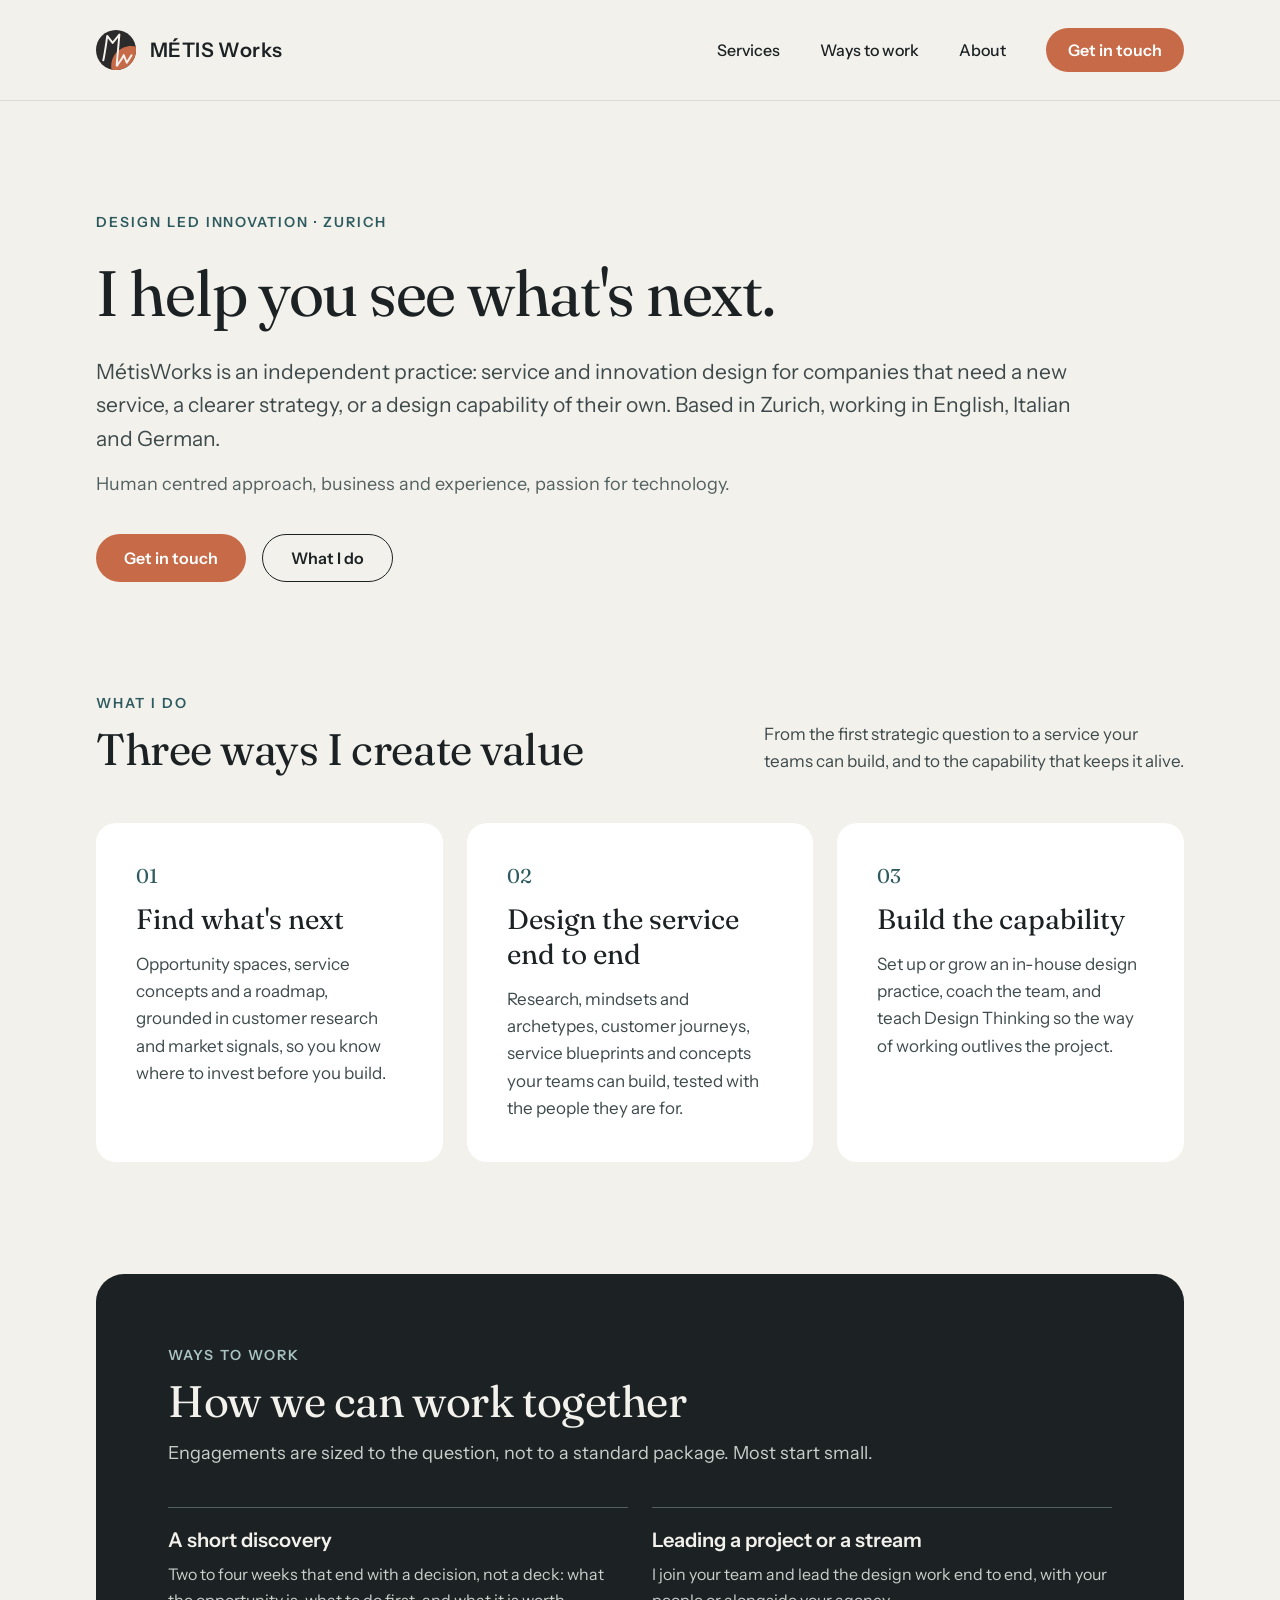
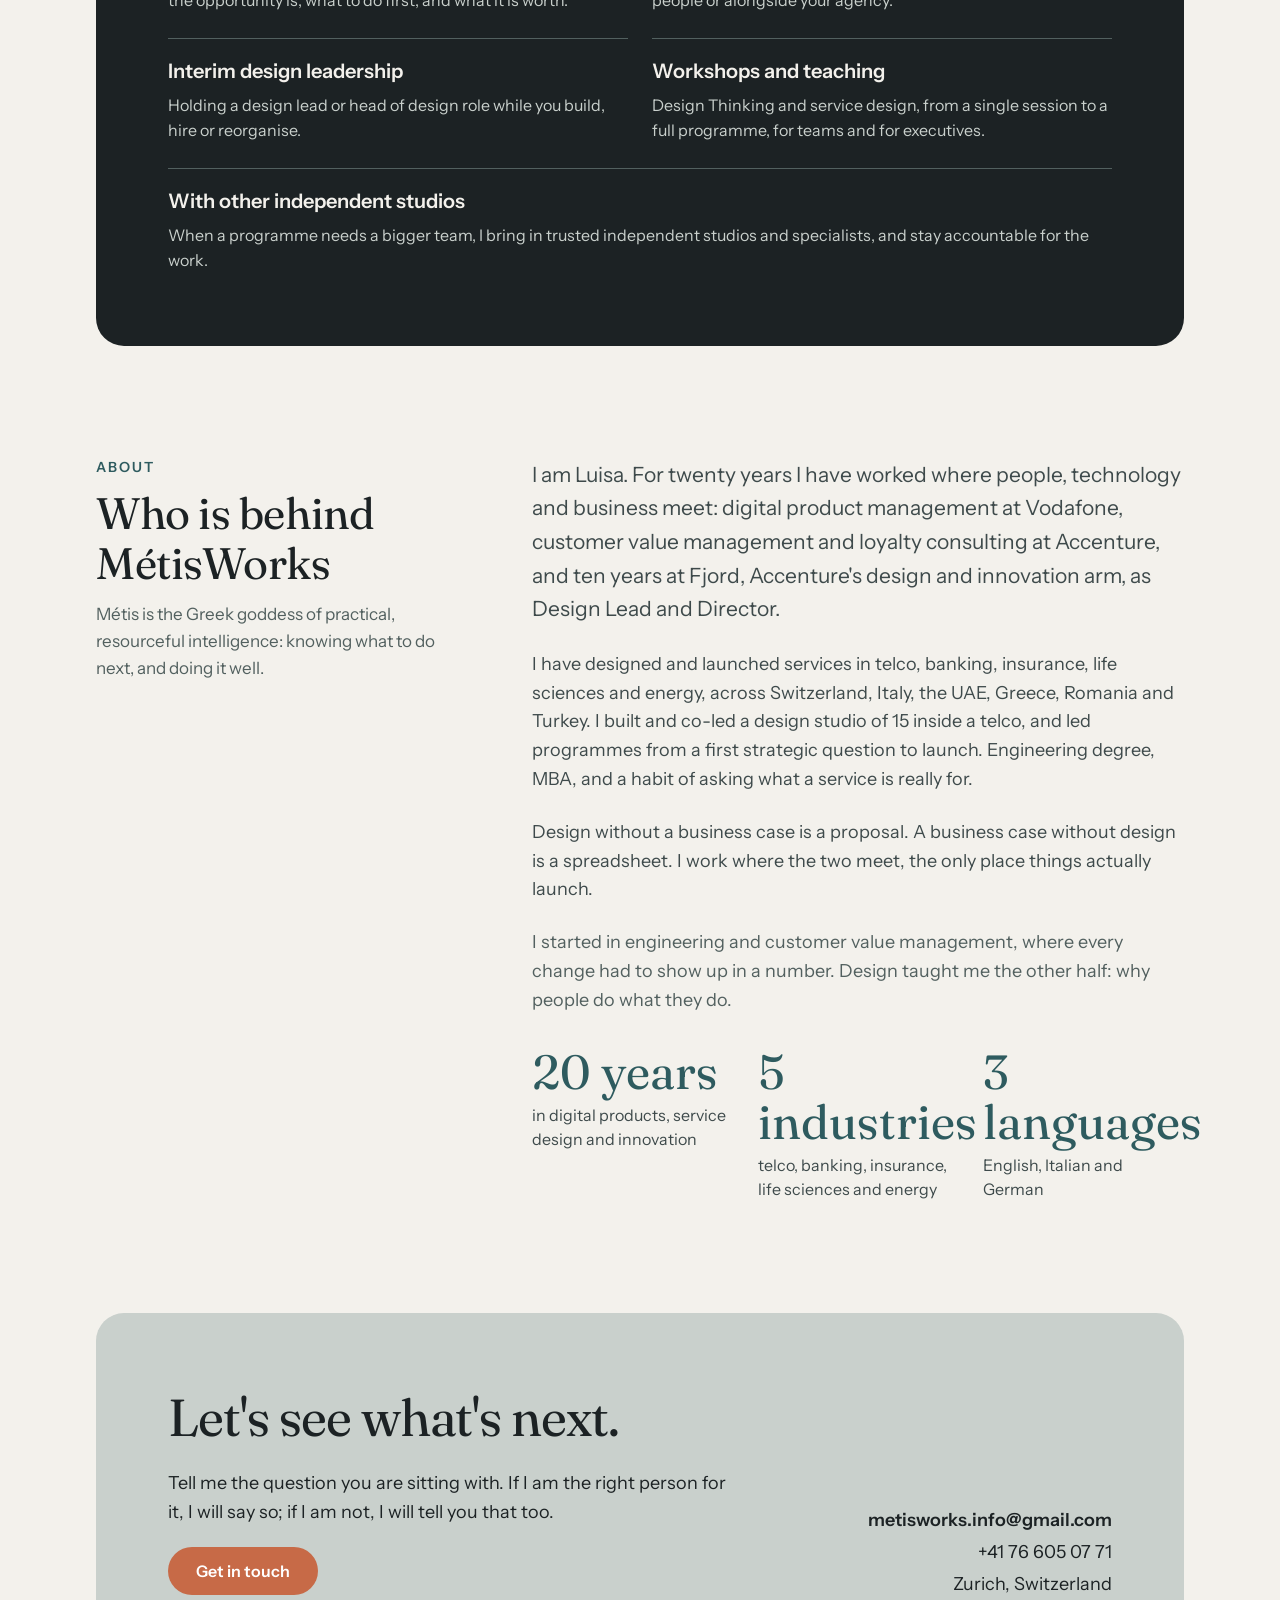
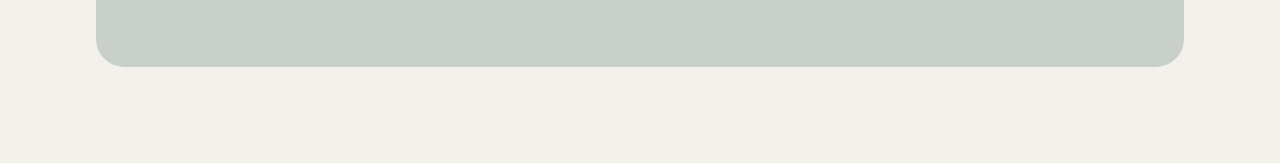
<file: index.html>
<!doctype html>
<html lang="en">
<head>
<meta charset="utf-8">
<meta name="viewport" content="width=device-width, initial-scale=1">
<title>MÉTIS Works — Design Led Innovation</title>
<meta name="description" content="MétisWorks is an independent practice in Zurich: service and innovation design for companies that need a new service, a clearer strategy, or a design capability of their own.">
<meta property="og:title" content="MÉTIS Works — Design Led Innovation">
<meta property="og:description" content="Service and innovation design from Zurich. I help you see what's next.">
<meta property="og:type" content="website">
<meta property="og:url" content="https://metisworks.net/">
<link rel="icon" href="[data-uri]">
<link rel="preconnect" href="https://fonts.googleapis.com">
<link rel="preconnect" href="https://fonts.gstatic.com" crossorigin>
<link href="https://fonts.googleapis.com/css2?family=Fraunces:opsz,wght@9..144,400;9..144,500;9..144,600&amp;family=Instrument+Sans:wght@400;500;600&amp;display=swap" rel="stylesheet">
<style>*{box-sizing:border-box}
html{scroll-behavior:smooth}
html,body{margin:0;background:#F3F1EC;font-family:'Instrument Sans','Helvetica Neue',Helvetica,Arial,sans-serif;color:#1C2224}
a{color:#C76A47;text-decoration:none}a:hover{color:#A9552F;text-decoration:underline}
.frame>header{position:sticky;top:0;z-index:20;background:#F3F1EC}
section[id]{scroll-margin-top:100px}


@media (max-width: 1000px){
  .page [style*="flex-direction: row"], .frame [style*="flex-direction: row"]{flex-wrap:wrap !important}
  .page [style*="flex-direction: row"]>*, .frame [style*="flex-direction: row"]>*{flex-basis:280px !important}
  [style*="padding: 112px 96px"],[style*="padding: 96px 96px"],[style*="padding: 0px 96px"],[style*="padding: 28px 96px"],[style*="padding: 32px 96px"],[style*="padding: 16px 96px"],[style*="padding: 64px 96px"],[style*="padding: 72px 96px"]{padding-left:24px !important;padding-right:24px !important}
  [style*="margin: 96px 96px"]{margin-left:24px !important;margin-right:24px !important}
  [style*="padding: 72px"]{padding:32px !important}
  h1{font-size:40px !important}
  h2{font-size:32px !important}
  nav[aria-label="Main"]{gap:16px !important;flex-wrap:wrap}
  header>*, nav[aria-label="Main"]>*, a[style*="border-radius: 999px"], span[style*="border-radius: 999px"]{flex-basis:auto !important}
  header{gap:16px !important}
}
@media (max-width: 760px){
  .frame header[style*="flex-direction: row"]>*, .page header[style*="flex-direction: row"]>*{flex-basis:auto !important}
  .frame header, .page header{flex-direction:row !important;flex-wrap:wrap !important;align-items:center !important;justify-content:flex-start !important;gap:10px !important;padding:10px 24px !important}
  .frame header>a:first-child, .page header>a:first-child{flex:0 0 auto !important;gap:10px !important;flex-wrap:nowrap !important}
  .frame header>a:first-child>*, .page header>a:first-child>*{flex:0 0 auto !important;flex-basis:auto !important}
  .frame header>a:first-child svg{width:30px !important;height:30px !important}
  .frame header>a:first-child span{font-size:17px !important}
  .frame header nav[aria-label="Main"], .page header nav[aria-label="Main"]{flex:1 1 100% !important;flex-basis:100% !important;flex-wrap:nowrap !important;justify-content:space-between !important;gap:10px !important;font-size:15px !important}
  .frame header nav[aria-label="Main"] a, .page header nav[aria-label="Main"] a{flex:0 0 auto !important;flex-basis:auto !important;min-height:0 !important;padding:0 !important}
  .frame header nav[aria-label="Main"] a[href="#contact"]{min-height:34px !important;padding:0 14px !important}
  .frame header>div:last-child, .page header>div:last-child{flex:0 0 auto !important;flex-basis:auto !important}
}

@media (max-width: 760px){
  .frame header .menu-toggle, .page header .menu-toggle{display:inline-flex !important;flex:0 0 auto !important;flex-basis:auto !important;width:auto !important;margin-left:auto !important;justify-content:center}
  .frame header nav[aria-label="Main"], .page header nav[aria-label="Main"]{display:none !important}
  .frame header.menu-open nav[aria-label="Main"], .page header.menu-open nav[aria-label="Main"]{display:flex !important;flex-direction:column !important;align-items:flex-start !important;flex-basis:100% !important;gap:14px !important;padding:12px 0 6px !important;font-size:17px !important;text-align:left !important}
  .frame header.menu-open nav[aria-label="Main"] a, .page header.menu-open nav[aria-label="Main"] a{padding:0 !important;margin:0 !important;min-height:0 !important;align-self:flex-start !important}
  .frame header.menu-open nav[aria-label="Main"] a[href="#contact"][style*="border-radius: 999px"]{padding:0 18px !important;min-height:40px !important}
}
</style>
</head>
<body>
<div class="frame" style="max-width: 1440px; margin: 0px auto; min-height: 100vh; box-sizing: border-box; background: #F3F1EC; display: flex; flex-direction: column; align-items: stretch;">

<header style="display: flex; flex-direction: row; justify-content: space-between; align-items: center; gap: 48px; padding: 28px 96px; border-bottom: 1px solid #D9DCD7;">
<a href="#top" style="display: flex; flex-direction: row; gap: 14px; align-items: center; color: #1C2224; text-decoration: none;">
<svg width="40" height="40" viewBox="0 0 50 50" fill="none" xmlns="http://www.w3.org/2000/svg" role="img" aria-label="MétisWorks">
<circle cx="25" cy="25" r="25" fill="#2B2B2B"/>
<path d="M44 20C45.9321 20 47.8129 20.2199 49.6191 20.6348C49.8688 22.0523 50 23.5109 50 25C50 38.8071 38.8071 50 25 50C23.0675 50 21.1865 49.7793 19.3799 49.3643C19.1304 47.9471 19 46.4887 19 45C19 31.1929 30.1929 20 44 20Z" fill="#C76A47"/>
<path d="M9.04 37.6C9.04 40.12 12.82 17.86 14.027 7.36L20.8 16.18L29.2 5.68L25.84 44.32" fill="none" stroke="#F6F3EF" stroke-width="2.44" stroke-linecap="round" stroke-linejoin="round"/>
<path d="M26.68 44.32C26.68 43.648 32.7 35.92 34.66 31.3L38.44 40.96L44.32 31.72" fill="none" stroke="#F6F3EF" stroke-width="2.44" stroke-linecap="round" stroke-linejoin="round"/>
</svg>
<span style="font-size: 20px; font-weight: 600; letter-spacing: 0.02em;">MÉTIS Works</span>
</a>
<button type="button" class="menu-toggle" aria-expanded="false" aria-label="Menu" style="display:none;align-items:center;gap:8px;min-height:36px;padding:0 14px;border-radius:999px;border:1px solid #1C2224;background:transparent;color:#1C2224;font:600 15px inherit;cursor:pointer;">Menu</button><nav aria-label="Main" style="display: flex; flex-direction: row; gap: 40px; align-items: center; font-size: 16px; font-weight: 500;">
<a href="#services" style="color: #1C2224;">Services</a>
<a href="#ways" style="color: #1C2224;">Ways to work</a>
<a href="#about" style="color: #1C2224;">About</a>
<a href="#contact" style="display: inline-flex; align-items: center; min-height: 44px; padding: 0px 22px; border-radius: 999px; background: #C76A47; color: #FFFFFF; font-weight: 600;">Get in touch</a>
</nav>
</header>

<section id="top" style="display: flex; flex-direction: column; gap: 64px; align-items: stretch; padding: 112px 96px 96px;">
<div style="display: flex; flex-direction: column; gap: 28px; max-width: 980px;">
<div style="font-size: 14px; font-weight: 600; letter-spacing: 0.14em; color: #2E5B5F;">DESIGN LED INNOVATION · ZURICH</div>
<h1 style="margin: 0px; font-family: 'Fraunces', Georgia, serif; font-weight: 400; font-size: 64px; line-height: 1.06; letter-spacing: -0.02em;">I help you see what's next.</h1>
<div style="display: flex; flex-direction: column; gap: 14px;">
<p style="margin: 0px; font-size: 21px; line-height: 1.6; color: #3E4A4B;">MétisWorks is an independent practice: service and innovation design for companies that need a new service, a clearer strategy, or a design capability of their own. Based in Zurich, working in English, Italian and German.</p>
<p style="margin: 0px; font-size: 18px; line-height: 1.6; color: #52605F;">Human centred approach, business and experience, passion for technology.</p>
</div>
<div style="display: flex; flex-direction: row; gap: 16px; align-items: center; padding-top: 8px;">
<a href="#contact" style="display: inline-flex; align-items: center; min-height: 48px; padding: 0px 28px; border-radius: 999px; background: #C76A47; color: #FFFFFF; font-size: 16px; font-weight: 600;">Get in touch</a>
<a href="#services" style="display: inline-flex; align-items: center; min-height: 48px; padding: 0px 28px; border-radius: 999px; border: 1px solid #1C2224; color: #1C2224; font-size: 16px; font-weight: 600;">What I do</a>
</div>
</div>
</section>

<section id="services" style="display: flex; flex-direction: column; gap: 48px; padding: 16px 96px 0px;">
<div style="display: flex; flex-direction: row; gap: 32px; align-items: flex-end;">
<div style="display: flex; flex-direction: column; gap: 12px; flex: 1 1 0px; min-width: 0px;">
<div style="font-size: 14px; font-weight: 600; letter-spacing: 0.14em; color: #2E5B5F;">WHAT I DO</div>
<h2 style="margin: 0px; font-family: 'Fraunces', Georgia, serif; font-weight: 400; font-size: 44px; line-height: 1.15; letter-spacing: -0.01em;">Three ways I create value</h2>
</div>
<p style="margin: 0px; font-size: 17px; line-height: 1.6; color: #3E4A4B; flex: 0 1 420px;">From the first strategic question to a service your teams can build, and to the capability that keeps it alive.</p>
</div>
<div style="display: flex; flex-direction: row; gap: 24px; align-items: stretch;">
<div style="display: flex; flex-direction: column; gap: 14px; flex: 1 1 0px; min-width: 0px; padding: 40px; background: #FFFFFF; border-radius: 20px;">
<div style="font-family: 'Fraunces', Georgia, serif; font-size: 20px; color: #2E5B5F;">01</div>
<h3 style="margin: 0px; font-family: 'Fraunces', Georgia, serif; font-weight: 400; font-size: 28px; line-height: 1.25;">Find what's next</h3>
<p style="margin: 0px; font-size: 17px; line-height: 1.6; color: #3E4A4B;">Opportunity spaces, service concepts and a roadmap, grounded in customer research and market signals, so you know where to invest before you build.</p>
</div>
<div style="display: flex; flex-direction: column; gap: 14px; flex: 1 1 0px; min-width: 0px; padding: 40px; background: #FFFFFF; border-radius: 20px;">
<div style="font-family: 'Fraunces', Georgia, serif; font-size: 20px; color: #2E5B5F;">02</div>
<h3 style="margin: 0px; font-family: 'Fraunces', Georgia, serif; font-weight: 400; font-size: 28px; line-height: 1.25;">Design the service end to end</h3>
<p style="margin: 0px; font-size: 17px; line-height: 1.6; color: #3E4A4B;">Research, mindsets and archetypes, customer journeys, service blueprints and concepts your teams can build, tested with the people they are for.</p>
</div>
<div style="display: flex; flex-direction: column; gap: 14px; flex: 1 1 0px; min-width: 0px; padding: 40px; background: #FFFFFF; border-radius: 20px;">
<div style="font-family: 'Fraunces', Georgia, serif; font-size: 20px; color: #2E5B5F;">03</div>
<h3 style="margin: 0px; font-family: 'Fraunces', Georgia, serif; font-weight: 400; font-size: 28px; line-height: 1.25;">Build the capability</h3>
<p style="margin: 0px; font-size: 17px; line-height: 1.6; color: #3E4A4B;">Set up or grow an in-house design practice, coach the team, and teach Design Thinking so the way of working outlives the project.</p>
</div>
</div>
</section>

<section id="ways" style="display: flex; flex-direction: column; padding: 112px 96px 0px;">
<div style="display: flex; flex-direction: column; gap: 40px; padding: 72px; background: #1C2224; border-radius: 28px;">
<div style="display: flex; flex-direction: column; gap: 12px;">
<div style="font-size: 14px; font-weight: 600; letter-spacing: 0.14em; color: #A9C4C2;">WAYS TO WORK</div>
<h2 style="margin: 0px; font-family: 'Fraunces', Georgia, serif; font-weight: 400; font-size: 44px; line-height: 1.15; letter-spacing: -0.01em; color: #F3F1EC;">How we can work together</h2>
<p style="margin: 0px; font-size: 18px; line-height: 1.6; color: #C9D0CC; max-width: 820px;">Engagements are sized to the question, not to a standard package. Most start small.</p>
</div>
<div style="display: flex; flex-direction: row; gap: 24px; align-items: stretch; flex-wrap: wrap;">
<div style="display: flex; flex-direction: column; gap: 10px; flex: 1 1 300px; min-width: 0px; padding-top: 20px; border-top: 1px solid #52605F;">
<h3 style="margin: 0px; font-size: 20px; font-weight: 600; color: #F3F1EC;">A short discovery</h3>
<p style="margin: 0px; font-size: 16px; line-height: 1.6; color: #C9D0CC;">Two to four weeks that end with a decision, not a deck: what the opportunity is, what to do first, and what it is worth.</p>
</div>
<div style="display: flex; flex-direction: column; gap: 10px; flex: 1 1 300px; min-width: 0px; padding-top: 20px; border-top: 1px solid #52605F;">
<h3 style="margin: 0px; font-size: 20px; font-weight: 600; color: #F3F1EC;">Leading a project or a stream</h3>
<p style="margin: 0px; font-size: 16px; line-height: 1.6; color: #C9D0CC;">I join your team and lead the design work end to end, with your people or alongside your agency.</p>
</div>
<div style="display: flex; flex-direction: column; gap: 10px; flex: 1 1 300px; min-width: 0px; padding-top: 20px; border-top: 1px solid #52605F;">
<h3 style="margin: 0px; font-size: 20px; font-weight: 600; color: #F3F1EC;">Interim design leadership</h3>
<p style="margin: 0px; font-size: 16px; line-height: 1.6; color: #C9D0CC;">Holding a design lead or head of design role while you build, hire or reorganise.</p>
</div>
<div style="display: flex; flex-direction: column; gap: 10px; flex: 1 1 300px; min-width: 0px; padding-top: 20px; border-top: 1px solid #52605F;">
<h3 style="margin: 0px; font-size: 20px; font-weight: 600; color: #F3F1EC;">Workshops and teaching</h3>
<p style="margin: 0px; font-size: 16px; line-height: 1.6; color: #C9D0CC;">Design Thinking and service design, from a single session to a full programme, for teams and for executives.</p>
</div>
<div style="display: flex; flex-direction: column; gap: 10px; flex: 1 1 300px; min-width: 0px; padding-top: 20px; border-top: 1px solid #52605F;">
<h3 style="margin: 0px; font-size: 20px; font-weight: 600; color: #F3F1EC;">With other independent studios</h3>
<p style="margin: 0px; font-size: 16px; line-height: 1.6; color: #C9D0CC;">When a programme needs a bigger team, I bring in trusted independent studios and specialists, and stay accountable for the work.</p>
</div>
</div>
</div>
</section>

<section id="about" style="display: flex; flex-direction: row; gap: 64px; align-items: flex-start; padding: 112px 96px 0px;">
<div style="display: flex; flex-direction: column; gap: 12px; flex: 4 1 0px; min-width: 0px;">
<div style="font-size: 14px; font-weight: 600; letter-spacing: 0.14em; color: #2E5B5F;">ABOUT</div>
<h2 style="margin: 0px; font-family: 'Fraunces', Georgia, serif; font-weight: 400; font-size: 44px; line-height: 1.15; letter-spacing: -0.01em;">Who is behind MétisWorks</h2>
<p style="margin: 0px; font-size: 17px; line-height: 1.6; color: #52605F;">Métis is the Greek goddess of practical, resourceful intelligence: knowing what to do next, and doing it well.</p>
</div>
<div style="display: flex; flex-direction: column; gap: 24px; flex: 7 1 0px; min-width: 0px;">
<p style="margin: 0px; font-size: 21px; line-height: 1.6; color: #3E4A4B;">I am Luisa. For twenty years I have worked where people, technology and business meet: digital product management at Vodafone, customer value management and loyalty consulting at Accenture, and ten years at Fjord, Accenture's design and innovation arm, as Design Lead and Director.</p>
<p style="margin: 0px; font-size: 18px; line-height: 1.6; color: #3E4A4B;">I have designed and launched services in telco, banking, insurance, life sciences and energy, across Switzerland, Italy, the UAE, Greece, Romania and Turkey. I built and co-led a design studio of 15 inside a telco, and led programmes from a first strategic question to launch. Engineering degree, MBA, and a habit of asking what a service is really for.</p>
<p style="margin: 0px; font-size: 18px; line-height: 1.6; color: #3E4A4B;">Design without a business case is a proposal. A business case without design is a spreadsheet. I work where the two meet, the only place things actually launch.</p>
<p style="margin: 0px; font-size: 18px; line-height: 1.6; color: #52605F;">I started in engineering and customer value management, where every change had to show up in a number. Design taught me the other half: why people do what they do.</p>
<div style="display: flex; flex-direction: row; gap: 24px; align-items: stretch; padding-top: 8px;">
<div style="display: flex; flex-direction: column; gap: 6px; flex: 1 1 0px; min-width: 0px;">
<div style="font-family: 'Fraunces', Georgia, serif; font-size: 48px; line-height: 1.05; color: #2E5B5F;">20 years</div>
<div style="font-size: 16px; line-height: 1.5; color: #3E4A4B;">in digital products, service design and innovation</div>
</div>
<div style="display: flex; flex-direction: column; gap: 6px; flex: 1 1 0px; min-width: 0px;">
<div style="font-family: 'Fraunces', Georgia, serif; font-size: 48px; line-height: 1.05; color: #2E5B5F;">5 industries</div>
<div style="font-size: 16px; line-height: 1.5; color: #3E4A4B;">telco, banking, insurance, life sciences and energy</div>
</div>
<div style="display: flex; flex-direction: column; gap: 6px; flex: 1 1 0px; min-width: 0px;">
<div style="font-family: 'Fraunces', Georgia, serif; font-size: 48px; line-height: 1.05; color: #2E5B5F;">3 languages</div>
<div style="font-size: 16px; line-height: 1.5; color: #3E4A4B;">English, Italian and German</div>
</div>
</div>
</div>
</section>

<section id="contact" style="display: flex; flex-direction: column; padding: 112px 96px 96px;">
<div style="display: flex; flex-direction: row; gap: 48px; justify-content: space-between; align-items: flex-end; padding: 72px; background: #C9D0CC; border-radius: 28px;">
<div style="display: flex; flex-direction: column; gap: 20px; flex: 1 1 0px; min-width: 0px;">
<h2 style="margin: 0px; font-family: 'Fraunces', Georgia, serif; font-weight: 400; font-size: 52px; letter-spacing: -0.02em;">Let's see what's next.</h2>
<p style="margin: 0px; font-size: 18px; line-height: 1.6; color: #1C2224; max-width: 560px;">Tell me the question you are sitting with. If I am the right person for it, I will say so; if I am not, I will tell you that too.</p>
<a href="mailto:metisworks.info@gmail.com" style="display: inline-flex; align-self: flex-start; align-items: center; min-height: 48px; padding: 0px 28px; border-radius: 999px; background: #C76A47; color: #FFFFFF; font-size: 16px; font-weight: 600;">Get in touch</a>
</div>
<div style="display: flex; flex-direction: column; gap: 10px; align-items: flex-end; font-size: 18px;">
<a href="mailto:metisworks.info@gmail.com" style="color: #1C2224; font-weight: 600;">metisworks.info@gmail.com</a>
<a href="tel:+41766050771" style="color: #1C2224;">+41 76 605 07 71</a>
<span style="color: #1C2224;">Zurich, Switzerland</span>
</div>
</div>
</section>

</div>

<script>
(function(){
  document.querySelectorAll('header').forEach(function(h){
    var btn = h.querySelector('.menu-toggle'), nav = h.querySelector('nav[aria-label="Main"]');
    if (!btn || !nav) return;
    btn.addEventListener('click', function(){
      var open = h.classList.toggle('menu-open');
      btn.setAttribute('aria-expanded', open ? 'true' : 'false');
    });
    nav.addEventListener('click', function(e){
      if (e.target.tagName === 'A') { h.classList.remove('menu-open'); btn.setAttribute('aria-expanded','false'); }
    });
  });
})();
</script>

</body>
</html>
</file>
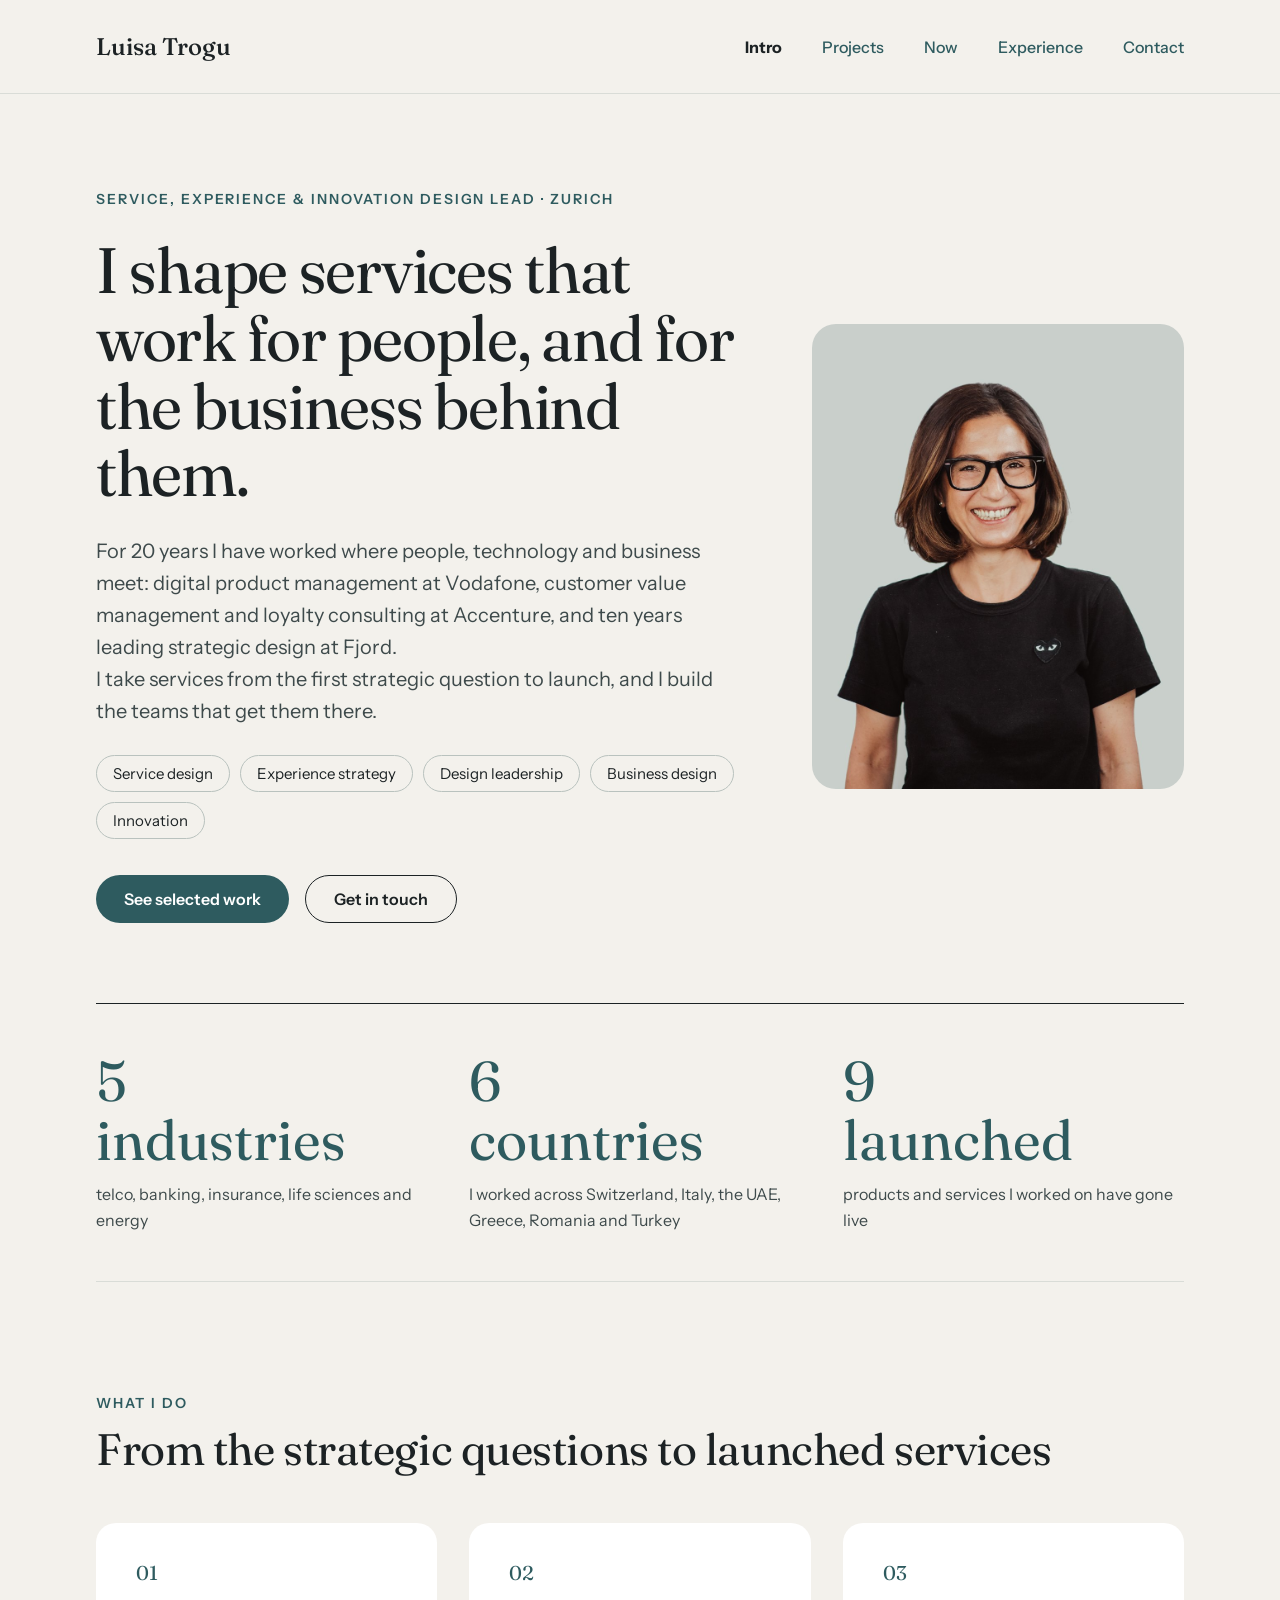
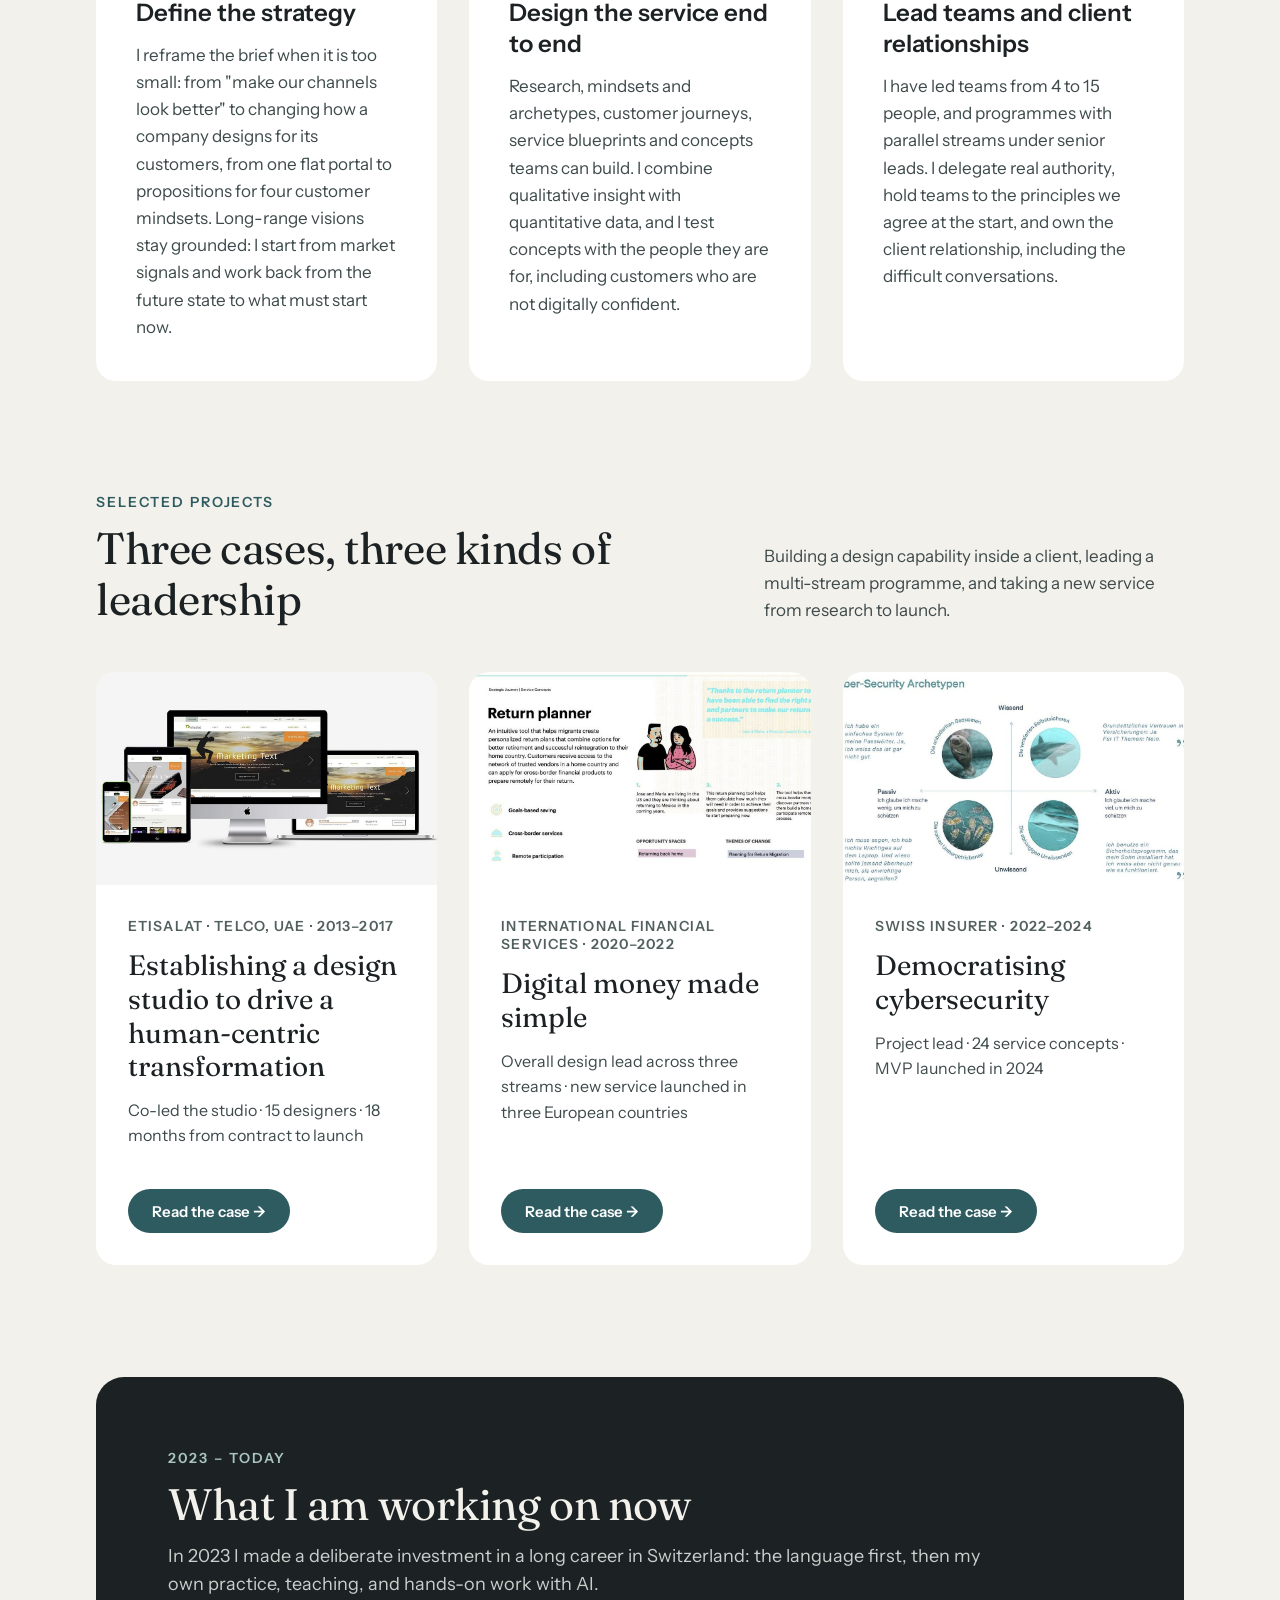
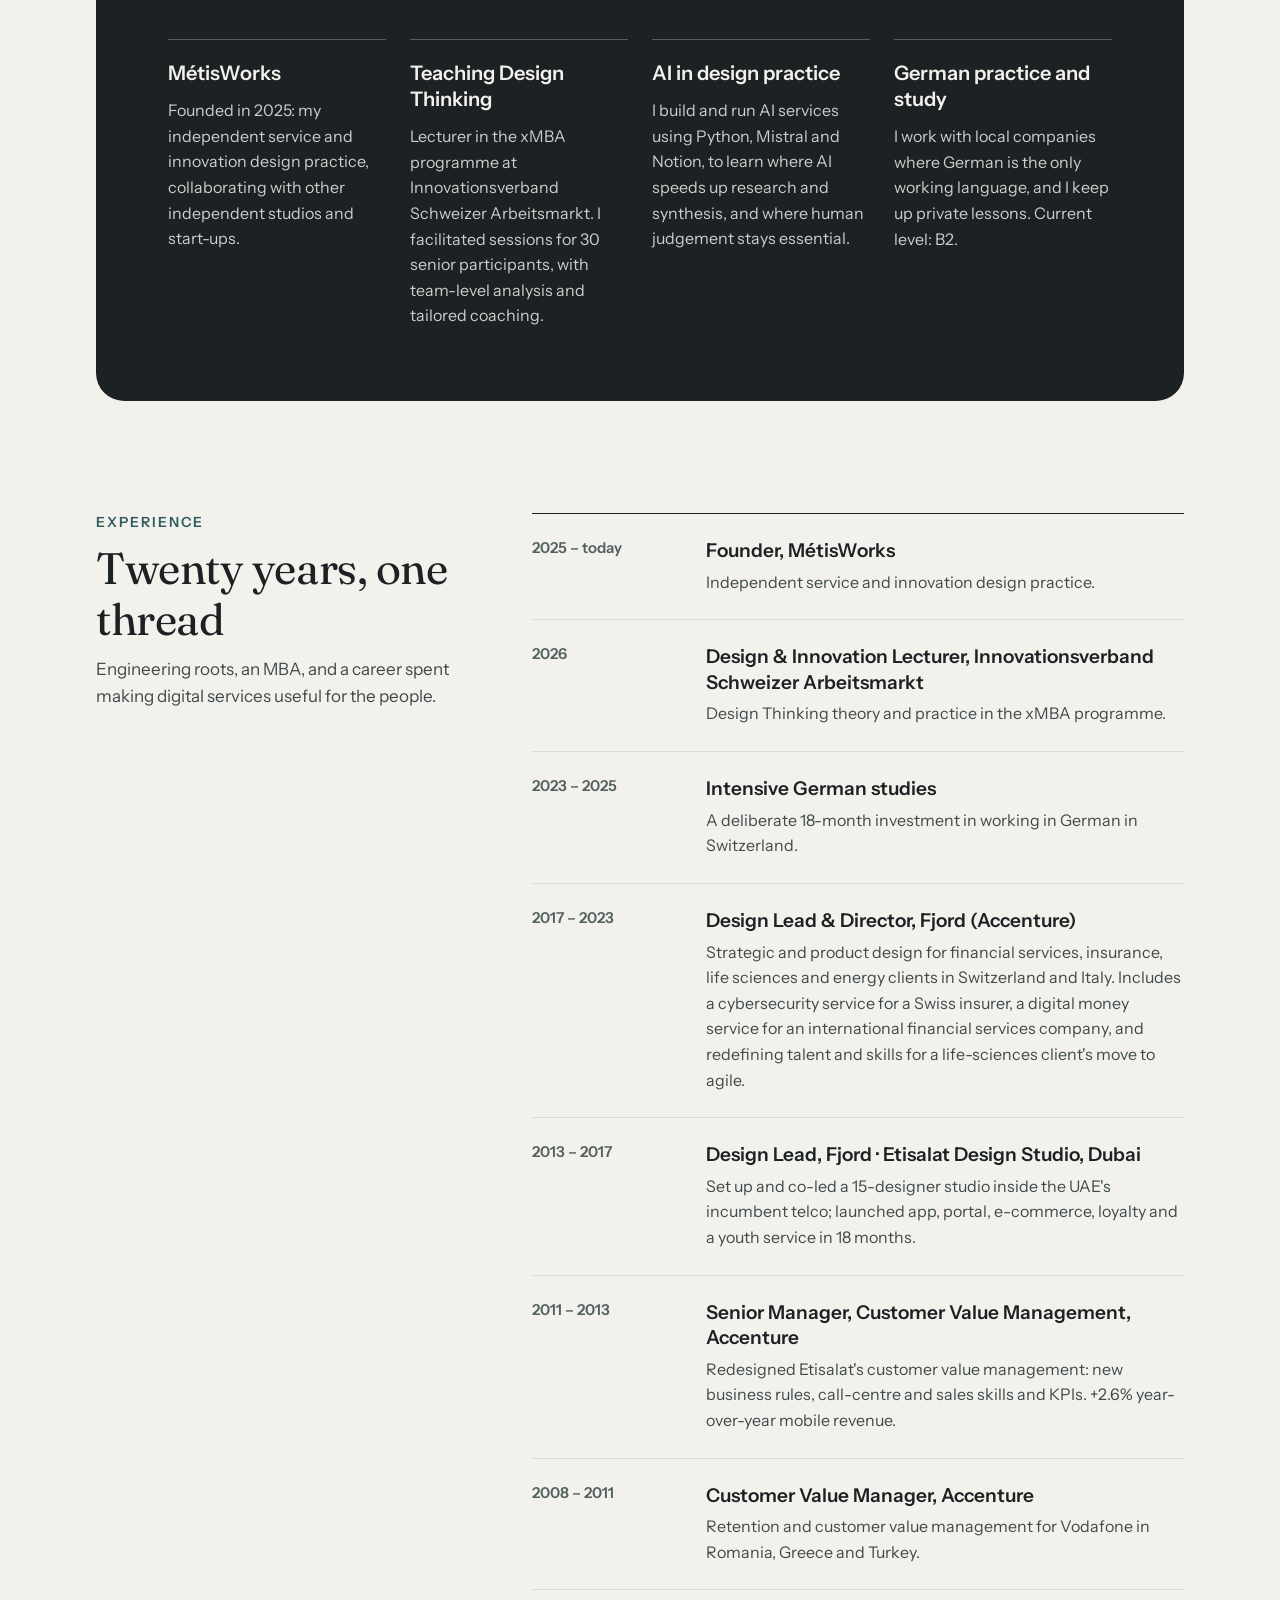
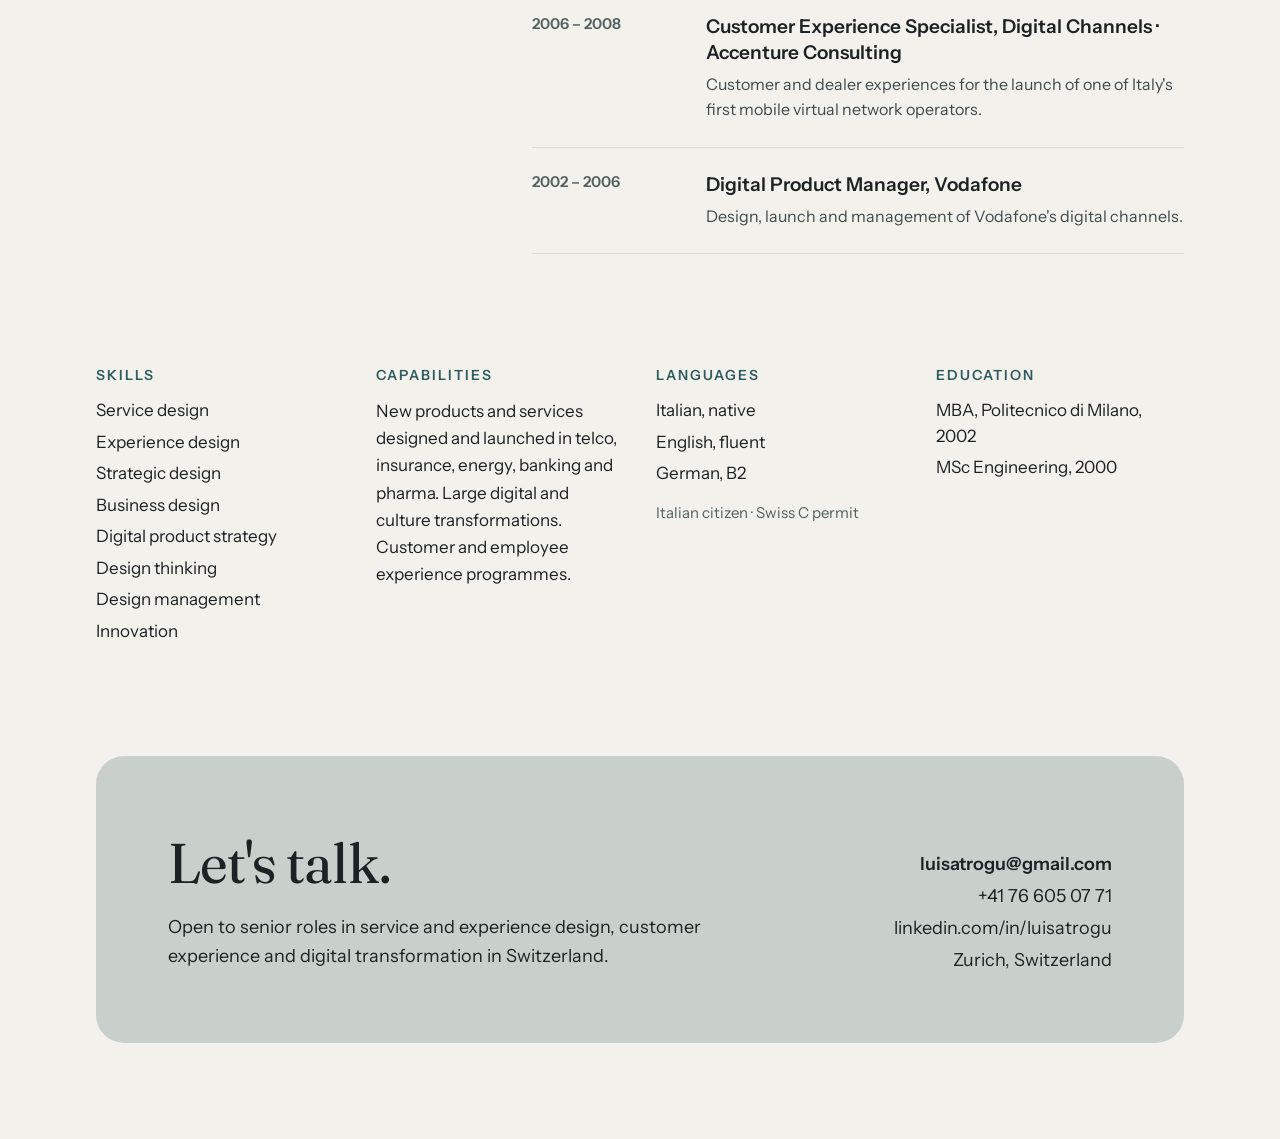
<file: lut-portfolio/index.html>
<!doctype html>
<html lang="en">
<head>
<meta charset="utf-8">
<meta name="robots" content="noindex">
<meta http-equiv="refresh" content="0; url=/LuT-Portfolio/">
<link rel="canonical" href="https://metisworks.net/LuT-Portfolio/">
<title>Luisa Trogu — Selected work</title>
<script>location.replace("/LuT-Portfolio/" + location.hash);</script>
</head>
<body style="margin:0;background:#F3F1EC;font-family:Helvetica,Arial,sans-serif;padding:48px">
<p><a href="/LuT-Portfolio/">Continue to Luisa Trogu — Selected work</a></p>
</body>
</html>
</file>
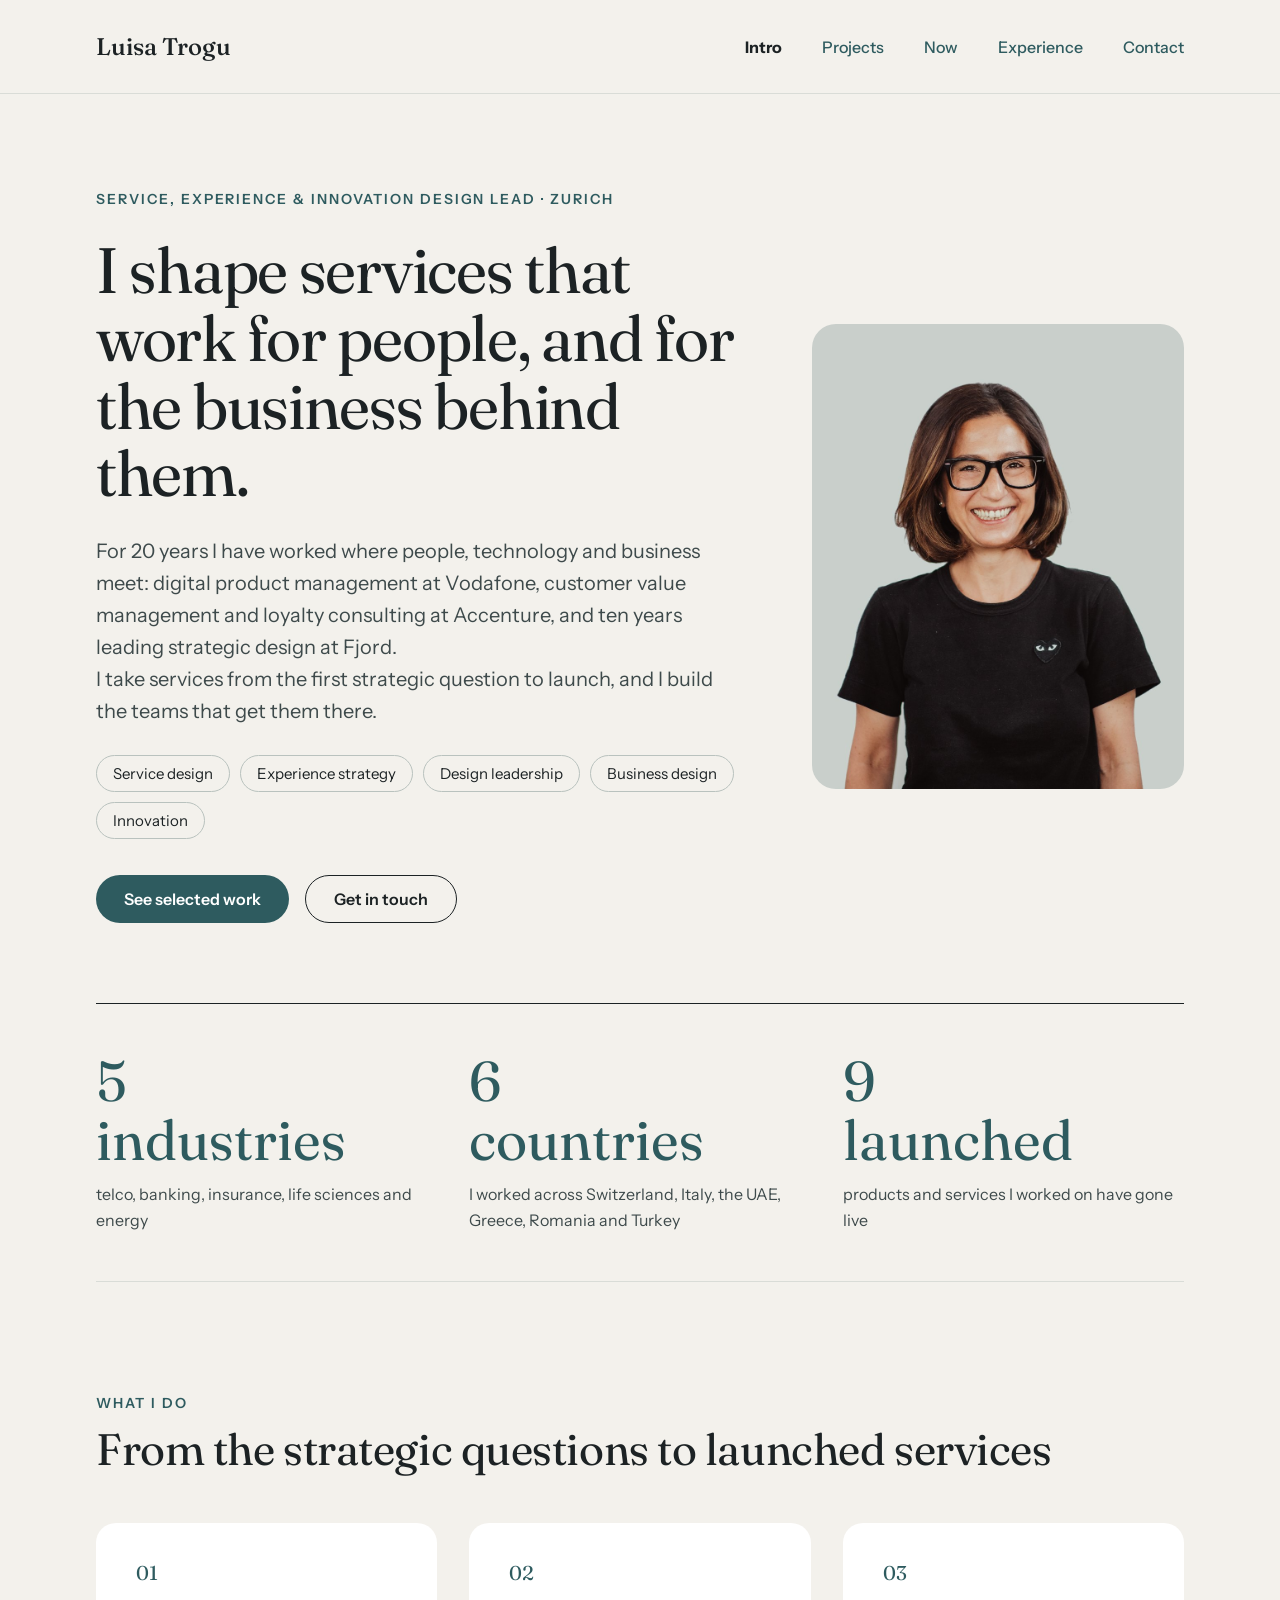
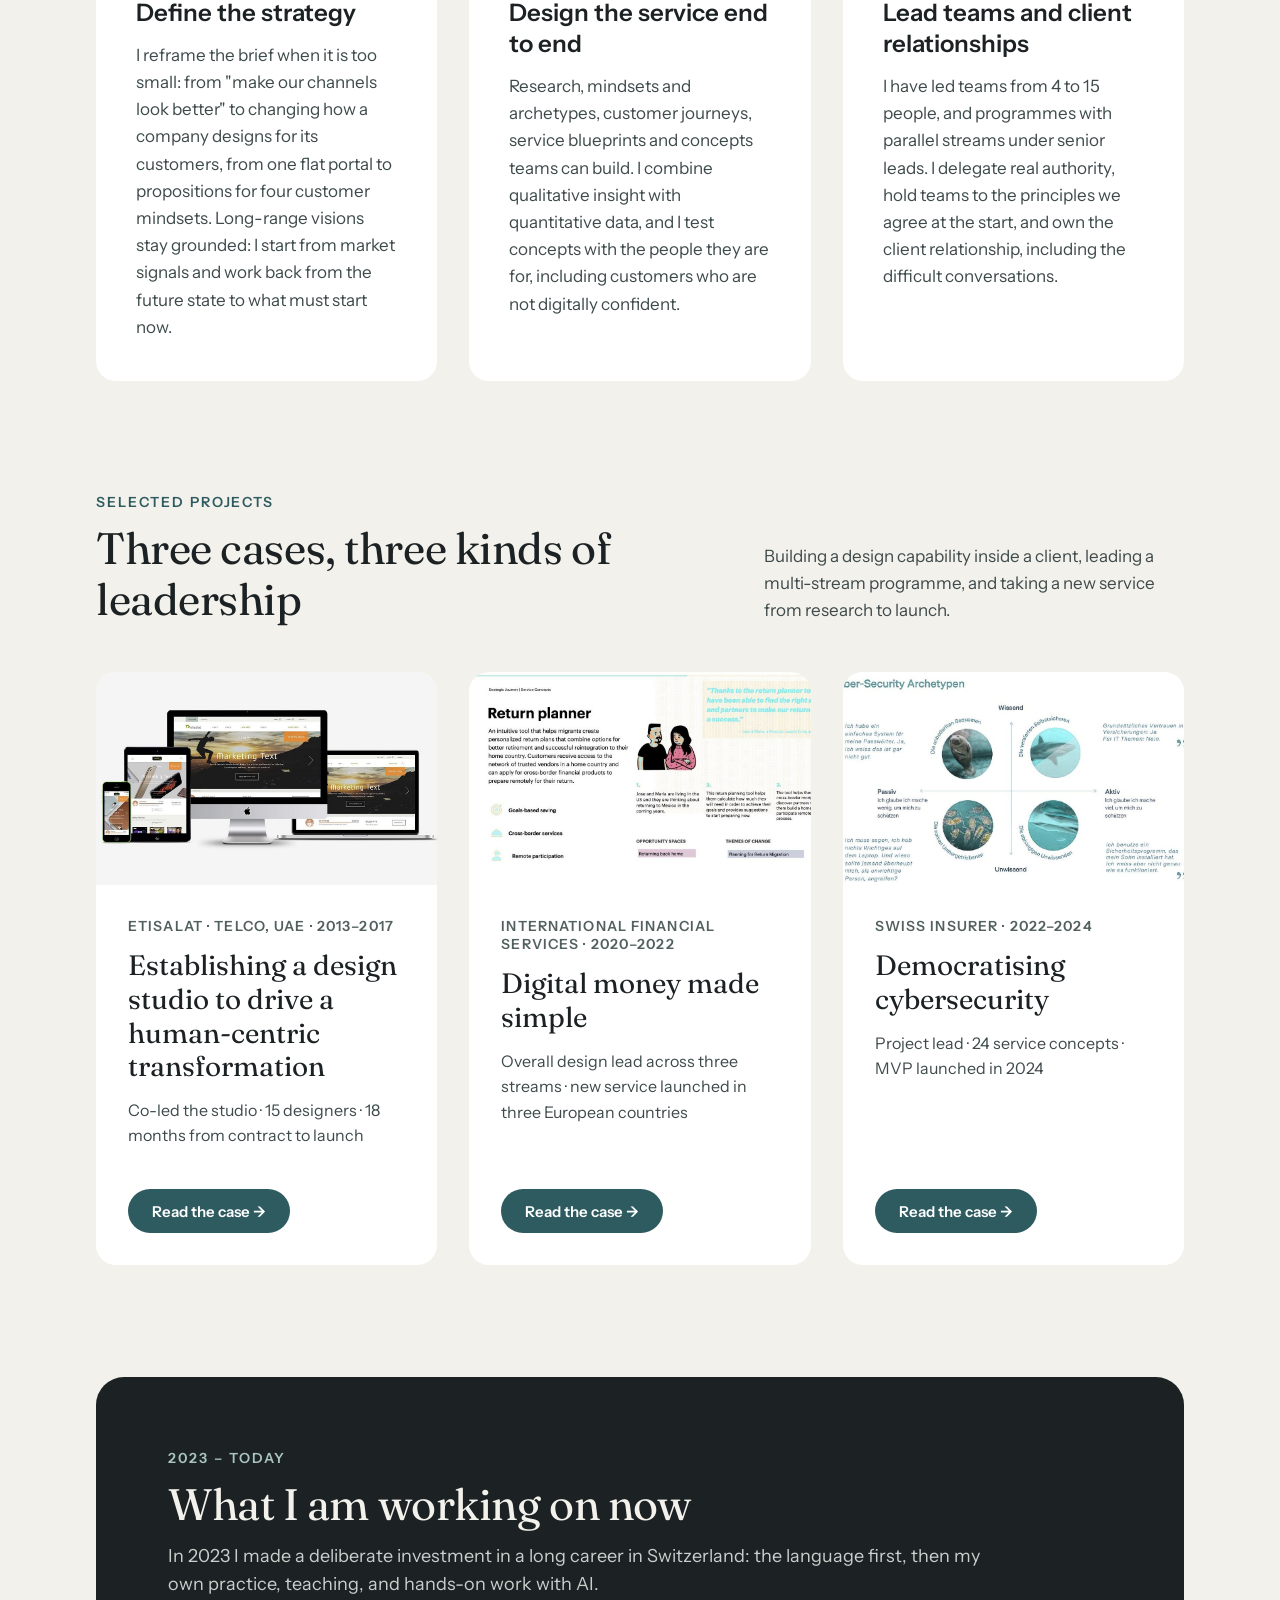
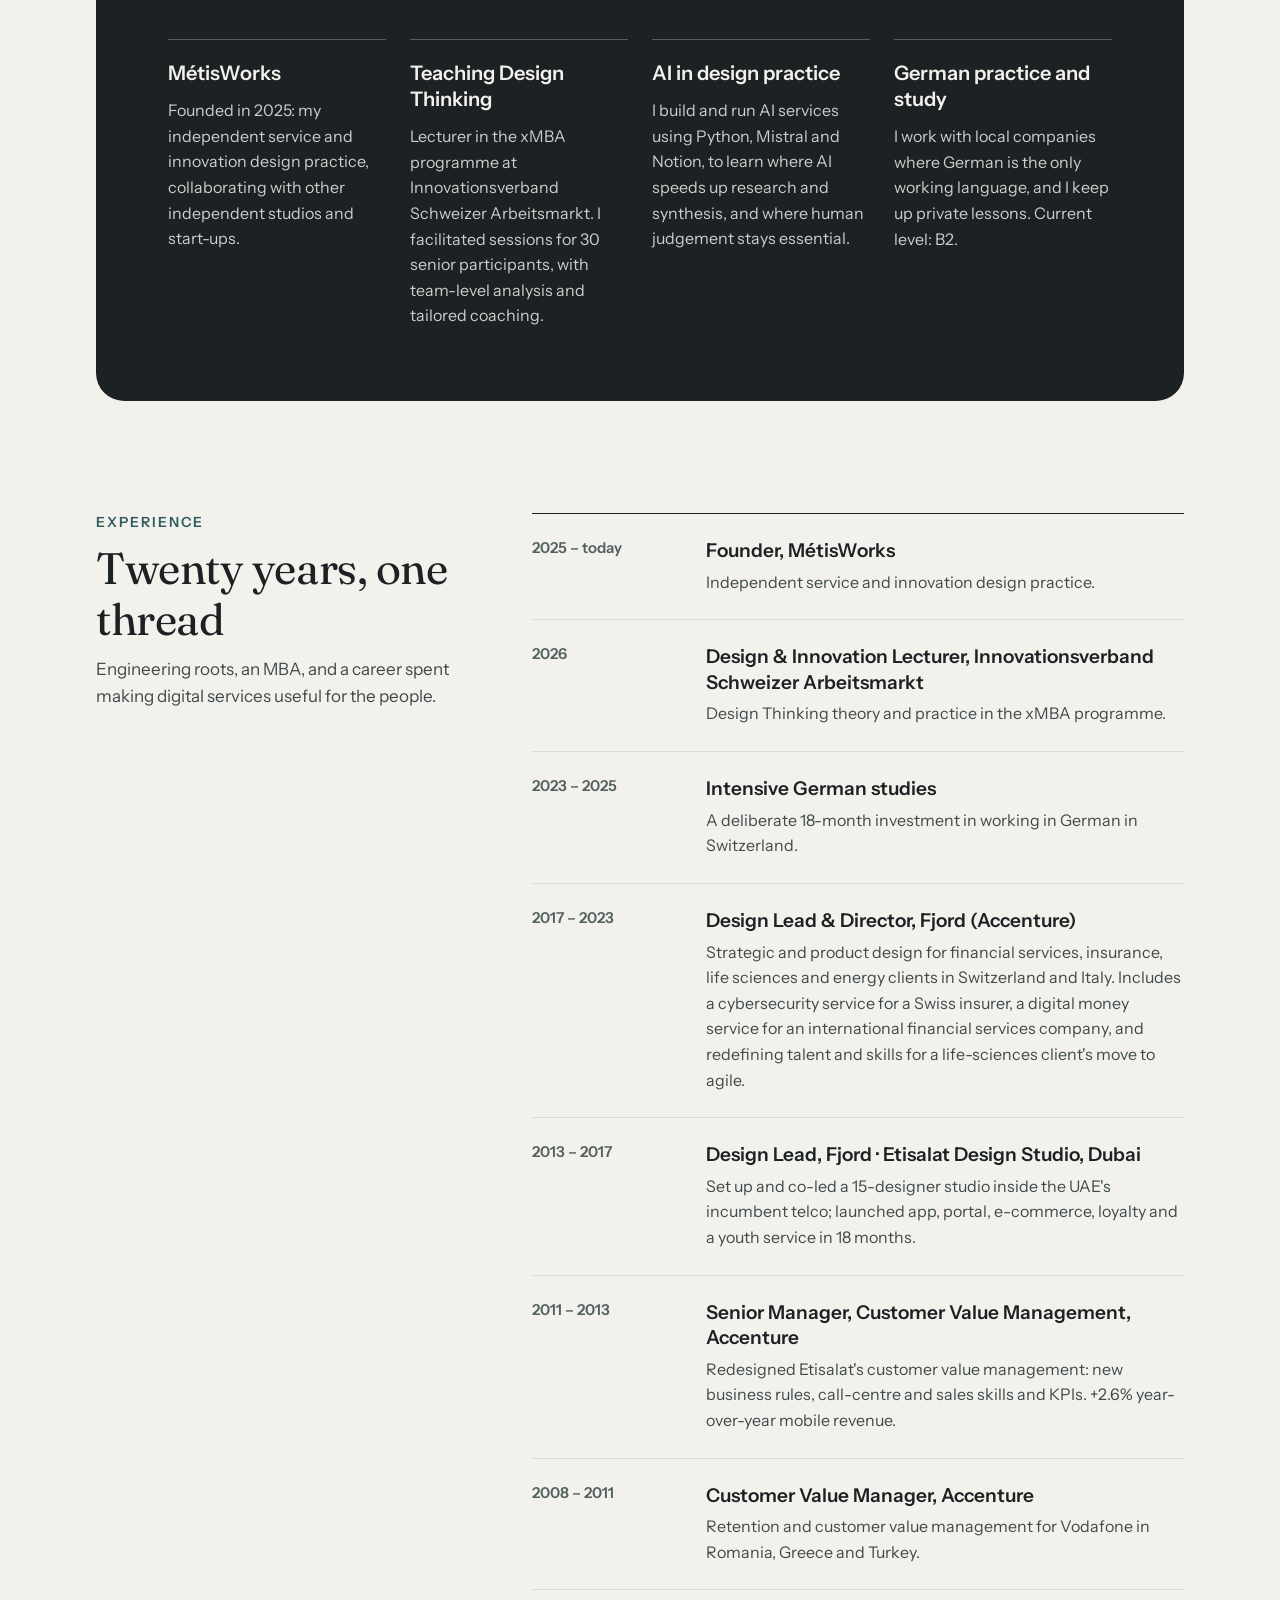
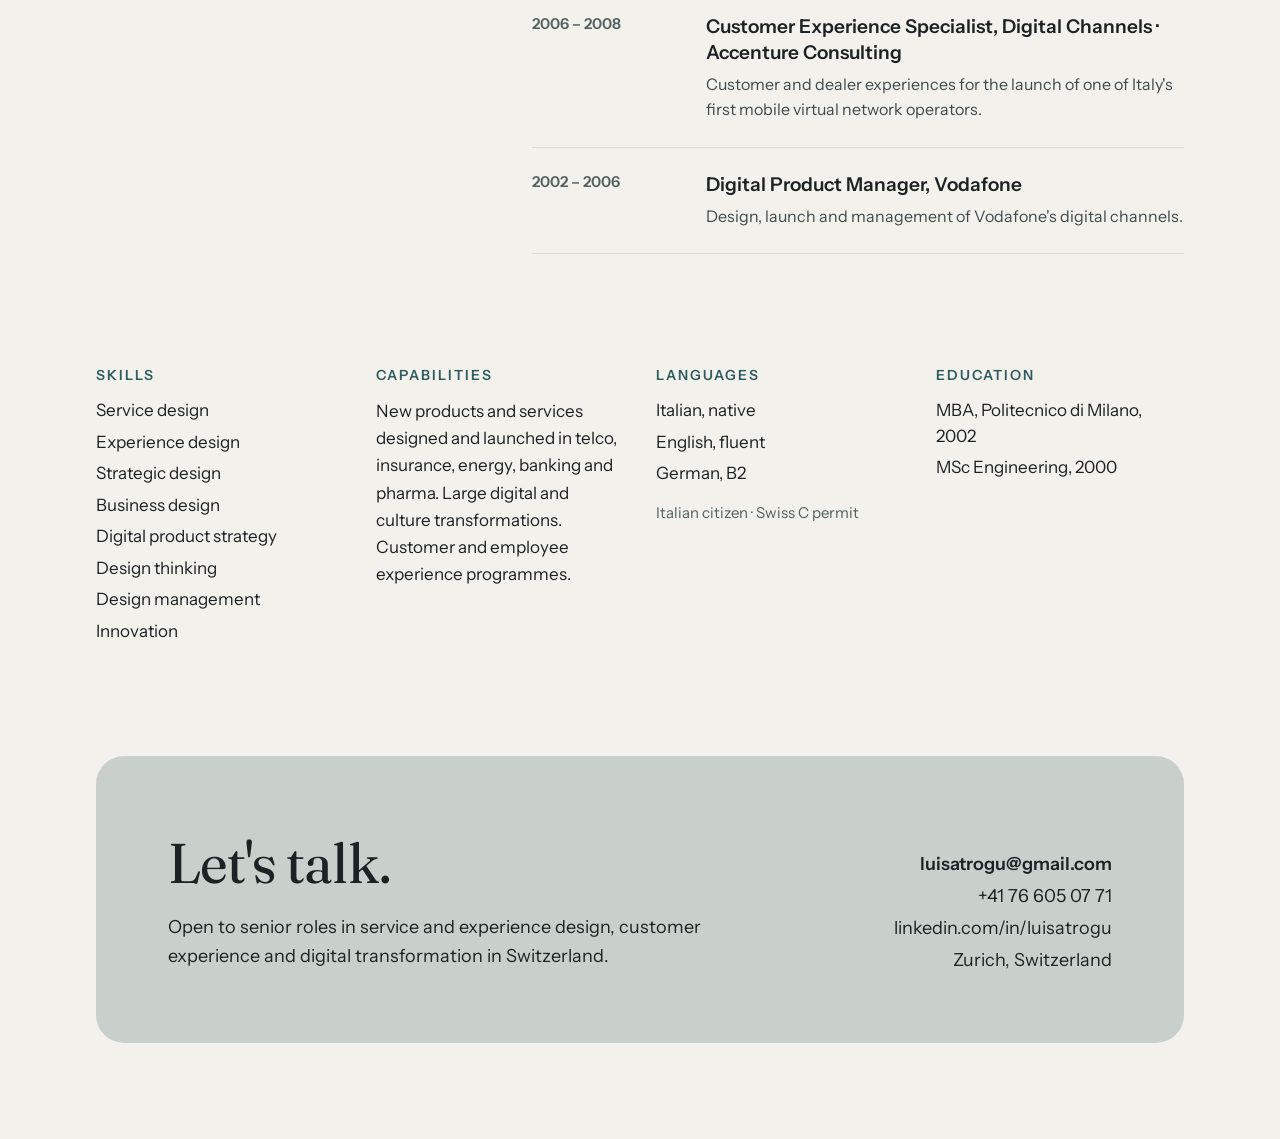
<file: LuT-Portfolio/index.html>
<!doctype html>
<html lang="en">
<head>
<meta charset="utf-8">
<meta name="viewport" content="width=device-width, initial-scale=1">
<title>Luisa Trogu — Selected work</title>
<meta name="description" content="Selected service and experience design work: a design studio built inside a telco, a digital money programme, and a cybersecurity service from research to launch.">
<meta name="robots" content="noindex">
<meta property="og:title" content="Luisa Trogu — Selected work">
<meta property="og:description" content="Service and experience design: three cases, three kinds of leadership.">
<meta property="og:type" content="website">
<meta property="og:url" content="https://metisworks.net/LuT-Portfolio/">
<link rel="icon" href="[data-uri]">
<link rel="preconnect" href="https://fonts.googleapis.com">
<link rel="preconnect" href="https://fonts.gstatic.com" crossorigin>
<link href="https://fonts.googleapis.com/css2?family=Fraunces:opsz,wght@9..144,400;9..144,500;9..144,600&amp;family=Instrument+Sans:wght@400;500;600&amp;display=swap" rel="stylesheet">
<style>*{box-sizing:border-box}
html,body{margin:0;background:#F3F1EC;font-family:'Instrument Sans','Helvetica Neue',Helvetica,Arial,sans-serif;color:#1C2224}
a{color:#2E5B5F;text-decoration:none}a:hover{color:#1C3A3D;text-decoration:underline}
.page{display:none}.page.active{display:block}
.frame>div:last-child{display:none}
.page > div > header{position:sticky;top:0;z-index:20;background:#F3F1EC}
.page section[id],.page footer[id]{scroll-margin-top:112px}
.page nav[aria-label="Main"] a.current{font-weight:700;color:#1C2224}
img{max-width:100%}


@media (max-width: 1000px){
  .page [style*="flex-direction: row"], .frame [style*="flex-direction: row"]{flex-wrap:wrap !important}
  .page [style*="flex-direction: row"]>*, .frame [style*="flex-direction: row"]>*{flex-basis:280px !important}
  [style*="padding: 112px 96px"],[style*="padding: 96px 96px"],[style*="padding: 0px 96px"],[style*="padding: 28px 96px"],[style*="padding: 32px 96px"],[style*="padding: 16px 96px"],[style*="padding: 64px 96px"],[style*="padding: 72px 96px"]{padding-left:24px !important;padding-right:24px !important}
  [style*="margin: 96px 96px"]{margin-left:24px !important;margin-right:24px !important}
  [style*="padding: 72px"]{padding:32px !important}
  h1{font-size:40px !important}
  h2{font-size:32px !important}
  nav[aria-label="Main"]{gap:16px !important;flex-wrap:wrap}
  header>*, nav[aria-label="Main"]>*, a[style*="border-radius: 999px"], span[style*="border-radius: 999px"]{flex-basis:auto !important}
  header{gap:16px !important}
}
@media (max-width: 760px){
  .frame header[style*="flex-direction: row"]>*, .page header[style*="flex-direction: row"]>*{flex-basis:auto !important}
  .frame header, .page header{flex-direction:row !important;flex-wrap:wrap !important;align-items:center !important;justify-content:flex-start !important;gap:10px !important;padding:10px 24px !important}
  .frame header>a:first-child, .page header>a:first-child{flex:0 0 auto !important;gap:10px !important;flex-wrap:nowrap !important}
  .frame header>a:first-child>*, .page header>a:first-child>*{flex:0 0 auto !important;flex-basis:auto !important}
  .frame header>a:first-child svg{width:30px !important;height:30px !important}
  .frame header>a:first-child span{font-size:17px !important}
  .frame header nav[aria-label="Main"], .page header nav[aria-label="Main"]{flex:1 1 100% !important;flex-basis:100% !important;flex-wrap:nowrap !important;justify-content:space-between !important;gap:10px !important;font-size:15px !important}
  .frame header nav[aria-label="Main"] a, .page header nav[aria-label="Main"] a{flex:0 0 auto !important;flex-basis:auto !important;min-height:0 !important;padding:0 !important}
  .frame header nav[aria-label="Main"] a[href="#contact"]{min-height:34px !important;padding:0 14px !important}
  .frame header>div:last-child, .page header>div:last-child{flex:0 0 auto !important;flex-basis:auto !important}
}

@media (max-width: 760px){
  .frame header .menu-toggle, .page header .menu-toggle{display:inline-flex !important;flex:0 0 auto !important;flex-basis:auto !important;width:auto !important;margin-left:auto !important;justify-content:center}
  .frame header nav[aria-label="Main"], .page header nav[aria-label="Main"]{display:none !important}
  .frame header.menu-open nav[aria-label="Main"], .page header.menu-open nav[aria-label="Main"]{display:flex !important;flex-direction:column !important;align-items:flex-start !important;flex-basis:100% !important;gap:14px !important;padding:12px 0 6px !important;font-size:17px !important;text-align:left !important}
  .frame header.menu-open nav[aria-label="Main"] a, .page header.menu-open nav[aria-label="Main"] a{padding:0 !important;margin:0 !important;min-height:0 !important;align-self:flex-start !important}
  .frame header.menu-open nav[aria-label="Main"] a[href="#contact"][style*="border-radius: 999px"]{padding:0 18px !important;min-height:40px !important}
}
</style>
</head>
<body>
<div class="page" id="home"><div class="frame" style="max-width: 1440px; margin: 0px auto; min-height: 100vh; box-sizing: border-box; background: #F3F1EC; display: flex; flex-direction: column; align-items: stretch;">
<header style="display: flex; flex-direction: row; justify-content: space-between; align-items: center; padding: 32px 96px; border-bottom: 1px solid #D9DCD7;"><div style="font-family: 'Fraunces', Georgia, serif; font-size: 24px; font-weight: 500;">Luisa Trogu</div><button type="button" class="menu-toggle" aria-expanded="false" aria-label="Menu" style="display:none;align-items:center;gap:8px;min-height:36px;padding:0 14px;border-radius:999px;border:1px solid #1C2224;background:transparent;color:#1C2224;font:600 15px inherit;cursor:pointer;">Menu</button><nav aria-label="Main" style="display: flex; flex-direction: row; gap: 40px; font-size: 16px; font-weight: 500;"><a href="#intro">Intro</a><a href="#projects">Projects</a><a href="#now">Now</a><a href="#experience">Experience</a><a href="#contact">Contact</a></nav></header><section id="intro" style="display: flex; flex-direction: column; gap: 0px; padding: 96px 96px 80px; "><div style="display: flex; flex-direction: row; gap: 64px; align-items: center; "><div style="display: flex; flex-direction: column; gap: 28px; flex: 7 1 0px; min-width: 0px; justify-content: center;"><div style="font-size: 14px; font-weight: 600; letter-spacing: 0.14em; color: #2E5B5F;">SERVICE, EXPERIENCE &amp; INNOVATION DESIGN LEAD · ZURICH</div><h1 style="margin: 0px; font-family: 'Fraunces', Georgia, serif; font-weight: 400; font-size: 64px; line-height: 1.06; letter-spacing: -0.02em;">I shape services that work for people, and for the business behind them.</h1><div style="display: flex; flex-direction: column; gap: 0px; "><p style="margin: 0px; font-size: 20px; line-height: 1.6; color: #3E4A4B; ">For 20 years I have worked where people, technology and business meet: digital product management at Vodafone, customer value management and loyalty consulting at Accenture, and ten years leading strategic design at Fjord.</p><p style="margin: 0px; font-size: 20px; line-height: 1.6; color: #3E4A4B; ">I take services from the first strategic question to launch, and I build the teams that get them there.</p></div><div style="display: flex; flex-direction: row; gap: 10px; align-items: stretch; flex-wrap: wrap;"><span style="display: inline-flex; padding: 8px 16px; border: 1px solid #B9C2BE; border-radius: 999px; font-size: 15px;">Service design</span><span style="display: inline-flex; padding: 8px 16px; border: 1px solid #B9C2BE; border-radius: 999px; font-size: 15px;">Experience strategy</span><span style="display: inline-flex; padding: 8px 16px; border: 1px solid #B9C2BE; border-radius: 999px; font-size: 15px;">Design leadership</span><span style="display: inline-flex; padding: 8px 16px; border: 1px solid #B9C2BE; border-radius: 999px; font-size: 15px;">Business design</span><span style="display: inline-flex; padding: 8px 16px; border: 1px solid #B9C2BE; border-radius: 999px; font-size: 15px;">Innovation</span></div><div style="display: flex; flex-direction: row; gap: 16px; align-items: center; padding-top: 8px;"><a href="#projects" style="display: inline-flex; align-items: center; min-height: 48px; padding: 0px 28px; border-radius: 999px; font-size: 16px; font-weight: 600; background: #2E5B5F; color: #FFFFFF;">See selected work</a><a href="mailto:luisatrogu@gmail.com" style="display: inline-flex; align-items: center; min-height: 48px; padding: 0px 28px; border-radius: 999px; font-size: 16px; font-weight: 600; border: 1px solid #1C2224; color: #1C2224;">Get in touch</a></div></div><div style="display: flex; flex-direction: column; gap: 0px; flex: 4 1 0px; min-width: 0px; "><img src="assets/portrait.jpg" alt="Portrait of Luisa Trogu" style="display: block; width: 100%; height: auto; aspect-ratio: 4 / 5; object-fit: cover; object-position: center; background: #C9D0CC; border-radius: 24px;"></div></div></section><section style="display: flex; flex-direction: column; gap: 0px; padding: 0px 96px; "><div style="display: flex; flex-direction: row; gap: 32px; align-items: stretch; padding: 48px 0px; border-top: 1px solid #1C2224; border-bottom: 1px solid #D9DCD7;"><div style="display: flex; flex-direction: column; gap: 12px; flex: 1 1 0px; min-width: 0px; "><div style="display: flex; flex-direction: column; gap: 0px; "><div style="font-family: 'Fraunces', Georgia, serif; font-size: 56px; line-height: 1.05; color: #2E5B5F;">5</div><div style="font-family: 'Fraunces', Georgia, serif; font-size: 56px; line-height: 1.05; color: #2E5B5F;">industries</div></div><p style="margin: 0px; font-size: 16px; line-height: 1.6; color: #3E4A4B; ">telco, banking, insurance, life sciences and energy</p></div><div style="display: flex; flex-direction: column; gap: 12px; flex: 1 1 0px; min-width: 0px; "><div style="display: flex; flex-direction: column; gap: 0px; "><div style="font-family: 'Fraunces', Georgia, serif; font-size: 56px; line-height: 1.05; color: #2E5B5F;">6</div><div style="font-family: 'Fraunces', Georgia, serif; font-size: 56px; line-height: 1.05; color: #2E5B5F;">countries</div></div><p style="margin: 0px; font-size: 16px; line-height: 1.6; color: #3E4A4B; ">I worked across Switzerland, Italy, the UAE, Greece, Romania and Turkey</p></div><div style="display: flex; flex-direction: column; gap: 12px; flex: 1 1 0px; min-width: 0px; "><div style="display: flex; flex-direction: column; gap: 0px; "><div style="font-family: 'Fraunces', Georgia, serif; font-size: 56px; line-height: 1.05; color: #2E5B5F;">9</div><div style="font-family: 'Fraunces', Georgia, serif; font-size: 56px; line-height: 1.05; color: #2E5B5F;">launched</div></div><p style="margin: 0px; font-size: 16px; line-height: 1.6; color: #3E4A4B; ">products and services I worked on have gone live</p></div></div></section><section style="display: flex; flex-direction: column; gap: 48px; padding: 112px 96px 0px; "><div style="display: flex; flex-direction: column; gap: 12px; "><div style="font-size: 14px; font-weight: 600; letter-spacing: 0.14em; color: #2E5B5F;">WHAT I DO</div><h2 style="margin: 0px; font-family: 'Fraunces', Georgia, serif; font-weight: 400; font-size: 44px; line-height: 1.15; letter-spacing: -0.01em; color: #1C2224;">From the strategic questions to launched services</h2></div><div style="display: flex; flex-direction: row; gap: 32px; align-items: stretch; "><div style="display: flex; flex-direction: column; gap: 14px; flex: 1 1 0px; min-width: 0px; background: #FFFFFF; border-radius: 20px; padding: 40px; box-sizing: border-box;"><div style="font-family: 'Fraunces', Georgia, serif; font-size: 20px; line-height: 1; color: #2E5B5F;">01</div><h3 style="margin: 0px; font-size: 24px; font-weight: 600; line-height: 1.3; color: #1C2224;">Define the strategy</h3><p style="margin: 0px; font-size: 17px; line-height: 1.6; color: #3E4A4B; ">I reframe the brief when it is too small: from &quot;make our channels look better&quot; to changing how a company designs for its customers, from one flat portal to propositions for four customer mindsets. Long-range visions stay grounded: I start from market signals and work back from the future state to what must start now.</p></div><div style="display: flex; flex-direction: column; gap: 14px; flex: 1 1 0px; min-width: 0px; background: #FFFFFF; border-radius: 20px; padding: 40px; box-sizing: border-box;"><div style="font-family: 'Fraunces', Georgia, serif; font-size: 20px; line-height: 1; color: #2E5B5F;">02</div><h3 style="margin: 0px; font-size: 24px; font-weight: 600; line-height: 1.3; color: #1C2224;">Design the service end to end</h3><p style="margin: 0px; font-size: 17px; line-height: 1.6; color: #3E4A4B; ">Research, mindsets and archetypes, customer journeys, service blueprints and concepts teams can build. I combine qualitative insight with quantitative data, and I test concepts with the people they are for, including customers who are not digitally confident.</p></div><div style="display: flex; flex-direction: column; gap: 14px; flex: 1 1 0px; min-width: 0px; background: #FFFFFF; border-radius: 20px; padding: 40px; box-sizing: border-box;"><div style="font-family: 'Fraunces', Georgia, serif; font-size: 20px; line-height: 1; color: #2E5B5F;">03</div><h3 style="margin: 0px; font-size: 24px; font-weight: 600; line-height: 1.3; color: #1C2224;">Lead teams and client relationships</h3><p style="margin: 0px; font-size: 17px; line-height: 1.6; color: #3E4A4B; ">I have led teams from 4 to 15 people, and programmes with parallel streams under senior leads. I delegate real authority, hold teams to the principles we agree at the start, and own the client relationship, including the difficult conversations.</p></div></div></section><section id="projects" style="display: flex; flex-direction: column; gap: 48px; padding: 112px 96px 0px; "><div style="display: flex; flex-direction: row; gap: 32px; align-items: flex-end; "><div style="display: flex; flex-direction: column; gap: 12px; flex: 1 1 0px; min-width: 0px;"><div style="font-size: 14px; font-weight: 600; letter-spacing: 0.14em; color: #2E5B5F;">SELECTED PROJECTS</div><h2 style="margin: 0px; font-family: 'Fraunces', Georgia, serif; font-weight: 400; font-size: 44px; line-height: 1.15; letter-spacing: -0.01em; color: #1C2224;">Three cases, three kinds of leadership</h2></div><p style="margin: 0px; font-size: 17px; line-height: 1.6; color: #3E4A4B; flex: 0 1 420px;">Building a design capability inside a client, leading a multi-stream programme, and taking a new service from research to launch.</p></div><div style="display: flex; flex-direction: row; gap: 32px; align-items: stretch; "><a href="#etisalat" style="display: flex; flex-direction: column; flex: 1 1 0px; min-width: 0px; background: #FFFFFF; border-radius: 20px; overflow: hidden; color: #1C2224; text-decoration: none;"><img src="assets/eti-loyalty.jpg" alt="Loyalty programme concept across devices" style="display: block; width: 100%; height: auto; aspect-ratio: 16 / 10; object-fit: cover; object-position: center; background: #E9ECE9; border-radius: 0px;"><div style="display: flex; flex-direction: column; gap: 14px; padding: 32px; flex: 1 1 auto;"><div style="font-size: 14px; font-weight: 600; letter-spacing: 0.08em; color: #52605F;">ETISALAT · TELCO, UAE · 2013–2017</div><div style="font-family: 'Fraunces', Georgia, serif; font-size: 28px; line-height: 1.2;">Establishing a design studio to drive a human-centric transformation</div><p style="margin: 0px; font-size: 16px; line-height: 1.6; color: #3E4A4B; ">Co-led the studio · 15 designers · 18 months from contract to launch</p><div style="flex-grow: 1; min-height: 12px;"></div><span style="display: inline-flex; align-self: flex-start; align-items: center; min-height: 44px; padding: 0px 24px; border-radius: 999px; background: #2E5B5F; color: #FFFFFF; font-size: 15px; font-weight: 600;">Read the case →</span></div></a><a href="#digital-money" style="display: flex; flex-direction: column; flex: 1 1 0px; min-width: 0px; background: #FFFFFF; border-radius: 20px; overflow: hidden; color: #1C2224; text-decoration: none;"><img src="assets/dm-return.jpg" alt="Return planner opportunity concept" style="display: block; width: 100%; height: auto; aspect-ratio: 16 / 10; object-fit: cover; object-position: left top; background: #E9ECE9; border-radius: 0px;"><div style="display: flex; flex-direction: column; gap: 14px; padding: 32px; flex: 1 1 auto;"><div style="font-size: 14px; font-weight: 600; letter-spacing: 0.08em; color: #52605F;">INTERNATIONAL FINANCIAL SERVICES · 2020–2022</div><div style="font-family: 'Fraunces', Georgia, serif; font-size: 28px; line-height: 1.2;">Digital money made simple</div><p style="margin: 0px; font-size: 16px; line-height: 1.6; color: #3E4A4B; ">Overall design lead across three streams · new service launched in three European countries</p><div style="flex-grow: 1; min-height: 12px;"></div><span style="display: inline-flex; align-self: flex-start; align-items: center; min-height: 44px; padding: 0px 24px; border-radius: 999px; background: #2E5B5F; color: #FFFFFF; font-size: 15px; font-weight: 600;">Read the case →</span></div></a><a href="#cybersecurity" style="display: flex; flex-direction: column; flex: 1 1 0px; min-width: 0px; background: #FFFFFF; border-radius: 20px; overflow: hidden; color: #1C2224; text-decoration: none;"><img src="assets/cy-archetypes.jpg" alt="Cyber-security customer mindsets" style="display: block; width: 100%; height: auto; aspect-ratio: 16 / 10; object-fit: cover; object-position: center; background: #E9ECE9; border-radius: 0px;"><div style="display: flex; flex-direction: column; gap: 14px; padding: 32px; flex: 1 1 auto;"><div style="font-size: 14px; font-weight: 600; letter-spacing: 0.08em; color: #52605F;">SWISS INSURER · 2022–2024</div><div style="font-family: 'Fraunces', Georgia, serif; font-size: 28px; line-height: 1.2;">Democratising cybersecurity</div><p style="margin: 0px; font-size: 16px; line-height: 1.6; color: #3E4A4B; ">Project lead · 24 service concepts · MVP launched in 2024</p><div style="flex-grow: 1; min-height: 12px;"></div><span style="display: inline-flex; align-self: flex-start; align-items: center; min-height: 44px; padding: 0px 24px; border-radius: 999px; background: #2E5B5F; color: #FFFFFF; font-size: 15px; font-weight: 600;">Read the case →</span></div></a></div></section><div style="display: flex; flex-direction: column; padding: 112px 96px 0px;"><section id="now" style="display: flex; flex-direction: column; gap: 40px; padding: 72px; background: #1C2224; border-radius: 28px;"><div style="display: flex; flex-direction: column; gap: 12px; "><div style="font-size: 14px; font-weight: 600; letter-spacing: 0.14em; color: #A9C4C2;">2023 – TODAY</div><h2 style="margin: 0px; font-family: 'Fraunces', Georgia, serif; font-weight: 400; font-size: 44px; line-height: 1.15; letter-spacing: -0.01em; color: #F3F1EC;">What I am working on now</h2><p style="margin: 0px; font-size: 18px; line-height: 1.6; color: #C9D0CC; max-width: 820px;">In 2023 I made a deliberate investment in a long career in Switzerland: the language first, then my own practice, teaching, and hands-on work with AI.</p></div><div style="display: flex; flex-direction: row; gap: 24px; align-items: stretch; "><div style="display: flex; flex-direction: column; gap: 12px; flex: 1 1 0px; min-width: 0px; padding-top: 20px; border-top: 1px solid #52605F;"><h3 style="margin: 0px; font-size: 20px; font-weight: 600; line-height: 1.3; color: #F3F1EC;">MétisWorks</h3><p style="margin: 0px; font-size: 16px; line-height: 1.6; color: #C9D0CC; ">Founded in 2025: my independent service and innovation design practice, collaborating with other independent studios and start-ups.</p></div><div style="display: flex; flex-direction: column; gap: 12px; flex: 1 1 0px; min-width: 0px; padding-top: 20px; border-top: 1px solid #52605F;"><h3 style="margin: 0px; font-size: 20px; font-weight: 600; line-height: 1.3; color: #F3F1EC;">Teaching Design Thinking</h3><p style="margin: 0px; font-size: 16px; line-height: 1.6; color: #C9D0CC; ">Lecturer in the xMBA programme at Innovationsverband Schweizer Arbeitsmarkt. I facilitated sessions for 30 senior participants, with team-level analysis and tailored coaching.</p></div><div style="display: flex; flex-direction: column; gap: 12px; flex: 1 1 0px; min-width: 0px; padding-top: 20px; border-top: 1px solid #52605F;"><h3 style="margin: 0px; font-size: 20px; font-weight: 600; line-height: 1.3; color: #F3F1EC;">AI in design practice</h3><p style="margin: 0px; font-size: 16px; line-height: 1.6; color: #C9D0CC; ">I build and run AI services using Python, Mistral and Notion, to learn where AI speeds up research and synthesis, and where human judgement stays essential.</p></div><div style="display: flex; flex-direction: column; gap: 12px; flex: 1 1 0px; min-width: 0px; padding-top: 20px; border-top: 1px solid #52605F;"><h3 style="margin: 0px; font-size: 20px; font-weight: 600; line-height: 1.3; color: #F3F1EC;">German practice and study</h3><p style="margin: 0px; font-size: 16px; line-height: 1.6; color: #C9D0CC; ">I work with local companies where German is the only working language, and I keep up private lessons. Current level: B2.</p></div></div></section></div><section id="experience" style="display: flex; flex-direction: column; gap: 0px; padding: 112px 96px 0px; "><div style="display: flex; flex-direction: row; gap: 64px; align-items: flex-start; "><div style="display: flex; flex-direction: column; gap: 12px; flex: 4 1 0px; min-width: 0px; "><div style="font-size: 14px; font-weight: 600; letter-spacing: 0.14em; color: #2E5B5F;">EXPERIENCE</div><h2 style="margin: 0px; font-family: 'Fraunces', Georgia, serif; font-weight: 400; font-size: 44px; line-height: 1.15; letter-spacing: -0.01em; color: #1C2224;">Twenty years, one thread</h2><p style="margin: 0px; font-size: 17px; line-height: 1.6; color: #3E4A4B; ">Engineering roots, an MBA, and a career spent making digital services useful for the people.</p></div><div style="display: flex; flex-direction: column; gap: 0px; flex: 7 1 0px; min-width: 0px; "><div style="display: flex; flex-direction: column; gap: 0px; "><div style="display: flex; flex-direction: row; gap: 24px; align-items: flex-start; padding: 24px 0px; border-top: 1px solid #1C2224;"><div style="flex: 0 0 150px; font-size: 15px; font-weight: 600; color: #52605F;">2025 – today</div><div style="display: flex; flex-direction: column; gap: 6px; flex: 1 1 0px; min-width: 0px; "><div style="font-size: 19px; font-weight: 600; line-height: 1.35;">Founder, MétisWorks</div><p style="margin: 0px; font-size: 16px; line-height: 1.6; color: #3E4A4B; ">Independent service and innovation design practice.</p></div></div><div style="display: flex; flex-direction: row; gap: 24px; align-items: flex-start; padding: 24px 0px; border-top: 1px solid #D9DCD7;"><div style="flex: 0 0 150px; font-size: 15px; font-weight: 600; color: #52605F;">2026</div><div style="display: flex; flex-direction: column; gap: 6px; flex: 1 1 0px; min-width: 0px; "><div style="font-size: 19px; font-weight: 600; line-height: 1.35;">Design &amp; Innovation Lecturer, Innovationsverband Schweizer Arbeitsmarkt</div><p style="margin: 0px; font-size: 16px; line-height: 1.6; color: #3E4A4B; ">Design Thinking theory and practice in the xMBA programme.</p></div></div><div style="display: flex; flex-direction: row; gap: 24px; align-items: flex-start; padding: 24px 0px; border-top: 1px solid #D9DCD7;"><div style="flex: 0 0 150px; font-size: 15px; font-weight: 600; color: #52605F;">2023 – 2025</div><div style="display: flex; flex-direction: column; gap: 6px; flex: 1 1 0px; min-width: 0px; "><div style="font-size: 19px; font-weight: 600; line-height: 1.35;">Intensive German studies</div><p style="margin: 0px; font-size: 16px; line-height: 1.6; color: #3E4A4B; ">A deliberate 18-month investment in working in German in Switzerland.</p></div></div><div style="display: flex; flex-direction: row; gap: 24px; align-items: flex-start; padding: 24px 0px; border-top: 1px solid #D9DCD7;"><div style="flex: 0 0 150px; font-size: 15px; font-weight: 600; color: #52605F;">2017 – 2023</div><div style="display: flex; flex-direction: column; gap: 6px; flex: 1 1 0px; min-width: 0px; "><div style="font-size: 19px; font-weight: 600; line-height: 1.35;">Design Lead &amp; Director, Fjord (Accenture)</div><p style="margin: 0px; font-size: 16px; line-height: 1.6; color: #3E4A4B; ">Strategic and product design for financial services, insurance, life sciences and energy clients in Switzerland and Italy. Includes a cybersecurity service for a Swiss insurer, a digital money service for an international financial services company, and redefining talent and skills for a life-sciences client&#x27;s move to agile.</p></div></div><div style="display: flex; flex-direction: row; gap: 24px; align-items: flex-start; padding: 24px 0px; border-top: 1px solid #D9DCD7;"><div style="flex: 0 0 150px; font-size: 15px; font-weight: 600; color: #52605F;">2013 – 2017</div><div style="display: flex; flex-direction: column; gap: 6px; flex: 1 1 0px; min-width: 0px; "><div style="font-size: 19px; font-weight: 600; line-height: 1.35;">Design Lead, Fjord · Etisalat Design Studio, Dubai</div><p style="margin: 0px; font-size: 16px; line-height: 1.6; color: #3E4A4B; ">Set up and co-led a 15-designer studio inside the UAE&#x27;s incumbent telco; launched app, portal, e-commerce, loyalty and a youth service in 18 months.</p></div></div><div style="display: flex; flex-direction: row; gap: 24px; align-items: flex-start; padding: 24px 0px; border-top: 1px solid #D9DCD7;"><div style="flex: 0 0 150px; font-size: 15px; font-weight: 600; color: #52605F;">2011 – 2013</div><div style="display: flex; flex-direction: column; gap: 6px; flex: 1 1 0px; min-width: 0px; "><div style="font-size: 19px; font-weight: 600; line-height: 1.35;">Senior Manager, Customer Value Management, Accenture</div><p style="margin: 0px; font-size: 16px; line-height: 1.6; color: #3E4A4B; ">Redesigned Etisalat&#x27;s customer value management: new business rules, call-centre and sales skills and KPIs. +2.6% year-over-year mobile revenue.</p></div></div><div style="display: flex; flex-direction: row; gap: 24px; align-items: flex-start; padding: 24px 0px; border-top: 1px solid #D9DCD7;"><div style="flex: 0 0 150px; font-size: 15px; font-weight: 600; color: #52605F;">2008 – 2011</div><div style="display: flex; flex-direction: column; gap: 6px; flex: 1 1 0px; min-width: 0px; "><div style="font-size: 19px; font-weight: 600; line-height: 1.35;">Customer Value Manager, Accenture</div><p style="margin: 0px; font-size: 16px; line-height: 1.6; color: #3E4A4B; ">Retention and customer value management for Vodafone in Romania, Greece and Turkey.</p></div></div><div style="display: flex; flex-direction: row; gap: 24px; align-items: flex-start; padding: 24px 0px; border-top: 1px solid #D9DCD7;"><div style="flex: 0 0 150px; font-size: 15px; font-weight: 600; color: #52605F;">2006 – 2008</div><div style="display: flex; flex-direction: column; gap: 6px; flex: 1 1 0px; min-width: 0px; "><div style="font-size: 19px; font-weight: 600; line-height: 1.35;">Customer Experience Specialist, Digital Channels · Accenture Consulting</div><p style="margin: 0px; font-size: 16px; line-height: 1.6; color: #3E4A4B; ">Customer and dealer experiences for the launch of one of Italy&#x27;s first mobile virtual network operators.</p></div></div><div style="display: flex; flex-direction: row; gap: 24px; align-items: flex-start; padding: 24px 0px; border-top: 1px solid #D9DCD7; border-bottom: 1px solid #D9DCD7;"><div style="flex: 0 0 150px; font-size: 15px; font-weight: 600; color: #52605F;">2002 – 2006</div><div style="display: flex; flex-direction: column; gap: 6px; flex: 1 1 0px; min-width: 0px; "><div style="font-size: 19px; font-weight: 600; line-height: 1.35;">Digital Product Manager, Vodafone</div><p style="margin: 0px; font-size: 16px; line-height: 1.6; color: #3E4A4B; ">Design, launch and management of Vodafone&#x27;s digital channels.</p></div></div></div></div></div></section><section style="display: flex; flex-direction: column; gap: 0px; padding: 112px 96px 0px; "><div style="display: flex; flex-direction: row; gap: 32px; align-items: flex-start; "><div style="display: flex; flex-direction: column; gap: 14px; flex: 1 1 0px; min-width: 0px; "><h3 style="margin: 0px; font-size: 14px; font-weight: 600; letter-spacing: 0.14em; color: #2E5B5F;">SKILLS</h3><div style="display: flex; flex-direction: column; gap: 6px; "><div style="font-size: 17px; line-height: 1.5;">Service design</div><div style="font-size: 17px; line-height: 1.5;">Experience design</div><div style="font-size: 17px; line-height: 1.5;">Strategic design</div><div style="font-size: 17px; line-height: 1.5;">Business design</div><div style="font-size: 17px; line-height: 1.5;">Digital product strategy</div><div style="font-size: 17px; line-height: 1.5;">Design thinking</div><div style="font-size: 17px; line-height: 1.5;">Design management</div><div style="font-size: 17px; line-height: 1.5;">Innovation</div></div></div><div style="display: flex; flex-direction: column; gap: 14px; flex: 1 1 0px; min-width: 0px; "><h3 style="margin: 0px; font-size: 14px; font-weight: 600; letter-spacing: 0.14em; color: #2E5B5F;">CAPABILITIES</h3><p style="margin: 0px; font-size: 17px; line-height: 1.6; color: #1C2224; ">New products and services designed and launched in telco, insurance, energy, banking and pharma. Large digital and culture transformations. Customer and employee experience programmes.</p></div><div style="display: flex; flex-direction: column; gap: 14px; flex: 1 1 0px; min-width: 0px; "><h3 style="margin: 0px; font-size: 14px; font-weight: 600; letter-spacing: 0.14em; color: #2E5B5F;">LANGUAGES</h3><div style="display: flex; flex-direction: column; gap: 6px; "><div style="font-size: 17px; line-height: 1.5;">Italian, native</div><div style="font-size: 17px; line-height: 1.5;">English, fluent</div><div style="font-size: 17px; line-height: 1.5;">German, B2</div></div><p style="margin: 0px; font-size: 15px; line-height: 1.6; color: #52605F; ">Italian citizen · Swiss C permit</p></div><div style="display: flex; flex-direction: column; gap: 14px; flex: 1 1 0px; min-width: 0px; "><h3 style="margin: 0px; font-size: 14px; font-weight: 600; letter-spacing: 0.14em; color: #2E5B5F;">EDUCATION</h3><div style="display: flex; flex-direction: column; gap: 6px; "><div style="font-size: 17px; line-height: 1.5;">MBA, Politecnico di Milano, 2002</div><div style="font-size: 17px; line-height: 1.5;">MSc Engineering, 2000</div></div></div></div></section><div style="display: flex; flex-direction: column; padding: 112px 96px 96px;"><footer id="contact" style="display: flex; flex-direction: row; gap: 48px; justify-content: space-between; align-items: flex-end; padding: 72px; background: #C9D0CC; border-radius: 28px;"><div style="display: flex; flex-direction: column; gap: 16px; flex: 1 1 0px; min-width: 0px;"><h2 style="margin: 0px; font-family: 'Fraunces', Georgia, serif; font-weight: 400; font-size: 56px; letter-spacing: -0.02em;">Let's talk.</h2><p style="margin: 0px; font-size: 18px; line-height: 1.6; color: #1C2224; max-width: 560px;">Open to senior roles in service and experience design, customer experience and digital transformation in Switzerland.</p></div><div style="display: flex; flex-direction: column; gap: 10px; align-items: flex-end; font-size: 18px; text-align: right;"><a href="mailto:luisatrogu@gmail.com" style="color: #1C2224; font-weight: 600;">luisatrogu@gmail.com</a><a href="tel:+41766050771" style="color: #1C2224;">+41 76 605 07 71</a><a href="https://www.linkedin.com/in/luisatrogu/" style="color: #1C2224;">linkedin.com/in/luisatrogu</a><span style="color: #1C2224;">Zurich, Switzerland</span></div></footer></div><div style="flex-grow: 1;"></div>
</div></div>
<div class="page" id="etisalat"><div class="frame" style="max-width: 1440px; margin: 0px auto; min-height: 100vh; box-sizing: border-box; background: #F3F1EC; display: flex; flex-direction: column; align-items: stretch;">
<header style="display: flex; flex-direction: row; justify-content: space-between; align-items: center; padding: 32px 96px; border-bottom: 1px solid #D9DCD7;"><a href="#home" style="font-size: 16px; font-weight: 600;">← All work</a><div style="font-family: 'Fraunces', Georgia, serif; font-size: 24px; font-weight: 500;">Luisa Trogu</div></header><section style="display: flex; flex-direction: column; gap: 28px; padding: 96px 96px 64px; "><div style="font-size: 14px; font-weight: 600; letter-spacing: 0.14em; color: #2E5B5F;">CASE 01 · ETISALAT · INCUMBENT TELCO, UNITED ARAB EMIRATES</div><h1 style="margin: 0px; font-family: 'Fraunces', Georgia, serif; font-weight: 400; font-size: 64px; line-height: 1.06; letter-spacing: -0.02em; max-width: 1080px;">Establishing a design studio to drive a human-centric transformation</h1><p style="margin: 0px; font-size: 21px; line-height: 1.6; color: #3E4A4B; max-width: 900px;">The studio grew out of trust I had built with Etisalat. I used it to show the client what a design-led company could look like, and then to build one with them, co-leading the studio with my Etisalat counterpart.</p></section><section style="display: flex; flex-direction: column; gap: 0px; padding: 0px 96px; "><div style="display: flex; flex-direction: row; gap: 32px; align-items: stretch; padding: 32px 0px; border-top: 1px solid #1C2224; border-bottom: 1px solid #D9DCD7;"><div style="display: flex; flex-direction: column; gap: 8px; flex: 1 1 0px; min-width: 0px; "><div style="font-size: 13px; font-weight: 600; letter-spacing: 0.12em; color: #52605F;">TIMEFRAME</div><p style="margin: 0px; font-size: 18px; line-height: 1.6; color: #1C2224; ">2013 – 2017</p></div><div style="display: flex; flex-direction: column; gap: 8px; flex: 1 1 0px; min-width: 0px; "><div style="font-size: 13px; font-weight: 600; letter-spacing: 0.12em; color: #52605F;">MY ROLE</div><p style="margin: 0px; font-size: 18px; line-height: 1.6; color: #1C2224; ">Design Lead · studio co-lead · client relationship owner</p></div><div style="display: flex; flex-direction: column; gap: 8px; flex: 1 1 0px; min-width: 0px; "><div style="font-size: 13px; font-weight: 600; letter-spacing: 0.12em; color: #52605F;">KEY STAKEHOLDERS</div><p style="margin: 0px; font-size: 18px; line-height: 1.6; color: #1C2224; ">CMO and CIO</p></div><div style="display: flex; flex-direction: column; gap: 8px; flex: 1 1 0px; min-width: 0px; "><div style="font-size: 13px; font-weight: 600; letter-spacing: 0.12em; color: #52605F;">TEAM</div><p style="margin: 0px; font-size: 18px; line-height: 1.6; color: #1C2224; ">15 designers, mostly from Fjord, embedded in the client&#x27;s teams</p></div><div style="display: flex; flex-direction: column; gap: 8px; flex: 1 1 0px; min-width: 0px; "><div style="font-size: 13px; font-weight: 600; letter-spacing: 0.12em; color: #52605F;">OUTCOME</div><p style="margin: 0px; font-size: 18px; line-height: 1.6; color: #1C2224; ">App, portal, e-commerce, loyalty and a youth service launched in 18 months</p></div></div></section><section style="display: flex; flex-direction: column; gap: 40px; padding: 96px 96px 0px; "><div style="display: flex; flex-direction: column; gap: 12px; "><div style="font-size: 14px; font-weight: 600; letter-spacing: 0.14em; color: #2E5B5F;">HOW IT STARTED</div><h2 style="margin: 0px; font-family: 'Fraunces', Georgia, serif; font-weight: 400; font-size: 44px; line-height: 1.15; letter-spacing: -0.01em; color: #1C2224;">The studio didn&#x27;t start with a pitch. It started with trust.</h2></div><div style="display: flex; flex-direction: row; gap: 24px; align-items: flex-start; "><div style="display: flex; flex-direction: column; gap: 14px; flex: 1 1 0px; min-width: 0px; "><div style="display: flex; flex-direction: row; gap: 12px; align-items: center; "><div style="display: flex; align-items: center; justify-content: center; flex: 0 0 40px; height: 40px; border-radius: 999px; background: #2E5B5F; color: #FFFFFF; font-family: 'Fraunces', Georgia, serif; font-size: 18px;">1</div><div style="flex: 1 1 0px; height: 2px; background: #B9C2BE;"></div></div><h3 style="margin: 0px; font-size: 20px; font-weight: 600; line-height: 1.3; color: #1C2224;">Trust</h3><p style="margin: 0px; font-size: 16px; line-height: 1.6; color: #3E4A4B; ">At Accenture I led customer value management and loyalty programmes for Etisalat that delivered results, and became a trusted voice for the client.</p></div><div style="display: flex; flex-direction: column; gap: 14px; flex: 1 1 0px; min-width: 0px; "><div style="display: flex; flex-direction: row; gap: 12px; align-items: center; "><div style="display: flex; align-items: center; justify-content: center; flex: 0 0 40px; height: 40px; border-radius: 999px; background: #2E5B5F; color: #FFFFFF; font-family: 'Fraunces', Georgia, serif; font-size: 18px;">2</div><div style="flex: 1 1 0px; height: 2px; background: #B9C2BE;"></div></div><h3 style="margin: 0px; font-size: 20px; font-weight: 600; line-height: 1.3; color: #1C2224;">Diagnosis</h3><p style="margin: 0px; font-size: 16px; line-height: 1.6; color: #3E4A4B; ">With Fjord colleagues, I showed the client that its business was held back by being process-driven rather than human-led.</p></div><div style="display: flex; flex-direction: column; gap: 14px; flex: 1 1 0px; min-width: 0px; "><div style="display: flex; flex-direction: row; gap: 12px; align-items: center; "><div style="display: flex; align-items: center; justify-content: center; flex: 0 0 40px; height: 40px; border-radius: 999px; background: #2E5B5F; color: #FFFFFF; font-family: 'Fraunces', Georgia, serif; font-size: 18px;">3</div><div style="flex: 1 1 0px; height: 2px; background: #B9C2BE;"></div></div><h3 style="margin: 0px; font-size: 20px; font-weight: 600; line-height: 1.3; color: #1C2224;">Small projects</h3><p style="margin: 0px; font-size: 16px; line-height: 1.6; color: #3E4A4B; ">We proposed redesigning the app and web experience, on one condition: working on the whole customer experience, not only the aesthetics.</p></div><div style="display: flex; flex-direction: column; gap: 14px; flex: 1 1 0px; min-width: 0px; "><div style="display: flex; flex-direction: row; gap: 12px; align-items: center; "><div style="display: flex; align-items: center; justify-content: center; flex: 0 0 40px; height: 40px; border-radius: 999px; background: #2E5B5F; color: #FFFFFF; font-family: 'Fraunces', Georgia, serif; font-size: 18px;">4</div><div style="flex: 1 1 0px; height: 2px; background: #B9C2BE;"></div></div><h3 style="margin: 0px; font-size: 20px; font-weight: 600; line-height: 1.3; color: #1C2224;">Proof</h3><p style="margin: 0px; font-size: 16px; line-height: 1.6; color: #3E4A4B; ">Before launch, the CMO and CIO valued the new collaboration between marketing, design and IT. After the first releases: higher app ratings and fewer complaints.</p></div><div style="display: flex; flex-direction: column; gap: 14px; flex: 1 1 0px; min-width: 0px; "><div style="display: flex; flex-direction: row; gap: 12px; align-items: center; "><div style="display: flex; align-items: center; justify-content: center; flex: 0 0 40px; height: 40px; border-radius: 999px; background: #2E5B5F; color: #FFFFFF; font-family: 'Fraunces', Georgia, serif; font-size: 18px;">5</div></div><h3 style="margin: 0px; font-size: 20px; font-weight: 600; line-height: 1.3; color: #1C2224;">Decision</h3><p style="margin: 0px; font-size: 16px; line-height: 1.6; color: #3E4A4B; ">Together we set up a design team inside Etisalat, staffed mostly by Fjord designers to bring in the culture, not just the skills.</p></div></div></section><section style="display: flex; flex-direction: column; gap: 0px; padding: 96px 96px 0px; "><div style="display: flex; flex-direction: row; gap: 64px; align-items: stretch; "><div style="display: flex; flex-direction: column; gap: 16px; flex: 1 1 0px; min-width: 0px; "><h2 style="margin: 0px; font-family: 'Fraunces', Georgia, serif; font-weight: 400; font-size: 36px; line-height: 1.15; letter-spacing: -0.01em; color: #1C2224;">The challenge</h2><p style="margin: 0px; font-size: 18px; line-height: 1.6; color: #3E4A4B; ">Etisalat asked for a design partner to make its digital channels look better. The real limit was elsewhere: the business was process-driven, not human-led, so experiences were shaped around internal processes rather than around the people using them.</p></div><div style="display: flex; flex-direction: column; gap: 16px; flex: 1 1 0px; min-width: 0px; "><h2 style="margin: 0px; font-family: 'Fraunces', Georgia, serif; font-weight: 400; font-size: 36px; line-height: 1.15; letter-spacing: -0.01em; color: #1C2224;">The strategic shift</h2><p style="margin: 0px; font-size: 18px; line-height: 1.6; color: #3E4A4B; ">From &quot;beautify our channels&quot; to a design capability embedded in the company. I didn&#x27;t win that argument in a single pitch: I earned it pilot by pilot, with functional results rather than visual ones, until the client funded the deeper transformation.</p></div></div></section><section style="display: flex; flex-direction: column; gap: 40px; padding: 96px 96px 0px; "><h2 style="margin: 0px; font-family: 'Fraunces', Georgia, serif; font-weight: 400; font-size: 36px; line-height: 1.15; letter-spacing: -0.01em; color: #1C2224;">How I led</h2><div style="display: flex; flex-direction: row; gap: 24px; align-items: stretch; flex-wrap: wrap;"><div style="display: flex; flex-direction: column; gap: 14px; flex: 1 1 0px; min-width: 0px; flex: 1 1 360px; background: #FFFFFF; border-radius: 20px; padding: 32px; box-sizing: border-box;"><div style="font-family: 'Fraunces', Georgia, serif; font-size: 20px; line-height: 1; color: #2E5B5F;">01</div><h3 style="margin: 0px; font-size: 20px; font-weight: 600; line-height: 1.3; color: #1C2224;">Opened the door</h3><p style="margin: 0px; font-size: 16px; line-height: 1.6; color: #3E4A4B; ">Turned a trusted delivery relationship into a strategic mandate, and aligned marketing and IT behind one design-led direction.</p></div><div style="display: flex; flex-direction: column; gap: 14px; flex: 1 1 0px; min-width: 0px; flex: 1 1 360px; background: #FFFFFF; border-radius: 20px; padding: 32px; box-sizing: border-box;"><div style="font-family: 'Fraunces', Georgia, serif; font-size: 20px; line-height: 1; color: #2E5B5F;">02</div><h3 style="margin: 0px; font-size: 20px; font-weight: 600; line-height: 1.3; color: #1C2224;">Set the direction</h3><p style="margin: 0px; font-size: 16px; line-height: 1.6; color: #3E4A4B; ">Led the scoping team that defined the key objectives with the client and crafted the strategic roadmap for the transformation.</p></div><div style="display: flex; flex-direction: column; gap: 14px; flex: 1 1 0px; min-width: 0px; flex: 1 1 360px; background: #FFFFFF; border-radius: 20px; padding: 32px; box-sizing: border-box;"><div style="font-family: 'Fraunces', Georgia, serif; font-size: 20px; line-height: 1; color: #2E5B5F;">03</div><h3 style="margin: 0px; font-size: 20px; font-weight: 600; line-height: 1.3; color: #1C2224;">Built the team</h3><p style="margin: 0px; font-size: 16px; line-height: 1.6; color: #3E4A4B; ">Recruited and onboarded designers who became internal catalysts for innovation, integrated into the client&#x27;s own teams.</p></div><div style="display: flex; flex-direction: column; gap: 14px; flex: 1 1 0px; min-width: 0px; flex: 1 1 360px; background: #FFFFFF; border-radius: 20px; padding: 32px; box-sizing: border-box;"><div style="font-family: 'Fraunces', Georgia, serif; font-size: 20px; line-height: 1; color: #2E5B5F;">04</div><h3 style="margin: 0px; font-size: 20px; font-weight: 600; line-height: 1.3; color: #1C2224;">Delegated at scale</h3><p style="margin: 0px; font-size: 16px; line-height: 1.6; color: #3E4A4B; ">Ran several projects in parallel by giving senior leads real ownership of day-to-day delivery, with a shared coordination structure.</p></div><div style="display: flex; flex-direction: column; gap: 14px; flex: 1 1 0px; min-width: 0px; flex: 1 1 360px; background: #FFFFFF; border-radius: 20px; padding: 32px; box-sizing: border-box;"><div style="font-family: 'Fraunces', Georgia, serif; font-size: 20px; line-height: 1; color: #2E5B5F;">05</div><h3 style="margin: 0px; font-size: 20px; font-weight: 600; line-height: 1.3; color: #1C2224;">Protected quality</h3><p style="margin: 0px; font-size: 16px; line-height: 1.6; color: #3E4A4B; ">Held the team to the visual guidelines and interaction principles we agreed at the start, so the brand stayed consistent across every channel.</p></div></div></section><section style="display: flex; flex-direction: column; gap: 32px; padding: 96px 96px 0px; "><h2 style="margin: 0px; font-family: 'Fraunces', Georgia, serif; font-weight: 400; font-size: 36px; line-height: 1.15; letter-spacing: -0.01em; color: #1C2224;">The work</h2><div style="display: flex; flex-direction: row; gap: 24px; align-items: flex-start; "><figure style="margin: 0px; display: flex; flex-direction: column; gap: 12px; flex: 2 1 0px; min-width: 0px;"><img src="assets/eti-loyalty.jpg" alt="Loyalty programme concept shown on phone, tablet, desktop and laptop" style="display: block; width: 100%; height: auto; aspect-ratio: 1348 / 906; object-fit: contain; object-position: center; background: #FFFFFF; border-radius: 16px;"><figcaption style="font-size: 15px; line-height: 1.5; color: #52605F;">Concept design for the loyalty programme, across devices</figcaption></figure><figure style="margin: 0px; display: flex; flex-direction: column; gap: 12px; flex: 1 1 0px; min-width: 0px;"><img src="assets/eti-shops.jpg" alt="Interactive product wall in an Etisalat store" style="display: block; width: 100%; height: auto; aspect-ratio: 828 / 906; object-fit: cover; object-position: center; background: #FFFFFF; border-radius: 16px;"><figcaption style="font-size: 15px; line-height: 1.5; color: #52605F;">Extending the experience into physical stores</figcaption></figure></div><div style="display: flex; flex-direction: row; gap: 24px; align-items: flex-start; "><figure style="margin: 0px; display: flex; flex-direction: column; gap: 12px; flex: 2 1 0px; min-width: 0px;"><img src="assets/eti-portal.jpg" alt="Pages of the new web portal and e-commerce platform" style="display: block; width: 100%; height: auto; aspect-ratio: 1380 / 812; object-fit: contain; object-position: center; background: #FFFFFF; border-radius: 16px;"><figcaption style="font-size: 15px; line-height: 1.5; color: #52605F;">New portal and e-commerce design</figcaption></figure><figure style="margin: 0px; display: flex; flex-direction: column; gap: 12px; flex: 1 1 0px; min-width: 0px;"><img src="assets/eti-app.jpg" alt="Screens of the new customer app" style="display: block; width: 100%; height: auto; aspect-ratio: 828 / 812; object-fit: cover; object-position: center; background: #FFFFFF; border-radius: 16px;"><figcaption style="font-size: 15px; line-height: 1.5; color: #52605F;">New customer app</figcaption></figure></div></section><div style="display: flex; flex-direction: column; padding: 96px 96px 0px;"><section style="display: flex; flex-direction: row; gap: 40px; padding: 64px 72px; background: #1C2224; border-radius: 28px;"><div style="display: flex; flex-direction: column; gap: 12px; flex: 1 1 0px; min-width: 0px; "><div style="font-family: 'Fraunces', Georgia, serif; font-size: 48px; line-height: 1.05; color: #A9C4C2;">First releases</div><p style="margin: 0px; font-size: 17px; line-height: 1.6; color: #C9D0CC; ">higher app ratings and fewer customer complaints, the proof that led to the studio</p></div><div style="display: flex; flex-direction: column; gap: 12px; flex: 1 1 0px; min-width: 0px; "><div style="font-family: 'Fraunces', Georgia, serif; font-size: 48px; line-height: 1.05; color: #A9C4C2;">18 months</div><p style="margin: 0px; font-size: 17px; line-height: 1.6; color: #C9D0CC; ">from contract signature to launch of the new app, web portal, e-commerce platform and loyalty programme, plus new services for segments such as youth</p></div><div style="display: flex; flex-direction: column; gap: 12px; flex: 1 1 0px; min-width: 0px; "><div style="font-family: 'Fraunces', Georgia, serif; font-size: 48px; line-height: 1.05; color: #A9C4C2;">B2B</div><p style="margin: 0px; font-size: 17px; line-height: 1.6; color: #C9D0CC; ">our success with the consumer experience led Etisalat to extend the studio&#x27;s scope to the business domain</p></div><div style="display: flex; flex-direction: column; gap: 12px; flex: 1 1 0px; min-width: 0px; "><div style="font-family: 'Fraunces', Georgia, serif; font-size: 48px; line-height: 1.05; color: #A9C4C2;">2017</div><p style="margin: 0px; font-size: 17px; line-height: 1.6; color: #C9D0CC; ">Etisalat became the most recognisable brand in the Middle East, ahead of companies such as Emirates; the digital experience we built was part of that story</p></div></section></div><section style="display: flex; flex-direction: column; gap: 16px; padding: 96px 96px 0px; "><div style="font-size: 14px; font-weight: 600; letter-spacing: 0.14em; color: #2E5B5F;">WHAT I CAN DO</div><p style="margin: 0px; font-family: 'Fraunces', Georgia, serif; font-size: 30px; line-height: 1.4; max-width: 980px;">I can create the opportunity, not just deliver it: turn trust into a strategic mandate, build a design practice inside a large organisation, and lead it at scale.</p></section><nav aria-label="Case navigation" style="display: flex; flex-direction: row; justify-content: space-between; gap: 32px; margin: 96px 96px 96px; padding-top: 40px; border-top: 1px solid #1C2224;"><a href="#home" style="font-size: 18px; font-weight: 600;">← All work</a><a href="#digital-money" style="font-size: 18px; font-weight: 600;">Next: Digital money made simple →</a></nav><div style="flex-grow: 1;"></div>
</div></div>
<div class="page" id="digital-money"><div class="frame" style="max-width: 1440px; margin: 0px auto; min-height: 100vh; box-sizing: border-box; background: #F3F1EC; display: flex; flex-direction: column; align-items: stretch;">
<header style="display: flex; flex-direction: row; justify-content: space-between; align-items: center; padding: 32px 96px; border-bottom: 1px solid #D9DCD7;"><a href="#home" style="font-size: 16px; font-weight: 600;">← All work</a><div style="font-family: 'Fraunces', Georgia, serif; font-size: 24px; font-weight: 500;">Luisa Trogu</div></header><section style="display: flex; flex-direction: column; gap: 28px; padding: 96px 96px 64px; "><div style="font-size: 14px; font-weight: 600; letter-spacing: 0.14em; color: #2E5B5F;">CASE 02 · INTERNATIONAL FINANCIAL SERVICES COMPANY</div><h1 style="margin: 0px; font-family: 'Fraunces', Georgia, serif; font-weight: 400; font-size: 64px; line-height: 1.06; letter-spacing: -0.02em; max-width: 1080px;">Digital money made simple</h1><p style="margin: 0px; font-size: 21px; line-height: 1.6; color: #3E4A4B; max-width: 900px;">At the start of the pandemic, an international financial services company with a large global customer base saw its physical touchpoints close overnight. It had to go digital fast, for customers who were not digitally savvy, and decide where to grow next.</p></section><section style="display: flex; flex-direction: column; gap: 0px; padding: 0px 96px; "><div style="display: flex; flex-direction: row; gap: 32px; align-items: stretch; padding: 32px 0px; border-top: 1px solid #1C2224; border-bottom: 1px solid #D9DCD7;"><div style="display: flex; flex-direction: column; gap: 8px; flex: 1 1 0px; min-width: 0px; "><div style="font-size: 13px; font-weight: 600; letter-spacing: 0.12em; color: #52605F;">TIMEFRAME</div><p style="margin: 0px; font-size: 18px; line-height: 1.6; color: #1C2224; ">2020 – 2022</p></div><div style="display: flex; flex-direction: column; gap: 8px; flex: 1 1 0px; min-width: 0px; "><div style="font-size: 13px; font-weight: 600; letter-spacing: 0.12em; color: #52605F;">MY ROLE</div><p style="margin: 0px; font-size: 18px; line-height: 1.6; color: #1C2224; ">Project Design Director, overall lead</p></div><div style="display: flex; flex-direction: column; gap: 8px; flex: 1 1 0px; min-width: 0px; "><div style="font-size: 13px; font-weight: 600; letter-spacing: 0.12em; color: #52605F;">TEAM</div><p style="margin: 0px; font-size: 18px; line-height: 1.6; color: #1C2224; ">Three parallel streams, each led by a senior lead reporting to me</p></div><div style="display: flex; flex-direction: column; gap: 8px; flex: 1 1 0px; min-width: 0px; "><div style="font-size: 13px; font-weight: 600; letter-spacing: 0.12em; color: #52605F;">OUTCOME</div><p style="margin: 0px; font-size: 18px; line-height: 1.6; color: #1C2224; ">New service launched in three European countries in 2022</p></div></div></section><section style="display: flex; flex-direction: column; gap: 0px; padding: 96px 96px 0px; "><div style="display: flex; flex-direction: row; gap: 64px; align-items: stretch; "><div style="display: flex; flex-direction: column; gap: 16px; flex: 1 1 0px; min-width: 0px; "><h2 style="margin: 0px; font-family: 'Fraunces', Georgia, serif; font-weight: 400; font-size: 36px; line-height: 1.15; letter-spacing: -0.01em; color: #1C2224;">The challenge</h2><p style="margin: 0px; font-size: 18px; line-height: 1.6; color: #3E4A4B; ">Physical touchpoints drove almost all of the business, and COVID measures closed them. The core business was at risk, most customers were not comfortable with digital or financial services, and the company also wanted to find its next growth opportunities.</p></div><div style="display: flex; flex-direction: column; gap: 16px; flex: 1 1 0px; min-width: 0px; "><h2 style="margin: 0px; font-family: 'Fraunces', Georgia, serif; font-weight: 400; font-size: 36px; line-height: 1.15; letter-spacing: -0.01em; color: #1C2224;">The strategic shift</h2><p style="margin: 0px; font-size: 18px; line-height: 1.6; color: #3E4A4B; ">Work on two horizons at once. One team fixed the immediate problem with a new digital banking service; another defined a Vision and Mission 2030, the business opportunities for the next 5 to 10 years, and the roadmap to get there.</p></div></div></section><section style="display: flex; flex-direction: column; gap: 40px; padding: 96px 96px 0px; "><h2 style="margin: 0px; font-family: 'Fraunces', Georgia, serif; font-weight: 400; font-size: 36px; line-height: 1.15; letter-spacing: -0.01em; color: #1C2224;">How I led</h2><div style="display: flex; flex-direction: row; gap: 24px; align-items: stretch; "><div style="display: flex; flex-direction: column; gap: 14px; flex: 1 1 0px; min-width: 0px; background: #FFFFFF; border-radius: 20px; padding: 32px; box-sizing: border-box;"><div style="font-family: 'Fraunces', Georgia, serif; font-size: 20px; line-height: 1; color: #2E5B5F;">01</div><h3 style="margin: 0px; font-size: 20px; font-weight: 600; line-height: 1.3; color: #1C2224;">One programme, three streams</h3><p style="margin: 0px; font-size: 16px; line-height: 1.6; color: #3E4A4B; ">Led the vision stream, the cross-channel journey stream and the app design stream as one programme, through their senior leads.</p></div><div style="display: flex; flex-direction: column; gap: 14px; flex: 1 1 0px; min-width: 0px; background: #FFFFFF; border-radius: 20px; padding: 32px; box-sizing: border-box;"><div style="font-family: 'Fraunces', Georgia, serif; font-size: 20px; line-height: 1; color: #2E5B5F;">02</div><h3 style="margin: 0px; font-size: 20px; font-weight: 600; line-height: 1.3; color: #1C2224;">Designed for inclusion</h3><p style="margin: 0px; font-size: 16px; line-height: 1.6; color: #3E4A4B; ">An app that guides customers toward digital money with simple interactions and accessibility for people new to digital and financial services.</p></div><div style="display: flex; flex-direction: column; gap: 14px; flex: 1 1 0px; min-width: 0px; background: #FFFFFF; border-radius: 20px; padding: 32px; box-sizing: border-box;"><div style="font-family: 'Fraunces', Georgia, serif; font-size: 20px; line-height: 1; color: #2E5B5F;">03</div><h3 style="margin: 0px; font-size: 20px; font-weight: 600; line-height: 1.3; color: #1C2224;">Aligned the story</h3><p style="margin: 0px; font-size: 16px; line-height: 1.6; color: #3E4A4B; ">When two streams sent overlapping messages to the client, I backed the one with the stronger evidence and had it coach the other, so we spoke with one voice.</p></div><div style="display: flex; flex-direction: column; gap: 14px; flex: 1 1 0px; min-width: 0px; background: #FFFFFF; border-radius: 20px; padding: 32px; box-sizing: border-box;"><div style="font-family: 'Fraunces', Georgia, serif; font-size: 20px; line-height: 1; color: #2E5B5F;">04</div><h3 style="margin: 0px; font-size: 20px; font-weight: 600; line-height: 1.3; color: #1C2224;">Grounded the vision</h3><p style="margin: 0px; font-size: 16px; line-height: 1.6; color: #3E4A4B; ">Built the 2030 vision from market signals and worked backward from the future state to show why action had to start now.</p></div></div></section><section style="display: flex; flex-direction: column; gap: 32px; padding: 96px 96px 0px; "><h2 style="margin: 0px; font-family: 'Fraunces', Georgia, serif; font-weight: 400; font-size: 36px; line-height: 1.15; letter-spacing: -0.01em; color: #1C2224;">The work</h2><div style="display: flex; flex-direction: row; gap: 0px; align-items: stretch; "><figure style="margin: 0px; display: flex; flex-direction: column; gap: 12px; flex: 1 1 0px; min-width: 0px;"><img src="assets/dm-journey.jpg" alt="Cross-channel customer journey map, details blurred" style="display: block; width: 100%; height: auto; aspect-ratio: 1596 / 940; object-fit: contain; object-position: center; background: #FFFFFF; border-radius: 16px;"><figcaption style="font-size: 15px; line-height: 1.5; color: #52605F;">Cross-channel customer journey, integrating the new service into every touchpoint (details blurred for confidentiality)</figcaption></figure></div><div style="display: flex; flex-direction: row; gap: 24px; align-items: flex-start; "><figure style="margin: 0px; display: flex; flex-direction: column; gap: 12px; flex: 2 1 0px; min-width: 0px;"><img src="assets/dm-return.jpg" alt="Return planner service concept for migrants planning to return home" style="display: block; width: 100%; height: auto; aspect-ratio: 1230 / 680; object-fit: contain; object-position: center; background: #FFFFFF; border-radius: 16px;"><figcaption style="font-size: 15px; line-height: 1.5; color: #52605F;">Vision 2030 opportunity concept: a return planner for migrants preparing to go home</figcaption></figure><figure style="margin: 0px; display: flex; flex-direction: column; gap: 12px; flex: 1 1 0px; min-width: 0px;"><img src="assets/dm-app.jpg" alt="App concept home screen for first money transfer" style="display: block; width: 100%; height: auto; aspect-ratio: 544 / 950; object-fit: contain; object-position: center; background: #FFFFFF; border-radius: 16px;"><figcaption style="font-size: 15px; line-height: 1.5; color: #52605F;">App concept designed for customers new to digital money</figcaption></figure></div></section><div style="display: flex; flex-direction: column; padding: 96px 96px 0px;"><section style="display: flex; flex-direction: row; gap: 40px; padding: 64px 72px; background: #1C2224; border-radius: 28px;"><div style="display: flex; flex-direction: column; gap: 12px; flex: 1 1 0px; min-width: 0px; "><div style="font-family: 'Fraunces', Georgia, serif; font-size: 48px; line-height: 1.05; color: #A9C4C2;">3 countries</div><p style="margin: 0px; font-size: 17px; line-height: 1.6; color: #C9D0CC; ">the client launched its new digital banking service in three European countries in 2022</p></div><div style="display: flex; flex-direction: column; gap: 12px; flex: 1 1 0px; min-width: 0px; "><div style="font-family: 'Fraunces', Georgia, serif; font-size: 48px; line-height: 1.05; color: #A9C4C2;">2030</div><p style="margin: 0px; font-size: 17px; line-height: 1.6; color: #C9D0CC; ">a vision, new business opportunity spaces and a roadmap to position the company in the digital international landscape</p></div><div style="display: flex; flex-direction: column; gap: 12px; flex: 1 1 0px; min-width: 0px; "><div style="font-family: 'Fraunces', Georgia, serif; font-size: 48px; line-height: 1.05; color: #A9C4C2;">In-house</div><p style="margin: 0px; font-size: 17px; line-height: 1.6; color: #C9D0CC; ">the client took the work in-house after the engagement, a sign of confidence in the direction we set</p></div></section></div><section style="display: flex; flex-direction: column; gap: 16px; padding: 96px 96px 0px; "><div style="font-size: 14px; font-weight: 600; letter-spacing: 0.14em; color: #2E5B5F;">WHAT I CAN DO</div><p style="margin: 0px; font-family: 'Fraunces', Georgia, serif; font-size: 30px; line-height: 1.4; max-width: 980px;">I can lead senior people across parallel streams, balance an urgent fix with a long-range vision, and design for customers that digital services usually leave behind.</p></section><nav aria-label="Case navigation" style="display: flex; flex-direction: row; justify-content: space-between; gap: 32px; margin: 96px 96px 96px; padding-top: 40px; border-top: 1px solid #1C2224;"><a href="#etisalat" style="font-size: 18px; font-weight: 600;">← Previous: Etisalat Design Studio</a><a href="#cybersecurity" style="font-size: 18px; font-weight: 600;">Next: Democratising cybersecurity →</a></nav><div style="flex-grow: 1;"></div>
</div></div>
<div class="page" id="cybersecurity"><div class="frame" style="max-width: 1440px; margin: 0px auto; min-height: 100vh; box-sizing: border-box; background: #F3F1EC; display: flex; flex-direction: column; align-items: stretch;">
<header style="display: flex; flex-direction: row; justify-content: space-between; align-items: center; padding: 32px 96px; border-bottom: 1px solid #D9DCD7;"><a href="#home" style="font-size: 16px; font-weight: 600;">← All work</a><div style="font-family: 'Fraunces', Georgia, serif; font-size: 24px; font-weight: 500;">Luisa Trogu</div></header><section style="display: flex; flex-direction: column; gap: 28px; padding: 96px 96px 64px; "><div style="font-size: 14px; font-weight: 600; letter-spacing: 0.14em; color: #2E5B5F;">CASE 03 · SWISS INSURER</div><h1 style="margin: 0px; font-family: 'Fraunces', Georgia, serif; font-weight: 400; font-size: 64px; line-height: 1.06; letter-spacing: -0.02em; max-width: 1080px;">Democratising cybersecurity</h1><p style="margin: 0px; font-size: 21px; line-height: 1.6; color: #3E4A4B; max-width: 900px;">The insurer had a clear business case for a new cybersecurity service. It needed to understand its customers&#x27; very different attitudes to cyber risk, and to design a service people would actually want and pay for.</p></section><section style="display: flex; flex-direction: column; gap: 0px; padding: 0px 96px; "><div style="display: flex; flex-direction: row; gap: 32px; align-items: stretch; padding: 32px 0px; border-top: 1px solid #1C2224; border-bottom: 1px solid #D9DCD7;"><div style="display: flex; flex-direction: column; gap: 8px; flex: 1 1 0px; min-width: 0px; "><div style="font-size: 13px; font-weight: 600; letter-spacing: 0.12em; color: #52605F;">TIMEFRAME</div><p style="margin: 0px; font-size: 18px; line-height: 1.6; color: #1C2224; ">2022 – 2024</p></div><div style="display: flex; flex-direction: column; gap: 8px; flex: 1 1 0px; min-width: 0px; "><div style="font-size: 13px; font-weight: 600; letter-spacing: 0.12em; color: #52605F;">MY ROLE</div><p style="margin: 0px; font-size: 18px; line-height: 1.6; color: #1C2224; ">Project lead · client relationship owner · research lead</p></div><div style="display: flex; flex-direction: column; gap: 8px; flex: 1 1 0px; min-width: 0px; "><div style="font-size: 13px; font-weight: 600; letter-spacing: 0.12em; color: #52605F;">TEAM</div><p style="margin: 0px; font-size: 18px; line-height: 1.6; color: #1C2224; ">4 designers, working with the client team</p></div><div style="display: flex; flex-direction: column; gap: 8px; flex: 1 1 0px; min-width: 0px; "><div style="font-size: 13px; font-weight: 600; letter-spacing: 0.12em; color: #52605F;">OUTCOME</div><p style="margin: 0px; font-size: 18px; line-height: 1.6; color: #1C2224; ">MVP launched in 2024</p></div></div></section><section style="display: flex; flex-direction: column; gap: 0px; padding: 96px 96px 0px; "><div style="display: flex; flex-direction: row; gap: 64px; align-items: stretch; "><div style="display: flex; flex-direction: column; gap: 16px; flex: 1 1 0px; min-width: 0px; "><h2 style="margin: 0px; font-family: 'Fraunces', Georgia, serif; font-weight: 400; font-size: 36px; line-height: 1.15; letter-spacing: -0.01em; color: #1C2224;">The challenge</h2><p style="margin: 0px; font-size: 18px; line-height: 1.6; color: #3E4A4B; ">The starting idea was a single web portal, the same for everyone. But people relate to cyber risk in very different ways, from &quot;I have nothing worth attacking&quot; to &quot;my son installed a security programme, I don&#x27;t know how it works&quot;. One flat offer would speak to nobody.</p></div><div style="display: flex; flex-direction: column; gap: 16px; flex: 1 1 0px; min-width: 0px; "><h2 style="margin: 0px; font-family: 'Fraunces', Georgia, serif; font-weight: 400; font-size: 36px; line-height: 1.15; letter-spacing: -0.01em; color: #1C2224;">The strategic shift</h2><p style="margin: 0px; font-size: 18px; line-height: 1.6; color: #3E4A4B; ">From one portal to propositions tailored to four customer mindsets: a dynamic, behavioural lens rather than static segments. It changed how the value of the service could be communicated, and I made that case during scoping and planning.</p></div></div></section><section style="display: flex; flex-direction: column; gap: 40px; padding: 96px 96px 0px; "><h2 style="margin: 0px; font-family: 'Fraunces', Georgia, serif; font-weight: 400; font-size: 36px; line-height: 1.15; letter-spacing: -0.01em; color: #1C2224;">How I led</h2><div style="display: flex; flex-direction: row; gap: 24px; align-items: stretch; "><div style="display: flex; flex-direction: column; gap: 14px; flex: 1 1 0px; min-width: 0px; background: #FFFFFF; border-radius: 20px; padding: 32px; box-sizing: border-box;"><div style="font-family: 'Fraunces', Georgia, serif; font-size: 20px; line-height: 1; color: #2E5B5F;">01</div><h3 style="margin: 0px; font-size: 20px; font-weight: 600; line-height: 1.3; color: #1C2224;">Designed the research</h3><p style="margin: 0px; font-size: 16px; line-height: 1.6; color: #3E4A4B; ">Designed and ran qualitative research to complement the client&#x27;s quantitative studies, and defined four archetypes to build empathy.</p></div><div style="display: flex; flex-direction: column; gap: 14px; flex: 1 1 0px; min-width: 0px; background: #FFFFFF; border-radius: 20px; padding: 32px; box-sizing: border-box;"><div style="font-family: 'Fraunces', Georgia, serif; font-size: 20px; line-height: 1; color: #2E5B5F;">02</div><h3 style="margin: 0px; font-size: 20px; font-weight: 600; line-height: 1.3; color: #1C2224;">Co-created the service</h3><p style="margin: 0px; font-size: 16px; line-height: 1.6; color: #3E4A4B; ">With the client team: the service vision, 24 service concepts with their customer journeys, and the service blueprint that enables them.</p></div><div style="display: flex; flex-direction: column; gap: 14px; flex: 1 1 0px; min-width: 0px; background: #FFFFFF; border-radius: 20px; padding: 32px; box-sizing: border-box;"><div style="font-family: 'Fraunces', Georgia, serif; font-size: 20px; line-height: 1; color: #2E5B5F;">03</div><h3 style="margin: 0px; font-size: 20px; font-weight: 600; line-height: 1.3; color: #1C2224;">Built in quality</h3><p style="margin: 0px; font-size: 16px; line-height: 1.6; color: #3E4A4B; ">Structured peer reviews across the team, testing every concept against research insights, business goals and the principles set at the start.</p></div><div style="display: flex; flex-direction: column; gap: 14px; flex: 1 1 0px; min-width: 0px; background: #FFFFFF; border-radius: 20px; padding: 32px; box-sizing: border-box;"><div style="font-family: 'Fraunces', Georgia, serif; font-size: 20px; line-height: 1; color: #2E5B5F;">04</div><h3 style="margin: 0px; font-size: 20px; font-weight: 600; line-height: 1.3; color: #1C2224;">Managed scope</h3><p style="margin: 0px; font-size: 16px; line-height: 1.6; color: #3E4A4B; ">When the client asked for a full app build, I negotiated storyboards showing how the app would work, keeping the project in scope and budget.</p></div></div></section><section style="display: flex; flex-direction: column; gap: 32px; padding: 96px 96px 0px; "><h2 style="margin: 0px; font-family: 'Fraunces', Georgia, serif; font-weight: 400; font-size: 36px; line-height: 1.15; letter-spacing: -0.01em; color: #1C2224;">The work</h2><div style="display: flex; flex-direction: row; gap: 0px; align-items: stretch; "><figure style="margin: 0px; display: flex; flex-direction: column; gap: 12px; flex: 1 1 0px; min-width: 0px;"><img src="assets/cy-blueprint.jpg" alt="Customer journey and service blueprint from awareness to subscription" style="display: block; width: 100%; height: auto; aspect-ratio: 1800 / 812; object-fit: contain; object-position: center; background: #FFFFFF; border-radius: 16px;"><figcaption style="font-size: 15px; line-height: 1.5; color: #52605F;">Customer journey and service blueprint, from awareness to subscription and lifecycle</figcaption></figure></div><div style="display: flex; flex-direction: row; gap: 24px; align-items: flex-start; "><figure style="margin: 0px; display: flex; flex-direction: column; gap: 12px; flex: 1 1 0px; min-width: 0px;"><img src="assets/cy-storyboards.jpg" alt="Hand-drawn storyboards used to test service concepts, brand details blurred" style="display: block; width: 100%; height: auto; aspect-ratio: 988 / 640; object-fit: contain; object-position: center; background: #FFFFFF; border-radius: 16px;"><figcaption style="font-size: 15px; line-height: 1.5; color: #52605F;">Storyboards used to test service-concept scenarios with customers</figcaption></figure><figure style="margin: 0px; display: flex; flex-direction: column; gap: 12px; flex: 1 1 0px; min-width: 0px;"><img src="assets/cy-archetypes.jpg" alt="Four cyber-security mindsets mapped from passive to active and uninformed to informed" style="display: block; width: 100%; height: auto; aspect-ratio: 1208 / 632; object-fit: contain; object-position: center; background: #FFFFFF; border-radius: 16px;"><figcaption style="font-size: 15px; line-height: 1.5; color: #52605F;">Four cyber-security mindsets: informed or uninformed, active or passive</figcaption></figure></div></section><div style="display: flex; flex-direction: column; padding: 96px 96px 0px;"><section style="display: flex; flex-direction: row; gap: 40px; padding: 64px 72px; background: #1C2224; border-radius: 28px;"><div style="display: flex; flex-direction: column; gap: 12px; flex: 1 1 0px; min-width: 0px; "><div style="font-family: 'Fraunces', Georgia, serif; font-size: 48px; line-height: 1.05; color: #A9C4C2;">90%</div><p style="margin: 0px; font-size: 17px; line-height: 1.6; color: #C9D0CC; ">of prospects interviewed recognised the fit between the insurer&#x27;s brand and the proposition, and showed propensity to pay</p></div><div style="display: flex; flex-direction: column; gap: 12px; flex: 1 1 0px; min-width: 0px; "><div style="font-family: 'Fraunces', Georgia, serif; font-size: 48px; line-height: 1.05; color: #A9C4C2;">24</div><p style="margin: 0px; font-size: 17px; line-height: 1.6; color: #C9D0CC; ">service concepts designed and tested, with customer journeys and the blueprint to deliver them</p></div><div style="display: flex; flex-direction: column; gap: 12px; flex: 1 1 0px; min-width: 0px; "><div style="font-family: 'Fraunces', Georgia, serif; font-size: 48px; line-height: 1.05; color: #A9C4C2;">2024</div><p style="margin: 0px; font-size: 17px; line-height: 1.6; color: #C9D0CC; ">MVP launched: a new revenue source, and a relationship with customers rather than a one-off transaction</p></div></section></div><section style="display: flex; flex-direction: column; gap: 16px; padding: 96px 96px 0px; "><div style="font-size: 14px; font-weight: 600; letter-spacing: 0.14em; color: #2E5B5F;">WHAT I CAN DO</div><p style="margin: 0px; font-family: 'Fraunces', Georgia, serif; font-size: 30px; line-height: 1.4; max-width: 980px;">I can take a new service from research to launch, change the strategy when the evidence says so, and prove demand before the client builds.</p></section><nav aria-label="Case navigation" style="display: flex; flex-direction: row; justify-content: space-between; gap: 32px; margin: 96px 96px 96px; padding-top: 40px; border-top: 1px solid #1C2224;"><a href="#digital-money" style="font-size: 18px; font-weight: 600;">← Previous: Digital money made simple</a><a href="#home" style="font-size: 18px; font-weight: 600;">Back to all work →</a></nav><div style="flex-grow: 1;"></div>
</div></div>

<script>
(function(){
  var pages = ["home","etisalat","digital-money","cybersecurity"];
  function show(){
    var h = (location.hash || '#home').slice(1);
    var target = pages.indexOf(h) >= 0 ? h : 'home';
    pages.forEach(function(p){ document.getElementById(p).classList.toggle('active', p === target); });
    if (pages.indexOf(h) >= 0) { window.scrollTo(0,0); }
    else { var el = document.getElementById(h); if (el) el.scrollIntoView(); }
  }
  window.addEventListener('hashchange', show); show();
  var nav = document.querySelector('#home nav[aria-label="Main"]');
  if (nav && 'IntersectionObserver' in window) {
    var links = Array.prototype.slice.call(nav.querySelectorAll('a[href^="#"]'));
    var targets = links.map(function(l){ return document.getElementById(l.getAttribute('href').slice(1)); });
    var io = new IntersectionObserver(function(entries){
      entries.forEach(function(en){
        var i = targets.indexOf(en.target);
        if (i < 0) return;
        if (en.isIntersecting) { links.forEach(function(l){ l.classList.remove('current'); }); links[i].classList.add('current'); }
      });
    }, {rootMargin: '-120px 0px -60% 0px'});
    targets.forEach(function(t){ if (t) io.observe(t); });
  }
})();
</script>


<script>
(function(){
  document.querySelectorAll('header').forEach(function(h){
    var btn = h.querySelector('.menu-toggle'), nav = h.querySelector('nav[aria-label="Main"]');
    if (!btn || !nav) return;
    btn.addEventListener('click', function(){
      var open = h.classList.toggle('menu-open');
      btn.setAttribute('aria-expanded', open ? 'true' : 'false');
    });
    nav.addEventListener('click', function(e){
      if (e.target.tagName === 'A') { h.classList.remove('menu-open'); btn.setAttribute('aria-expanded','false'); }
    });
  });
})();
</script>

</body>
</html>
</file>
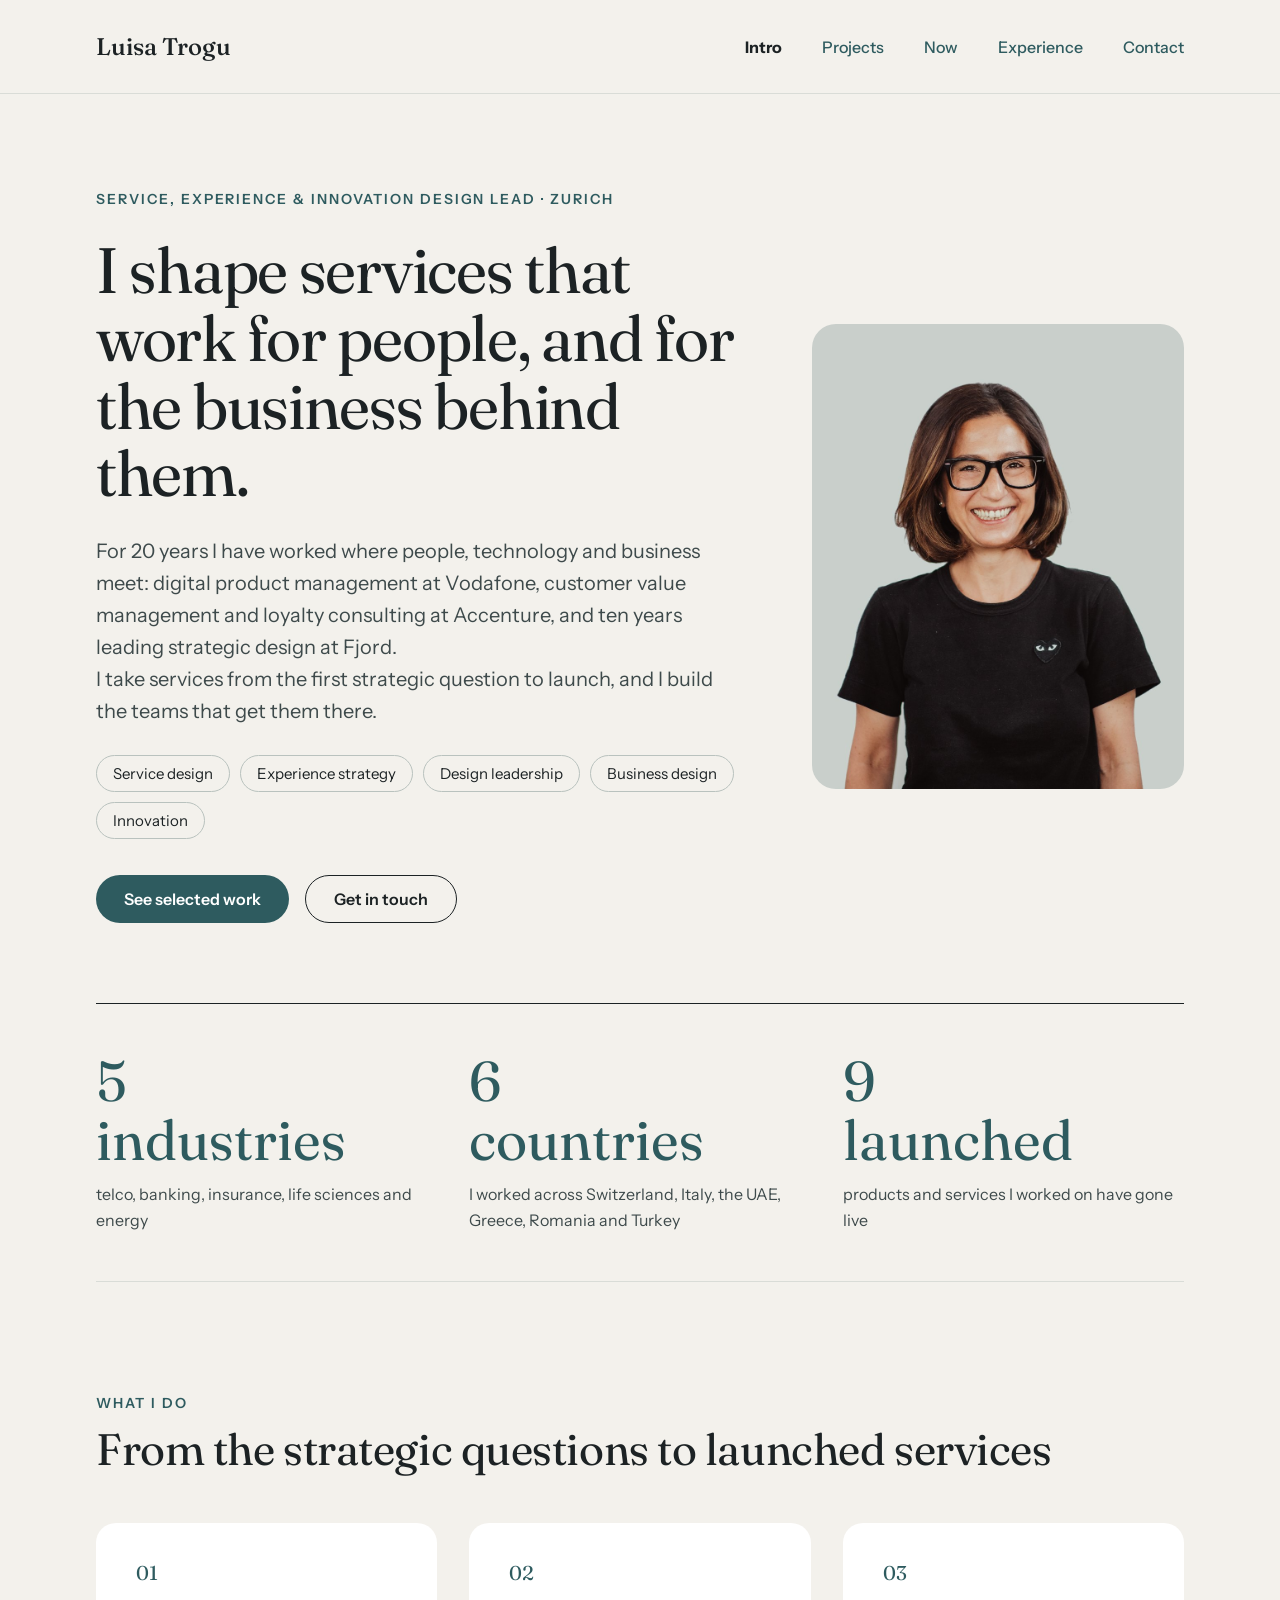
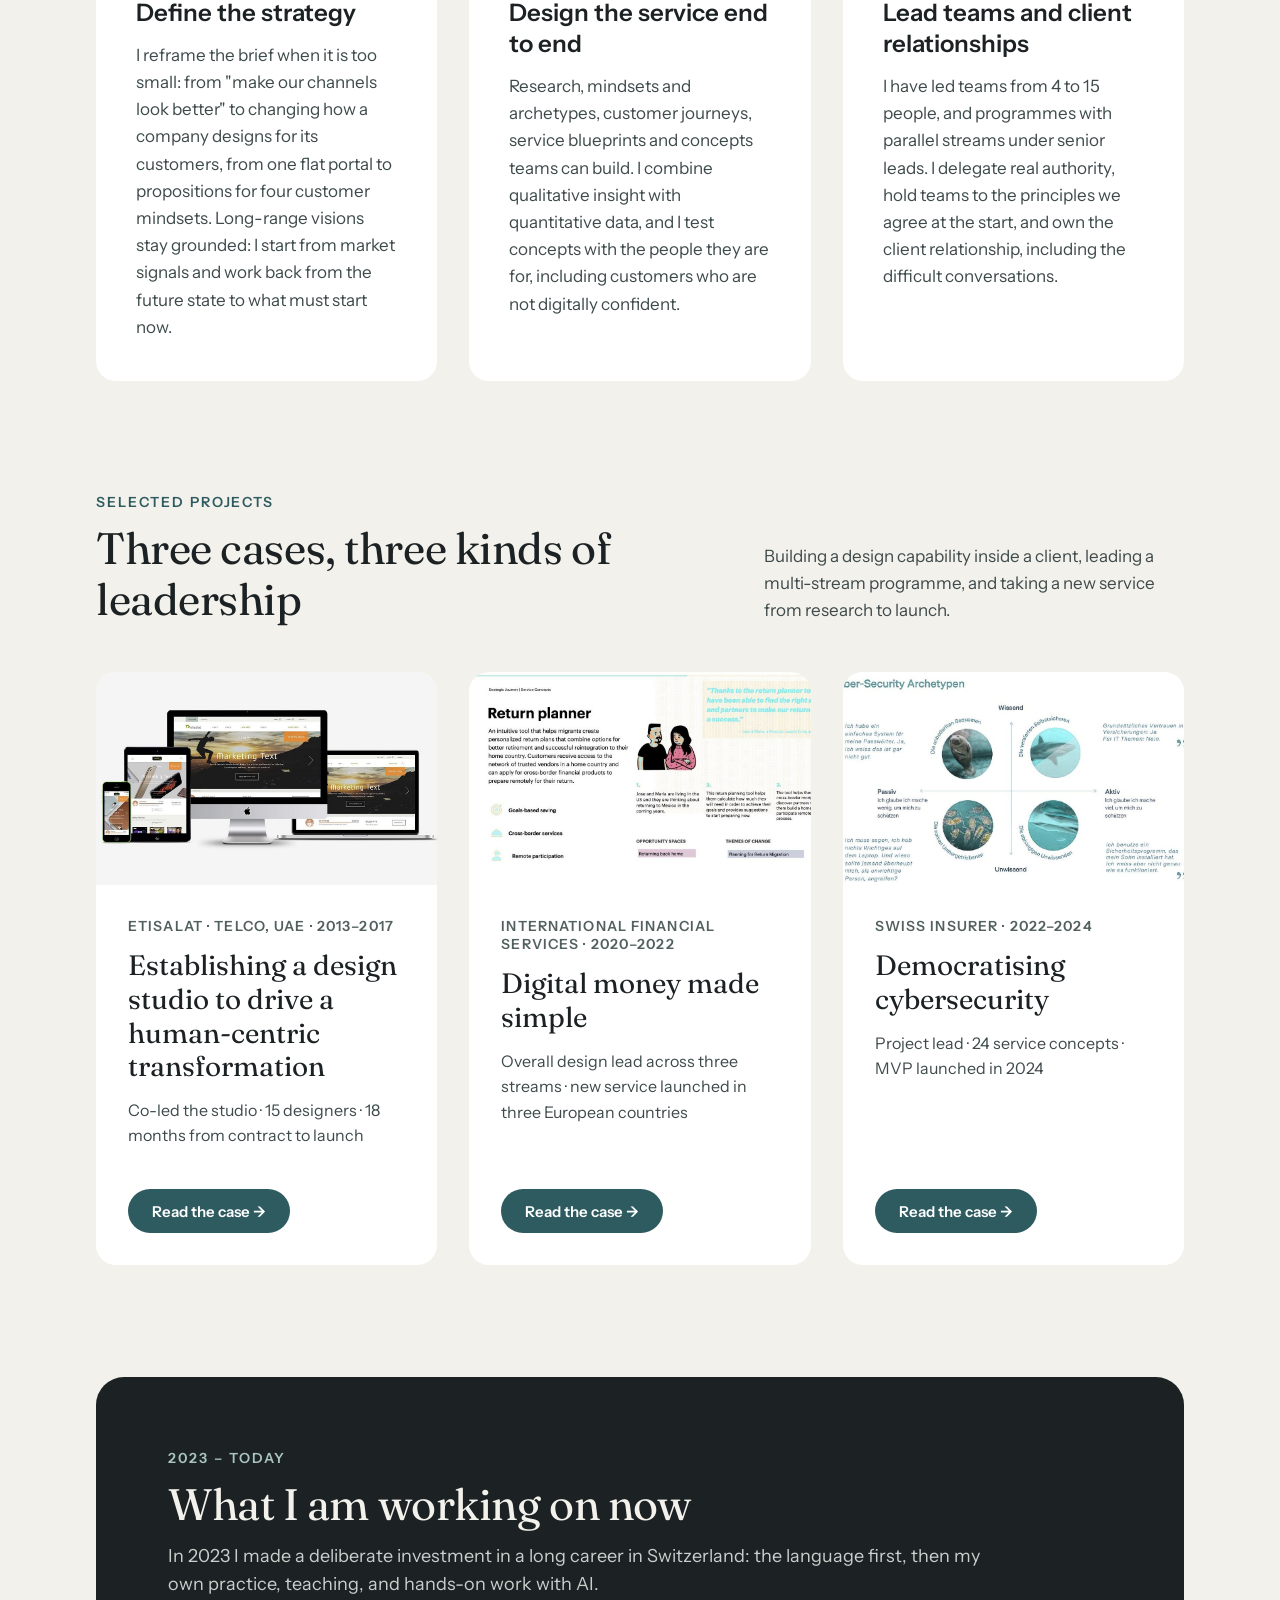
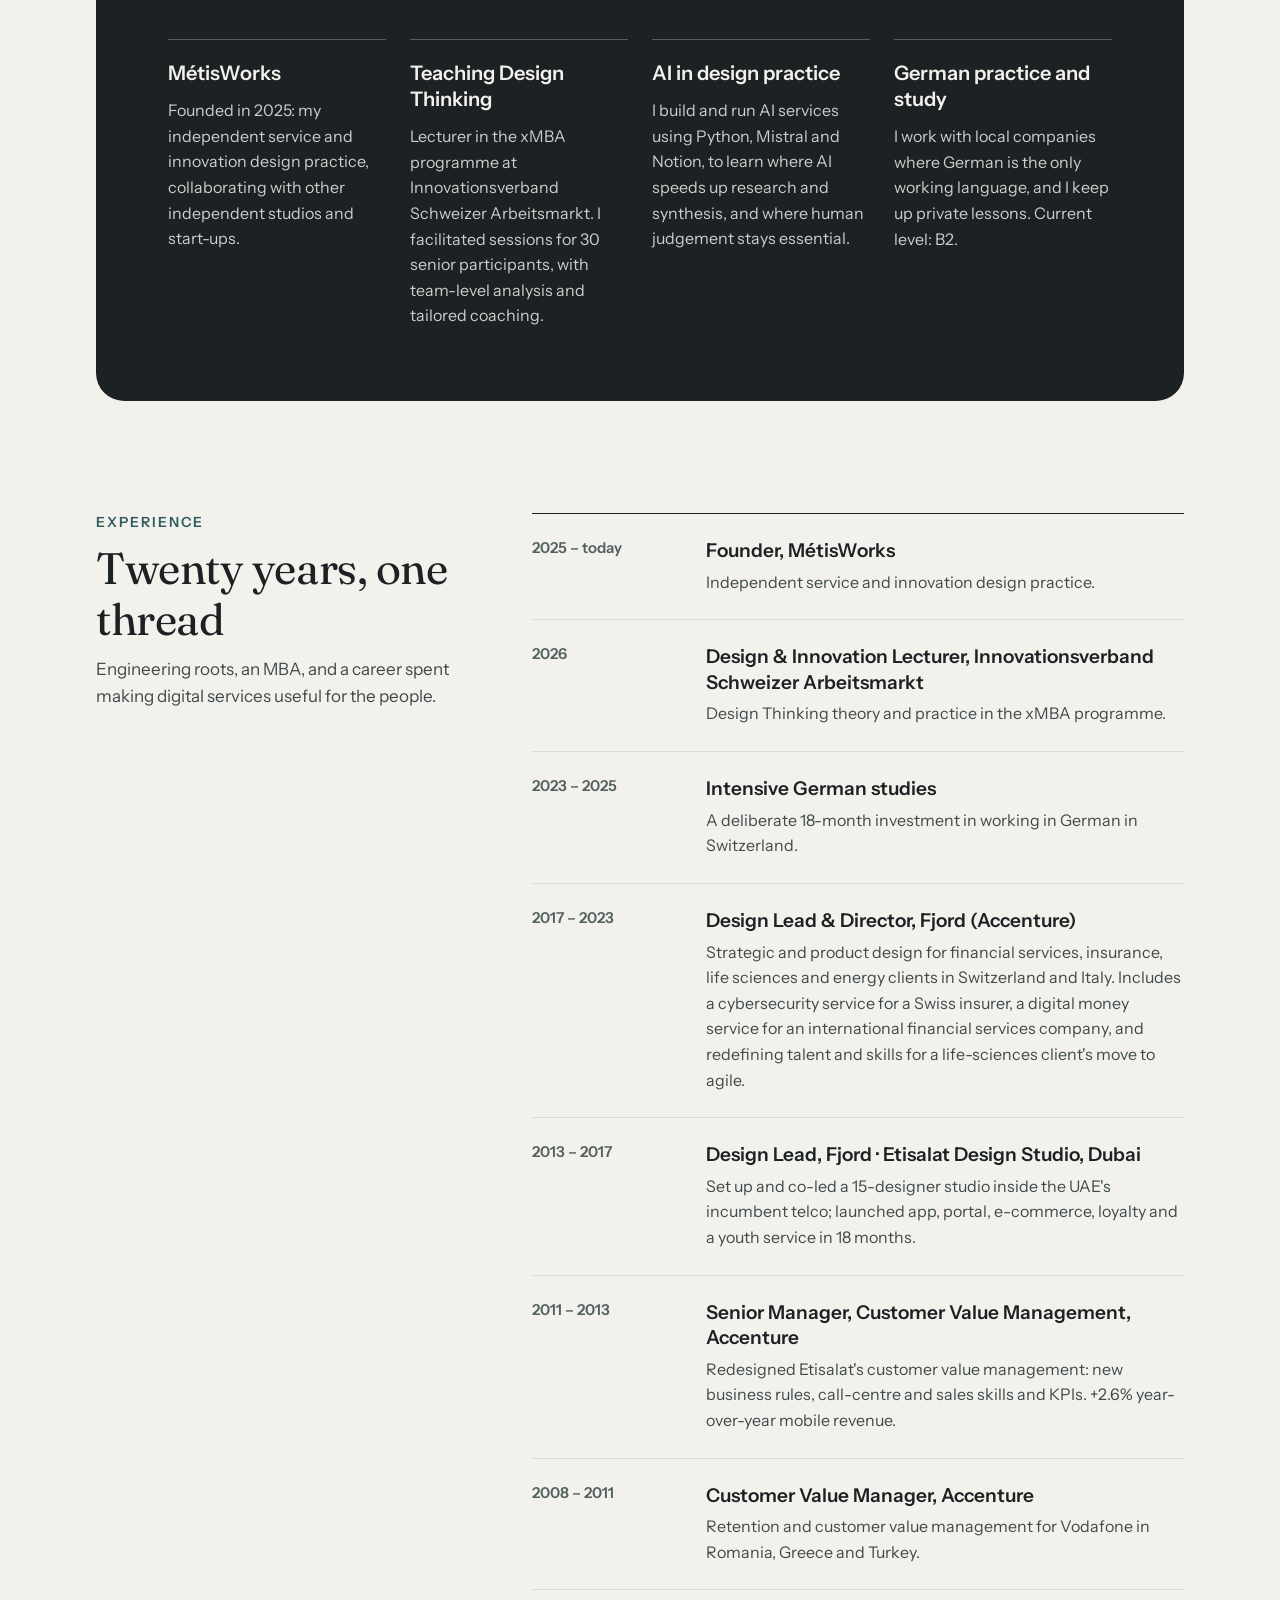
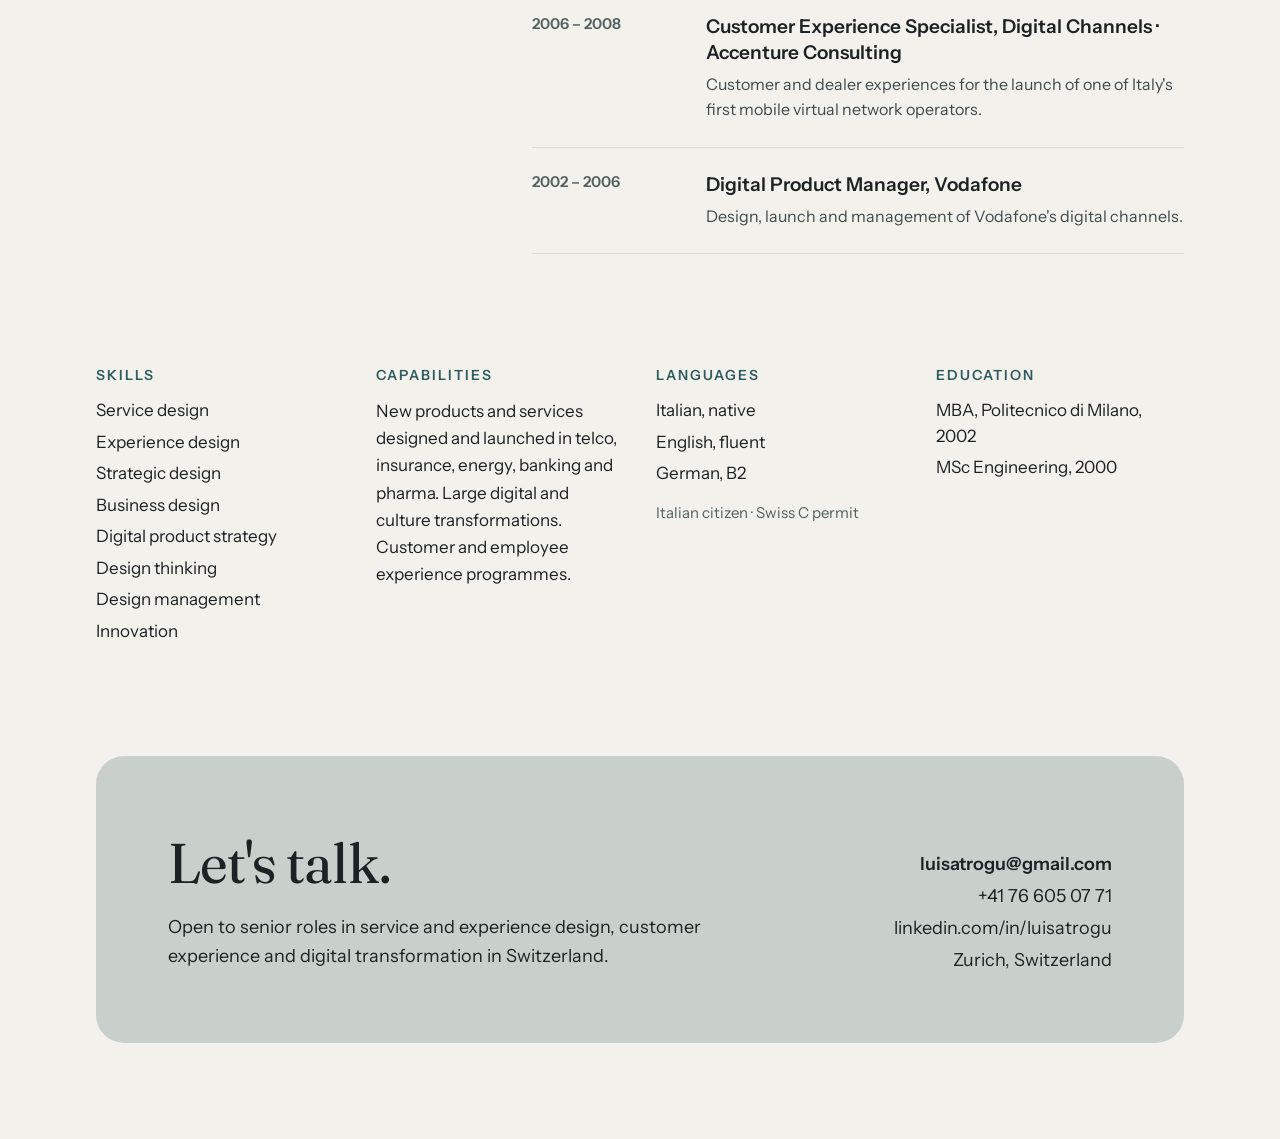
<file: portfolio/index.html>
<!doctype html>
<html lang="en">
<head>
<meta charset="utf-8">
<meta name="viewport" content="width=device-width, initial-scale=1">
<title>Luisa Trogu — Selected work</title>
<meta name="description" content="Selected service and experience design work: a design studio built inside a telco, a digital money programme, and a cybersecurity service from research to launch.">
<meta name="robots" content="noindex">
<meta property="og:title" content="Luisa Trogu — Selected work">
<meta property="og:description" content="Service and experience design: three cases, three kinds of leadership.">
<meta property="og:type" content="website">
<meta property="og:url" content="https://metisworks.net/portfolio/">
<link rel="icon" href="[data-uri]">
<link rel="preconnect" href="https://fonts.googleapis.com">
<link rel="preconnect" href="https://fonts.gstatic.com" crossorigin>
<link href="https://fonts.googleapis.com/css2?family=Fraunces:opsz,wght@9..144,400;9..144,500;9..144,600&amp;family=Instrument+Sans:wght@400;500;600&amp;display=swap" rel="stylesheet">
<style>*{box-sizing:border-box}
html,body{margin:0;background:#F3F1EC;font-family:'Instrument Sans','Helvetica Neue',Helvetica,Arial,sans-serif;color:#1C2224}
a{color:#2E5B5F;text-decoration:none}a:hover{color:#1C3A3D;text-decoration:underline}
.page{display:none}.page.active{display:block}
.frame>div:last-child{display:none}
.page > div > header{position:sticky;top:0;z-index:20;background:#F3F1EC}
.page section[id],.page footer[id]{scroll-margin-top:112px}
.page nav[aria-label="Main"] a.current{font-weight:700;color:#1C2224}
img{max-width:100%}


@media (max-width: 1000px){
  .page [style*="flex-direction: row"], .frame [style*="flex-direction: row"]{flex-wrap:wrap !important}
  .page [style*="flex-direction: row"]>*, .frame [style*="flex-direction: row"]>*{flex-basis:280px !important}
  [style*="padding: 112px 96px"],[style*="padding: 96px 96px"],[style*="padding: 0px 96px"],[style*="padding: 28px 96px"],[style*="padding: 32px 96px"],[style*="padding: 16px 96px"],[style*="padding: 64px 96px"],[style*="padding: 72px 96px"]{padding-left:24px !important;padding-right:24px !important}
  [style*="margin: 96px 96px"]{margin-left:24px !important;margin-right:24px !important}
  [style*="padding: 72px"]{padding:32px !important}
  h1{font-size:40px !important}
  h2{font-size:32px !important}
  nav[aria-label="Main"]{gap:16px !important;flex-wrap:wrap}
  header>*, nav[aria-label="Main"]>*, a[style*="border-radius: 999px"], span[style*="border-radius: 999px"]{flex-basis:auto !important}
  header{gap:16px !important}
}
@media (max-width: 760px){
  .frame header[style*="flex-direction: row"]>*, .page header[style*="flex-direction: row"]>*{flex-basis:auto !important}
  .frame header, .page header{flex-direction:row !important;flex-wrap:wrap !important;align-items:center !important;justify-content:flex-start !important;gap:10px !important;padding:10px 24px !important}
  .frame header>a:first-child, .page header>a:first-child{flex:0 0 auto !important;gap:10px !important;flex-wrap:nowrap !important}
  .frame header>a:first-child>*, .page header>a:first-child>*{flex:0 0 auto !important;flex-basis:auto !important}
  .frame header>a:first-child svg{width:30px !important;height:30px !important}
  .frame header>a:first-child span{font-size:17px !important}
  .frame header nav[aria-label="Main"], .page header nav[aria-label="Main"]{flex:1 1 100% !important;flex-basis:100% !important;flex-wrap:nowrap !important;justify-content:space-between !important;gap:10px !important;font-size:15px !important}
  .frame header nav[aria-label="Main"] a, .page header nav[aria-label="Main"] a{flex:0 0 auto !important;flex-basis:auto !important;min-height:0 !important;padding:0 !important}
  .frame header nav[aria-label="Main"] a[href="#contact"]{min-height:34px !important;padding:0 14px !important}
  .frame header>div:last-child, .page header>div:last-child{flex:0 0 auto !important;flex-basis:auto !important}
}

@media (max-width: 760px){
  .frame header .menu-toggle, .page header .menu-toggle{display:inline-flex !important;flex:0 0 auto !important;flex-basis:auto !important;width:auto !important;margin-left:auto !important;justify-content:center}
  .frame header nav[aria-label="Main"], .page header nav[aria-label="Main"]{display:none !important}
  .frame header.menu-open nav[aria-label="Main"], .page header.menu-open nav[aria-label="Main"]{display:flex !important;flex-direction:column !important;align-items:flex-start !important;flex-basis:100% !important;gap:14px !important;padding:12px 0 6px !important;font-size:17px !important;text-align:left !important}
  .frame header.menu-open nav[aria-label="Main"] a, .page header.menu-open nav[aria-label="Main"] a{padding:0 !important;margin:0 !important;min-height:0 !important;align-self:flex-start !important}
  .frame header.menu-open nav[aria-label="Main"] a[href="#contact"][style*="border-radius: 999px"]{padding:0 18px !important;min-height:40px !important}
}
</style>
</head>
<body>
<div class="page" id="home"><div class="frame" style="max-width: 1440px; margin: 0px auto; min-height: 100vh; box-sizing: border-box; background: #F3F1EC; display: flex; flex-direction: column; align-items: stretch;">
<header style="display: flex; flex-direction: row; justify-content: space-between; align-items: center; padding: 32px 96px; border-bottom: 1px solid #D9DCD7;"><div style="font-family: 'Fraunces', Georgia, serif; font-size: 24px; font-weight: 500;">Luisa Trogu</div><button type="button" class="menu-toggle" aria-expanded="false" aria-label="Menu" style="display:none;align-items:center;gap:8px;min-height:36px;padding:0 14px;border-radius:999px;border:1px solid #1C2224;background:transparent;color:#1C2224;font:600 15px inherit;cursor:pointer;">Menu</button><nav aria-label="Main" style="display: flex; flex-direction: row; gap: 40px; font-size: 16px; font-weight: 500;"><a href="#intro">Intro</a><a href="#projects">Projects</a><a href="#now">Now</a><a href="#experience">Experience</a><a href="#contact">Contact</a></nav></header><section id="intro" style="display: flex; flex-direction: column; gap: 0px; padding: 96px 96px 80px; "><div style="display: flex; flex-direction: row; gap: 64px; align-items: center; "><div style="display: flex; flex-direction: column; gap: 28px; flex: 7 1 0px; min-width: 0px; justify-content: center;"><div style="font-size: 14px; font-weight: 600; letter-spacing: 0.14em; color: #2E5B5F;">SERVICE, EXPERIENCE &amp; INNOVATION DESIGN LEAD · ZURICH</div><h1 style="margin: 0px; font-family: 'Fraunces', Georgia, serif; font-weight: 400; font-size: 64px; line-height: 1.06; letter-spacing: -0.02em;">I shape services that work for people, and for the business behind them.</h1><div style="display: flex; flex-direction: column; gap: 0px; "><p style="margin: 0px; font-size: 20px; line-height: 1.6; color: #3E4A4B; ">For 20 years I have worked where people, technology and business meet: digital product management at Vodafone, customer value management and loyalty consulting at Accenture, and ten years leading strategic design at Fjord.</p><p style="margin: 0px; font-size: 20px; line-height: 1.6; color: #3E4A4B; ">I take services from the first strategic question to launch, and I build the teams that get them there.</p></div><div style="display: flex; flex-direction: row; gap: 10px; align-items: stretch; flex-wrap: wrap;"><span style="display: inline-flex; padding: 8px 16px; border: 1px solid #B9C2BE; border-radius: 999px; font-size: 15px;">Service design</span><span style="display: inline-flex; padding: 8px 16px; border: 1px solid #B9C2BE; border-radius: 999px; font-size: 15px;">Experience strategy</span><span style="display: inline-flex; padding: 8px 16px; border: 1px solid #B9C2BE; border-radius: 999px; font-size: 15px;">Design leadership</span><span style="display: inline-flex; padding: 8px 16px; border: 1px solid #B9C2BE; border-radius: 999px; font-size: 15px;">Business design</span><span style="display: inline-flex; padding: 8px 16px; border: 1px solid #B9C2BE; border-radius: 999px; font-size: 15px;">Innovation</span></div><div style="display: flex; flex-direction: row; gap: 16px; align-items: center; padding-top: 8px;"><a href="#projects" style="display: inline-flex; align-items: center; min-height: 48px; padding: 0px 28px; border-radius: 999px; font-size: 16px; font-weight: 600; background: #2E5B5F; color: #FFFFFF;">See selected work</a><a href="mailto:luisatrogu@gmail.com" style="display: inline-flex; align-items: center; min-height: 48px; padding: 0px 28px; border-radius: 999px; font-size: 16px; font-weight: 600; border: 1px solid #1C2224; color: #1C2224;">Get in touch</a></div></div><div style="display: flex; flex-direction: column; gap: 0px; flex: 4 1 0px; min-width: 0px; "><img src="assets/portrait.jpg" alt="Portrait of Luisa Trogu" style="display: block; width: 100%; height: auto; aspect-ratio: 4 / 5; object-fit: cover; object-position: center; background: #C9D0CC; border-radius: 24px;"></div></div></section><section style="display: flex; flex-direction: column; gap: 0px; padding: 0px 96px; "><div style="display: flex; flex-direction: row; gap: 32px; align-items: stretch; padding: 48px 0px; border-top: 1px solid #1C2224; border-bottom: 1px solid #D9DCD7;"><div style="display: flex; flex-direction: column; gap: 12px; flex: 1 1 0px; min-width: 0px; "><div style="display: flex; flex-direction: column; gap: 0px; "><div style="font-family: 'Fraunces', Georgia, serif; font-size: 56px; line-height: 1.05; color: #2E5B5F;">5</div><div style="font-family: 'Fraunces', Georgia, serif; font-size: 56px; line-height: 1.05; color: #2E5B5F;">industries</div></div><p style="margin: 0px; font-size: 16px; line-height: 1.6; color: #3E4A4B; ">telco, banking, insurance, life sciences and energy</p></div><div style="display: flex; flex-direction: column; gap: 12px; flex: 1 1 0px; min-width: 0px; "><div style="display: flex; flex-direction: column; gap: 0px; "><div style="font-family: 'Fraunces', Georgia, serif; font-size: 56px; line-height: 1.05; color: #2E5B5F;">6</div><div style="font-family: 'Fraunces', Georgia, serif; font-size: 56px; line-height: 1.05; color: #2E5B5F;">countries</div></div><p style="margin: 0px; font-size: 16px; line-height: 1.6; color: #3E4A4B; ">I worked across Switzerland, Italy, the UAE, Greece, Romania and Turkey</p></div><div style="display: flex; flex-direction: column; gap: 12px; flex: 1 1 0px; min-width: 0px; "><div style="display: flex; flex-direction: column; gap: 0px; "><div style="font-family: 'Fraunces', Georgia, serif; font-size: 56px; line-height: 1.05; color: #2E5B5F;">9</div><div style="font-family: 'Fraunces', Georgia, serif; font-size: 56px; line-height: 1.05; color: #2E5B5F;">launched</div></div><p style="margin: 0px; font-size: 16px; line-height: 1.6; color: #3E4A4B; ">products and services I worked on have gone live</p></div></div></section><section style="display: flex; flex-direction: column; gap: 48px; padding: 112px 96px 0px; "><div style="display: flex; flex-direction: column; gap: 12px; "><div style="font-size: 14px; font-weight: 600; letter-spacing: 0.14em; color: #2E5B5F;">WHAT I DO</div><h2 style="margin: 0px; font-family: 'Fraunces', Georgia, serif; font-weight: 400; font-size: 44px; line-height: 1.15; letter-spacing: -0.01em; color: #1C2224;">From the strategic questions to launched services</h2></div><div style="display: flex; flex-direction: row; gap: 32px; align-items: stretch; "><div style="display: flex; flex-direction: column; gap: 14px; flex: 1 1 0px; min-width: 0px; background: #FFFFFF; border-radius: 20px; padding: 40px; box-sizing: border-box;"><div style="font-family: 'Fraunces', Georgia, serif; font-size: 20px; line-height: 1; color: #2E5B5F;">01</div><h3 style="margin: 0px; font-size: 24px; font-weight: 600; line-height: 1.3; color: #1C2224;">Define the strategy</h3><p style="margin: 0px; font-size: 17px; line-height: 1.6; color: #3E4A4B; ">I reframe the brief when it is too small: from &quot;make our channels look better&quot; to changing how a company designs for its customers, from one flat portal to propositions for four customer mindsets. Long-range visions stay grounded: I start from market signals and work back from the future state to what must start now.</p></div><div style="display: flex; flex-direction: column; gap: 14px; flex: 1 1 0px; min-width: 0px; background: #FFFFFF; border-radius: 20px; padding: 40px; box-sizing: border-box;"><div style="font-family: 'Fraunces', Georgia, serif; font-size: 20px; line-height: 1; color: #2E5B5F;">02</div><h3 style="margin: 0px; font-size: 24px; font-weight: 600; line-height: 1.3; color: #1C2224;">Design the service end to end</h3><p style="margin: 0px; font-size: 17px; line-height: 1.6; color: #3E4A4B; ">Research, mindsets and archetypes, customer journeys, service blueprints and concepts teams can build. I combine qualitative insight with quantitative data, and I test concepts with the people they are for, including customers who are not digitally confident.</p></div><div style="display: flex; flex-direction: column; gap: 14px; flex: 1 1 0px; min-width: 0px; background: #FFFFFF; border-radius: 20px; padding: 40px; box-sizing: border-box;"><div style="font-family: 'Fraunces', Georgia, serif; font-size: 20px; line-height: 1; color: #2E5B5F;">03</div><h3 style="margin: 0px; font-size: 24px; font-weight: 600; line-height: 1.3; color: #1C2224;">Lead teams and client relationships</h3><p style="margin: 0px; font-size: 17px; line-height: 1.6; color: #3E4A4B; ">I have led teams from 4 to 15 people, and programmes with parallel streams under senior leads. I delegate real authority, hold teams to the principles we agree at the start, and own the client relationship, including the difficult conversations.</p></div></div></section><section id="projects" style="display: flex; flex-direction: column; gap: 48px; padding: 112px 96px 0px; "><div style="display: flex; flex-direction: row; gap: 32px; align-items: flex-end; "><div style="display: flex; flex-direction: column; gap: 12px; flex: 1 1 0px; min-width: 0px;"><div style="font-size: 14px; font-weight: 600; letter-spacing: 0.14em; color: #2E5B5F;">SELECTED PROJECTS</div><h2 style="margin: 0px; font-family: 'Fraunces', Georgia, serif; font-weight: 400; font-size: 44px; line-height: 1.15; letter-spacing: -0.01em; color: #1C2224;">Three cases, three kinds of leadership</h2></div><p style="margin: 0px; font-size: 17px; line-height: 1.6; color: #3E4A4B; flex: 0 1 420px;">Building a design capability inside a client, leading a multi-stream programme, and taking a new service from research to launch.</p></div><div style="display: flex; flex-direction: row; gap: 32px; align-items: stretch; "><a href="#etisalat" style="display: flex; flex-direction: column; flex: 1 1 0px; min-width: 0px; background: #FFFFFF; border-radius: 20px; overflow: hidden; color: #1C2224; text-decoration: none;"><img src="assets/eti-loyalty.jpg" alt="Loyalty programme concept across devices" style="display: block; width: 100%; height: auto; aspect-ratio: 16 / 10; object-fit: cover; object-position: center; background: #E9ECE9; border-radius: 0px;"><div style="display: flex; flex-direction: column; gap: 14px; padding: 32px; flex: 1 1 auto;"><div style="font-size: 14px; font-weight: 600; letter-spacing: 0.08em; color: #52605F;">ETISALAT · TELCO, UAE · 2013–2017</div><div style="font-family: 'Fraunces', Georgia, serif; font-size: 28px; line-height: 1.2;">Establishing a design studio to drive a human-centric transformation</div><p style="margin: 0px; font-size: 16px; line-height: 1.6; color: #3E4A4B; ">Co-led the studio · 15 designers · 18 months from contract to launch</p><div style="flex-grow: 1; min-height: 12px;"></div><span style="display: inline-flex; align-self: flex-start; align-items: center; min-height: 44px; padding: 0px 24px; border-radius: 999px; background: #2E5B5F; color: #FFFFFF; font-size: 15px; font-weight: 600;">Read the case →</span></div></a><a href="#digital-money" style="display: flex; flex-direction: column; flex: 1 1 0px; min-width: 0px; background: #FFFFFF; border-radius: 20px; overflow: hidden; color: #1C2224; text-decoration: none;"><img src="assets/dm-return.jpg" alt="Return planner opportunity concept" style="display: block; width: 100%; height: auto; aspect-ratio: 16 / 10; object-fit: cover; object-position: left top; background: #E9ECE9; border-radius: 0px;"><div style="display: flex; flex-direction: column; gap: 14px; padding: 32px; flex: 1 1 auto;"><div style="font-size: 14px; font-weight: 600; letter-spacing: 0.08em; color: #52605F;">INTERNATIONAL FINANCIAL SERVICES · 2020–2022</div><div style="font-family: 'Fraunces', Georgia, serif; font-size: 28px; line-height: 1.2;">Digital money made simple</div><p style="margin: 0px; font-size: 16px; line-height: 1.6; color: #3E4A4B; ">Overall design lead across three streams · new service launched in three European countries</p><div style="flex-grow: 1; min-height: 12px;"></div><span style="display: inline-flex; align-self: flex-start; align-items: center; min-height: 44px; padding: 0px 24px; border-radius: 999px; background: #2E5B5F; color: #FFFFFF; font-size: 15px; font-weight: 600;">Read the case →</span></div></a><a href="#cybersecurity" style="display: flex; flex-direction: column; flex: 1 1 0px; min-width: 0px; background: #FFFFFF; border-radius: 20px; overflow: hidden; color: #1C2224; text-decoration: none;"><img src="assets/cy-archetypes.jpg" alt="Cyber-security customer mindsets" style="display: block; width: 100%; height: auto; aspect-ratio: 16 / 10; object-fit: cover; object-position: center; background: #E9ECE9; border-radius: 0px;"><div style="display: flex; flex-direction: column; gap: 14px; padding: 32px; flex: 1 1 auto;"><div style="font-size: 14px; font-weight: 600; letter-spacing: 0.08em; color: #52605F;">SWISS INSURER · 2022–2024</div><div style="font-family: 'Fraunces', Georgia, serif; font-size: 28px; line-height: 1.2;">Democratising cybersecurity</div><p style="margin: 0px; font-size: 16px; line-height: 1.6; color: #3E4A4B; ">Project lead · 24 service concepts · MVP launched in 2024</p><div style="flex-grow: 1; min-height: 12px;"></div><span style="display: inline-flex; align-self: flex-start; align-items: center; min-height: 44px; padding: 0px 24px; border-radius: 999px; background: #2E5B5F; color: #FFFFFF; font-size: 15px; font-weight: 600;">Read the case →</span></div></a></div></section><div style="display: flex; flex-direction: column; padding: 112px 96px 0px;"><section id="now" style="display: flex; flex-direction: column; gap: 40px; padding: 72px; background: #1C2224; border-radius: 28px;"><div style="display: flex; flex-direction: column; gap: 12px; "><div style="font-size: 14px; font-weight: 600; letter-spacing: 0.14em; color: #A9C4C2;">2023 – TODAY</div><h2 style="margin: 0px; font-family: 'Fraunces', Georgia, serif; font-weight: 400; font-size: 44px; line-height: 1.15; letter-spacing: -0.01em; color: #F3F1EC;">What I am working on now</h2><p style="margin: 0px; font-size: 18px; line-height: 1.6; color: #C9D0CC; max-width: 820px;">In 2023 I made a deliberate investment in a long career in Switzerland: the language first, then my own practice, teaching, and hands-on work with AI.</p></div><div style="display: flex; flex-direction: row; gap: 24px; align-items: stretch; "><div style="display: flex; flex-direction: column; gap: 12px; flex: 1 1 0px; min-width: 0px; padding-top: 20px; border-top: 1px solid #52605F;"><h3 style="margin: 0px; font-size: 20px; font-weight: 600; line-height: 1.3; color: #F3F1EC;">MétisWorks</h3><p style="margin: 0px; font-size: 16px; line-height: 1.6; color: #C9D0CC; ">Founded in 2025: my independent service and innovation design practice, collaborating with other independent studios and start-ups.</p></div><div style="display: flex; flex-direction: column; gap: 12px; flex: 1 1 0px; min-width: 0px; padding-top: 20px; border-top: 1px solid #52605F;"><h3 style="margin: 0px; font-size: 20px; font-weight: 600; line-height: 1.3; color: #F3F1EC;">Teaching Design Thinking</h3><p style="margin: 0px; font-size: 16px; line-height: 1.6; color: #C9D0CC; ">Lecturer in the xMBA programme at Innovationsverband Schweizer Arbeitsmarkt. I facilitated sessions for 30 senior participants, with team-level analysis and tailored coaching.</p></div><div style="display: flex; flex-direction: column; gap: 12px; flex: 1 1 0px; min-width: 0px; padding-top: 20px; border-top: 1px solid #52605F;"><h3 style="margin: 0px; font-size: 20px; font-weight: 600; line-height: 1.3; color: #F3F1EC;">AI in design practice</h3><p style="margin: 0px; font-size: 16px; line-height: 1.6; color: #C9D0CC; ">I build and run AI services using Python, Mistral and Notion, to learn where AI speeds up research and synthesis, and where human judgement stays essential.</p></div><div style="display: flex; flex-direction: column; gap: 12px; flex: 1 1 0px; min-width: 0px; padding-top: 20px; border-top: 1px solid #52605F;"><h3 style="margin: 0px; font-size: 20px; font-weight: 600; line-height: 1.3; color: #F3F1EC;">German practice and study</h3><p style="margin: 0px; font-size: 16px; line-height: 1.6; color: #C9D0CC; ">I work with local companies where German is the only working language, and I keep up private lessons. Current level: B2.</p></div></div></section></div><section id="experience" style="display: flex; flex-direction: column; gap: 0px; padding: 112px 96px 0px; "><div style="display: flex; flex-direction: row; gap: 64px; align-items: flex-start; "><div style="display: flex; flex-direction: column; gap: 12px; flex: 4 1 0px; min-width: 0px; "><div style="font-size: 14px; font-weight: 600; letter-spacing: 0.14em; color: #2E5B5F;">EXPERIENCE</div><h2 style="margin: 0px; font-family: 'Fraunces', Georgia, serif; font-weight: 400; font-size: 44px; line-height: 1.15; letter-spacing: -0.01em; color: #1C2224;">Twenty years, one thread</h2><p style="margin: 0px; font-size: 17px; line-height: 1.6; color: #3E4A4B; ">Engineering roots, an MBA, and a career spent making digital services useful for the people.</p></div><div style="display: flex; flex-direction: column; gap: 0px; flex: 7 1 0px; min-width: 0px; "><div style="display: flex; flex-direction: column; gap: 0px; "><div style="display: flex; flex-direction: row; gap: 24px; align-items: flex-start; padding: 24px 0px; border-top: 1px solid #1C2224;"><div style="flex: 0 0 150px; font-size: 15px; font-weight: 600; color: #52605F;">2025 – today</div><div style="display: flex; flex-direction: column; gap: 6px; flex: 1 1 0px; min-width: 0px; "><div style="font-size: 19px; font-weight: 600; line-height: 1.35;">Founder, MétisWorks</div><p style="margin: 0px; font-size: 16px; line-height: 1.6; color: #3E4A4B; ">Independent service and innovation design practice.</p></div></div><div style="display: flex; flex-direction: row; gap: 24px; align-items: flex-start; padding: 24px 0px; border-top: 1px solid #D9DCD7;"><div style="flex: 0 0 150px; font-size: 15px; font-weight: 600; color: #52605F;">2026</div><div style="display: flex; flex-direction: column; gap: 6px; flex: 1 1 0px; min-width: 0px; "><div style="font-size: 19px; font-weight: 600; line-height: 1.35;">Design &amp; Innovation Lecturer, Innovationsverband Schweizer Arbeitsmarkt</div><p style="margin: 0px; font-size: 16px; line-height: 1.6; color: #3E4A4B; ">Design Thinking theory and practice in the xMBA programme.</p></div></div><div style="display: flex; flex-direction: row; gap: 24px; align-items: flex-start; padding: 24px 0px; border-top: 1px solid #D9DCD7;"><div style="flex: 0 0 150px; font-size: 15px; font-weight: 600; color: #52605F;">2023 – 2025</div><div style="display: flex; flex-direction: column; gap: 6px; flex: 1 1 0px; min-width: 0px; "><div style="font-size: 19px; font-weight: 600; line-height: 1.35;">Intensive German studies</div><p style="margin: 0px; font-size: 16px; line-height: 1.6; color: #3E4A4B; ">A deliberate 18-month investment in working in German in Switzerland.</p></div></div><div style="display: flex; flex-direction: row; gap: 24px; align-items: flex-start; padding: 24px 0px; border-top: 1px solid #D9DCD7;"><div style="flex: 0 0 150px; font-size: 15px; font-weight: 600; color: #52605F;">2017 – 2023</div><div style="display: flex; flex-direction: column; gap: 6px; flex: 1 1 0px; min-width: 0px; "><div style="font-size: 19px; font-weight: 600; line-height: 1.35;">Design Lead &amp; Director, Fjord (Accenture)</div><p style="margin: 0px; font-size: 16px; line-height: 1.6; color: #3E4A4B; ">Strategic and product design for financial services, insurance, life sciences and energy clients in Switzerland and Italy. Includes a cybersecurity service for a Swiss insurer, a digital money service for an international financial services company, and redefining talent and skills for a life-sciences client&#x27;s move to agile.</p></div></div><div style="display: flex; flex-direction: row; gap: 24px; align-items: flex-start; padding: 24px 0px; border-top: 1px solid #D9DCD7;"><div style="flex: 0 0 150px; font-size: 15px; font-weight: 600; color: #52605F;">2013 – 2017</div><div style="display: flex; flex-direction: column; gap: 6px; flex: 1 1 0px; min-width: 0px; "><div style="font-size: 19px; font-weight: 600; line-height: 1.35;">Design Lead, Fjord · Etisalat Design Studio, Dubai</div><p style="margin: 0px; font-size: 16px; line-height: 1.6; color: #3E4A4B; ">Set up and co-led a 15-designer studio inside the UAE&#x27;s incumbent telco; launched app, portal, e-commerce, loyalty and a youth service in 18 months.</p></div></div><div style="display: flex; flex-direction: row; gap: 24px; align-items: flex-start; padding: 24px 0px; border-top: 1px solid #D9DCD7;"><div style="flex: 0 0 150px; font-size: 15px; font-weight: 600; color: #52605F;">2011 – 2013</div><div style="display: flex; flex-direction: column; gap: 6px; flex: 1 1 0px; min-width: 0px; "><div style="font-size: 19px; font-weight: 600; line-height: 1.35;">Senior Manager, Customer Value Management, Accenture</div><p style="margin: 0px; font-size: 16px; line-height: 1.6; color: #3E4A4B; ">Redesigned Etisalat&#x27;s customer value management: new business rules, call-centre and sales skills and KPIs. +2.6% year-over-year mobile revenue.</p></div></div><div style="display: flex; flex-direction: row; gap: 24px; align-items: flex-start; padding: 24px 0px; border-top: 1px solid #D9DCD7;"><div style="flex: 0 0 150px; font-size: 15px; font-weight: 600; color: #52605F;">2008 – 2011</div><div style="display: flex; flex-direction: column; gap: 6px; flex: 1 1 0px; min-width: 0px; "><div style="font-size: 19px; font-weight: 600; line-height: 1.35;">Customer Value Manager, Accenture</div><p style="margin: 0px; font-size: 16px; line-height: 1.6; color: #3E4A4B; ">Retention and customer value management for Vodafone in Romania, Greece and Turkey.</p></div></div><div style="display: flex; flex-direction: row; gap: 24px; align-items: flex-start; padding: 24px 0px; border-top: 1px solid #D9DCD7;"><div style="flex: 0 0 150px; font-size: 15px; font-weight: 600; color: #52605F;">2006 – 2008</div><div style="display: flex; flex-direction: column; gap: 6px; flex: 1 1 0px; min-width: 0px; "><div style="font-size: 19px; font-weight: 600; line-height: 1.35;">Customer Experience Specialist, Digital Channels · Accenture Consulting</div><p style="margin: 0px; font-size: 16px; line-height: 1.6; color: #3E4A4B; ">Customer and dealer experiences for the launch of one of Italy&#x27;s first mobile virtual network operators.</p></div></div><div style="display: flex; flex-direction: row; gap: 24px; align-items: flex-start; padding: 24px 0px; border-top: 1px solid #D9DCD7; border-bottom: 1px solid #D9DCD7;"><div style="flex: 0 0 150px; font-size: 15px; font-weight: 600; color: #52605F;">2002 – 2006</div><div style="display: flex; flex-direction: column; gap: 6px; flex: 1 1 0px; min-width: 0px; "><div style="font-size: 19px; font-weight: 600; line-height: 1.35;">Digital Product Manager, Vodafone</div><p style="margin: 0px; font-size: 16px; line-height: 1.6; color: #3E4A4B; ">Design, launch and management of Vodafone&#x27;s digital channels.</p></div></div></div></div></div></section><section style="display: flex; flex-direction: column; gap: 0px; padding: 112px 96px 0px; "><div style="display: flex; flex-direction: row; gap: 32px; align-items: flex-start; "><div style="display: flex; flex-direction: column; gap: 14px; flex: 1 1 0px; min-width: 0px; "><h3 style="margin: 0px; font-size: 14px; font-weight: 600; letter-spacing: 0.14em; color: #2E5B5F;">SKILLS</h3><div style="display: flex; flex-direction: column; gap: 6px; "><div style="font-size: 17px; line-height: 1.5;">Service design</div><div style="font-size: 17px; line-height: 1.5;">Experience design</div><div style="font-size: 17px; line-height: 1.5;">Strategic design</div><div style="font-size: 17px; line-height: 1.5;">Business design</div><div style="font-size: 17px; line-height: 1.5;">Digital product strategy</div><div style="font-size: 17px; line-height: 1.5;">Design thinking</div><div style="font-size: 17px; line-height: 1.5;">Design management</div><div style="font-size: 17px; line-height: 1.5;">Innovation</div></div></div><div style="display: flex; flex-direction: column; gap: 14px; flex: 1 1 0px; min-width: 0px; "><h3 style="margin: 0px; font-size: 14px; font-weight: 600; letter-spacing: 0.14em; color: #2E5B5F;">CAPABILITIES</h3><p style="margin: 0px; font-size: 17px; line-height: 1.6; color: #1C2224; ">New products and services designed and launched in telco, insurance, energy, banking and pharma. Large digital and culture transformations. Customer and employee experience programmes.</p></div><div style="display: flex; flex-direction: column; gap: 14px; flex: 1 1 0px; min-width: 0px; "><h3 style="margin: 0px; font-size: 14px; font-weight: 600; letter-spacing: 0.14em; color: #2E5B5F;">LANGUAGES</h3><div style="display: flex; flex-direction: column; gap: 6px; "><div style="font-size: 17px; line-height: 1.5;">Italian, native</div><div style="font-size: 17px; line-height: 1.5;">English, fluent</div><div style="font-size: 17px; line-height: 1.5;">German, B2</div></div><p style="margin: 0px; font-size: 15px; line-height: 1.6; color: #52605F; ">Italian citizen · Swiss C permit</p></div><div style="display: flex; flex-direction: column; gap: 14px; flex: 1 1 0px; min-width: 0px; "><h3 style="margin: 0px; font-size: 14px; font-weight: 600; letter-spacing: 0.14em; color: #2E5B5F;">EDUCATION</h3><div style="display: flex; flex-direction: column; gap: 6px; "><div style="font-size: 17px; line-height: 1.5;">MBA, Politecnico di Milano, 2002</div><div style="font-size: 17px; line-height: 1.5;">MSc Engineering, 2000</div></div></div></div></section><div style="display: flex; flex-direction: column; padding: 112px 96px 96px;"><footer id="contact" style="display: flex; flex-direction: row; gap: 48px; justify-content: space-between; align-items: flex-end; padding: 72px; background: #C9D0CC; border-radius: 28px;"><div style="display: flex; flex-direction: column; gap: 16px; flex: 1 1 0px; min-width: 0px;"><h2 style="margin: 0px; font-family: 'Fraunces', Georgia, serif; font-weight: 400; font-size: 56px; letter-spacing: -0.02em;">Let's talk.</h2><p style="margin: 0px; font-size: 18px; line-height: 1.6; color: #1C2224; max-width: 560px;">Open to senior roles in service and experience design, customer experience and digital transformation in Switzerland.</p></div><div style="display: flex; flex-direction: column; gap: 10px; align-items: flex-end; font-size: 18px; text-align: right;"><a href="mailto:luisatrogu@gmail.com" style="color: #1C2224; font-weight: 600;">luisatrogu@gmail.com</a><a href="tel:+41766050771" style="color: #1C2224;">+41 76 605 07 71</a><a href="https://www.linkedin.com/in/luisatrogu/" style="color: #1C2224;">linkedin.com/in/luisatrogu</a><span style="color: #1C2224;">Zurich, Switzerland</span></div></footer></div><div style="flex-grow: 1;"></div>
</div></div>
<div class="page" id="etisalat"><div class="frame" style="max-width: 1440px; margin: 0px auto; min-height: 100vh; box-sizing: border-box; background: #F3F1EC; display: flex; flex-direction: column; align-items: stretch;">
<header style="display: flex; flex-direction: row; justify-content: space-between; align-items: center; padding: 32px 96px; border-bottom: 1px solid #D9DCD7;"><a href="#home" style="font-size: 16px; font-weight: 600;">← All work</a><div style="font-family: 'Fraunces', Georgia, serif; font-size: 24px; font-weight: 500;">Luisa Trogu</div></header><section style="display: flex; flex-direction: column; gap: 28px; padding: 96px 96px 64px; "><div style="font-size: 14px; font-weight: 600; letter-spacing: 0.14em; color: #2E5B5F;">CASE 01 · ETISALAT · INCUMBENT TELCO, UNITED ARAB EMIRATES</div><h1 style="margin: 0px; font-family: 'Fraunces', Georgia, serif; font-weight: 400; font-size: 64px; line-height: 1.06; letter-spacing: -0.02em; max-width: 1080px;">Establishing a design studio to drive a human-centric transformation</h1><p style="margin: 0px; font-size: 21px; line-height: 1.6; color: #3E4A4B; max-width: 900px;">The studio grew out of trust I had built with Etisalat. I used it to show the client what a design-led company could look like, and then to build one with them, co-leading the studio with my Etisalat counterpart.</p></section><section style="display: flex; flex-direction: column; gap: 0px; padding: 0px 96px; "><div style="display: flex; flex-direction: row; gap: 32px; align-items: stretch; padding: 32px 0px; border-top: 1px solid #1C2224; border-bottom: 1px solid #D9DCD7;"><div style="display: flex; flex-direction: column; gap: 8px; flex: 1 1 0px; min-width: 0px; "><div style="font-size: 13px; font-weight: 600; letter-spacing: 0.12em; color: #52605F;">TIMEFRAME</div><p style="margin: 0px; font-size: 18px; line-height: 1.6; color: #1C2224; ">2013 – 2017</p></div><div style="display: flex; flex-direction: column; gap: 8px; flex: 1 1 0px; min-width: 0px; "><div style="font-size: 13px; font-weight: 600; letter-spacing: 0.12em; color: #52605F;">MY ROLE</div><p style="margin: 0px; font-size: 18px; line-height: 1.6; color: #1C2224; ">Design Lead · studio co-lead · client relationship owner</p></div><div style="display: flex; flex-direction: column; gap: 8px; flex: 1 1 0px; min-width: 0px; "><div style="font-size: 13px; font-weight: 600; letter-spacing: 0.12em; color: #52605F;">KEY STAKEHOLDERS</div><p style="margin: 0px; font-size: 18px; line-height: 1.6; color: #1C2224; ">CMO and CIO</p></div><div style="display: flex; flex-direction: column; gap: 8px; flex: 1 1 0px; min-width: 0px; "><div style="font-size: 13px; font-weight: 600; letter-spacing: 0.12em; color: #52605F;">TEAM</div><p style="margin: 0px; font-size: 18px; line-height: 1.6; color: #1C2224; ">15 designers, mostly from Fjord, embedded in the client&#x27;s teams</p></div><div style="display: flex; flex-direction: column; gap: 8px; flex: 1 1 0px; min-width: 0px; "><div style="font-size: 13px; font-weight: 600; letter-spacing: 0.12em; color: #52605F;">OUTCOME</div><p style="margin: 0px; font-size: 18px; line-height: 1.6; color: #1C2224; ">App, portal, e-commerce, loyalty and a youth service launched in 18 months</p></div></div></section><section style="display: flex; flex-direction: column; gap: 40px; padding: 96px 96px 0px; "><div style="display: flex; flex-direction: column; gap: 12px; "><div style="font-size: 14px; font-weight: 600; letter-spacing: 0.14em; color: #2E5B5F;">HOW IT STARTED</div><h2 style="margin: 0px; font-family: 'Fraunces', Georgia, serif; font-weight: 400; font-size: 44px; line-height: 1.15; letter-spacing: -0.01em; color: #1C2224;">The studio didn&#x27;t start with a pitch. It started with trust.</h2></div><div style="display: flex; flex-direction: row; gap: 24px; align-items: flex-start; "><div style="display: flex; flex-direction: column; gap: 14px; flex: 1 1 0px; min-width: 0px; "><div style="display: flex; flex-direction: row; gap: 12px; align-items: center; "><div style="display: flex; align-items: center; justify-content: center; flex: 0 0 40px; height: 40px; border-radius: 999px; background: #2E5B5F; color: #FFFFFF; font-family: 'Fraunces', Georgia, serif; font-size: 18px;">1</div><div style="flex: 1 1 0px; height: 2px; background: #B9C2BE;"></div></div><h3 style="margin: 0px; font-size: 20px; font-weight: 600; line-height: 1.3; color: #1C2224;">Trust</h3><p style="margin: 0px; font-size: 16px; line-height: 1.6; color: #3E4A4B; ">At Accenture I led customer value management and loyalty programmes for Etisalat that delivered results, and became a trusted voice for the client.</p></div><div style="display: flex; flex-direction: column; gap: 14px; flex: 1 1 0px; min-width: 0px; "><div style="display: flex; flex-direction: row; gap: 12px; align-items: center; "><div style="display: flex; align-items: center; justify-content: center; flex: 0 0 40px; height: 40px; border-radius: 999px; background: #2E5B5F; color: #FFFFFF; font-family: 'Fraunces', Georgia, serif; font-size: 18px;">2</div><div style="flex: 1 1 0px; height: 2px; background: #B9C2BE;"></div></div><h3 style="margin: 0px; font-size: 20px; font-weight: 600; line-height: 1.3; color: #1C2224;">Diagnosis</h3><p style="margin: 0px; font-size: 16px; line-height: 1.6; color: #3E4A4B; ">With Fjord colleagues, I showed the client that its business was held back by being process-driven rather than human-led.</p></div><div style="display: flex; flex-direction: column; gap: 14px; flex: 1 1 0px; min-width: 0px; "><div style="display: flex; flex-direction: row; gap: 12px; align-items: center; "><div style="display: flex; align-items: center; justify-content: center; flex: 0 0 40px; height: 40px; border-radius: 999px; background: #2E5B5F; color: #FFFFFF; font-family: 'Fraunces', Georgia, serif; font-size: 18px;">3</div><div style="flex: 1 1 0px; height: 2px; background: #B9C2BE;"></div></div><h3 style="margin: 0px; font-size: 20px; font-weight: 600; line-height: 1.3; color: #1C2224;">Small projects</h3><p style="margin: 0px; font-size: 16px; line-height: 1.6; color: #3E4A4B; ">We proposed redesigning the app and web experience, on one condition: working on the whole customer experience, not only the aesthetics.</p></div><div style="display: flex; flex-direction: column; gap: 14px; flex: 1 1 0px; min-width: 0px; "><div style="display: flex; flex-direction: row; gap: 12px; align-items: center; "><div style="display: flex; align-items: center; justify-content: center; flex: 0 0 40px; height: 40px; border-radius: 999px; background: #2E5B5F; color: #FFFFFF; font-family: 'Fraunces', Georgia, serif; font-size: 18px;">4</div><div style="flex: 1 1 0px; height: 2px; background: #B9C2BE;"></div></div><h3 style="margin: 0px; font-size: 20px; font-weight: 600; line-height: 1.3; color: #1C2224;">Proof</h3><p style="margin: 0px; font-size: 16px; line-height: 1.6; color: #3E4A4B; ">Before launch, the CMO and CIO valued the new collaboration between marketing, design and IT. After the first releases: higher app ratings and fewer complaints.</p></div><div style="display: flex; flex-direction: column; gap: 14px; flex: 1 1 0px; min-width: 0px; "><div style="display: flex; flex-direction: row; gap: 12px; align-items: center; "><div style="display: flex; align-items: center; justify-content: center; flex: 0 0 40px; height: 40px; border-radius: 999px; background: #2E5B5F; color: #FFFFFF; font-family: 'Fraunces', Georgia, serif; font-size: 18px;">5</div></div><h3 style="margin: 0px; font-size: 20px; font-weight: 600; line-height: 1.3; color: #1C2224;">Decision</h3><p style="margin: 0px; font-size: 16px; line-height: 1.6; color: #3E4A4B; ">Together we set up a design team inside Etisalat, staffed mostly by Fjord designers to bring in the culture, not just the skills.</p></div></div></section><section style="display: flex; flex-direction: column; gap: 0px; padding: 96px 96px 0px; "><div style="display: flex; flex-direction: row; gap: 64px; align-items: stretch; "><div style="display: flex; flex-direction: column; gap: 16px; flex: 1 1 0px; min-width: 0px; "><h2 style="margin: 0px; font-family: 'Fraunces', Georgia, serif; font-weight: 400; font-size: 36px; line-height: 1.15; letter-spacing: -0.01em; color: #1C2224;">The challenge</h2><p style="margin: 0px; font-size: 18px; line-height: 1.6; color: #3E4A4B; ">Etisalat asked for a design partner to make its digital channels look better. The real limit was elsewhere: the business was process-driven, not human-led, so experiences were shaped around internal processes rather than around the people using them.</p></div><div style="display: flex; flex-direction: column; gap: 16px; flex: 1 1 0px; min-width: 0px; "><h2 style="margin: 0px; font-family: 'Fraunces', Georgia, serif; font-weight: 400; font-size: 36px; line-height: 1.15; letter-spacing: -0.01em; color: #1C2224;">The strategic shift</h2><p style="margin: 0px; font-size: 18px; line-height: 1.6; color: #3E4A4B; ">From &quot;beautify our channels&quot; to a design capability embedded in the company. I didn&#x27;t win that argument in a single pitch: I earned it pilot by pilot, with functional results rather than visual ones, until the client funded the deeper transformation.</p></div></div></section><section style="display: flex; flex-direction: column; gap: 40px; padding: 96px 96px 0px; "><h2 style="margin: 0px; font-family: 'Fraunces', Georgia, serif; font-weight: 400; font-size: 36px; line-height: 1.15; letter-spacing: -0.01em; color: #1C2224;">How I led</h2><div style="display: flex; flex-direction: row; gap: 24px; align-items: stretch; flex-wrap: wrap;"><div style="display: flex; flex-direction: column; gap: 14px; flex: 1 1 0px; min-width: 0px; flex: 1 1 360px; background: #FFFFFF; border-radius: 20px; padding: 32px; box-sizing: border-box;"><div style="font-family: 'Fraunces', Georgia, serif; font-size: 20px; line-height: 1; color: #2E5B5F;">01</div><h3 style="margin: 0px; font-size: 20px; font-weight: 600; line-height: 1.3; color: #1C2224;">Opened the door</h3><p style="margin: 0px; font-size: 16px; line-height: 1.6; color: #3E4A4B; ">Turned a trusted delivery relationship into a strategic mandate, and aligned marketing and IT behind one design-led direction.</p></div><div style="display: flex; flex-direction: column; gap: 14px; flex: 1 1 0px; min-width: 0px; flex: 1 1 360px; background: #FFFFFF; border-radius: 20px; padding: 32px; box-sizing: border-box;"><div style="font-family: 'Fraunces', Georgia, serif; font-size: 20px; line-height: 1; color: #2E5B5F;">02</div><h3 style="margin: 0px; font-size: 20px; font-weight: 600; line-height: 1.3; color: #1C2224;">Set the direction</h3><p style="margin: 0px; font-size: 16px; line-height: 1.6; color: #3E4A4B; ">Led the scoping team that defined the key objectives with the client and crafted the strategic roadmap for the transformation.</p></div><div style="display: flex; flex-direction: column; gap: 14px; flex: 1 1 0px; min-width: 0px; flex: 1 1 360px; background: #FFFFFF; border-radius: 20px; padding: 32px; box-sizing: border-box;"><div style="font-family: 'Fraunces', Georgia, serif; font-size: 20px; line-height: 1; color: #2E5B5F;">03</div><h3 style="margin: 0px; font-size: 20px; font-weight: 600; line-height: 1.3; color: #1C2224;">Built the team</h3><p style="margin: 0px; font-size: 16px; line-height: 1.6; color: #3E4A4B; ">Recruited and onboarded designers who became internal catalysts for innovation, integrated into the client&#x27;s own teams.</p></div><div style="display: flex; flex-direction: column; gap: 14px; flex: 1 1 0px; min-width: 0px; flex: 1 1 360px; background: #FFFFFF; border-radius: 20px; padding: 32px; box-sizing: border-box;"><div style="font-family: 'Fraunces', Georgia, serif; font-size: 20px; line-height: 1; color: #2E5B5F;">04</div><h3 style="margin: 0px; font-size: 20px; font-weight: 600; line-height: 1.3; color: #1C2224;">Delegated at scale</h3><p style="margin: 0px; font-size: 16px; line-height: 1.6; color: #3E4A4B; ">Ran several projects in parallel by giving senior leads real ownership of day-to-day delivery, with a shared coordination structure.</p></div><div style="display: flex; flex-direction: column; gap: 14px; flex: 1 1 0px; min-width: 0px; flex: 1 1 360px; background: #FFFFFF; border-radius: 20px; padding: 32px; box-sizing: border-box;"><div style="font-family: 'Fraunces', Georgia, serif; font-size: 20px; line-height: 1; color: #2E5B5F;">05</div><h3 style="margin: 0px; font-size: 20px; font-weight: 600; line-height: 1.3; color: #1C2224;">Protected quality</h3><p style="margin: 0px; font-size: 16px; line-height: 1.6; color: #3E4A4B; ">Held the team to the visual guidelines and interaction principles we agreed at the start, so the brand stayed consistent across every channel.</p></div></div></section><section style="display: flex; flex-direction: column; gap: 32px; padding: 96px 96px 0px; "><h2 style="margin: 0px; font-family: 'Fraunces', Georgia, serif; font-weight: 400; font-size: 36px; line-height: 1.15; letter-spacing: -0.01em; color: #1C2224;">The work</h2><div style="display: flex; flex-direction: row; gap: 24px; align-items: flex-start; "><figure style="margin: 0px; display: flex; flex-direction: column; gap: 12px; flex: 2 1 0px; min-width: 0px;"><img src="assets/eti-loyalty.jpg" alt="Loyalty programme concept shown on phone, tablet, desktop and laptop" style="display: block; width: 100%; height: auto; aspect-ratio: 1348 / 906; object-fit: contain; object-position: center; background: #FFFFFF; border-radius: 16px;"><figcaption style="font-size: 15px; line-height: 1.5; color: #52605F;">Concept design for the loyalty programme, across devices</figcaption></figure><figure style="margin: 0px; display: flex; flex-direction: column; gap: 12px; flex: 1 1 0px; min-width: 0px;"><img src="assets/eti-shops.jpg" alt="Interactive product wall in an Etisalat store" style="display: block; width: 100%; height: auto; aspect-ratio: 828 / 906; object-fit: cover; object-position: center; background: #FFFFFF; border-radius: 16px;"><figcaption style="font-size: 15px; line-height: 1.5; color: #52605F;">Extending the experience into physical stores</figcaption></figure></div><div style="display: flex; flex-direction: row; gap: 24px; align-items: flex-start; "><figure style="margin: 0px; display: flex; flex-direction: column; gap: 12px; flex: 2 1 0px; min-width: 0px;"><img src="assets/eti-portal.jpg" alt="Pages of the new web portal and e-commerce platform" style="display: block; width: 100%; height: auto; aspect-ratio: 1380 / 812; object-fit: contain; object-position: center; background: #FFFFFF; border-radius: 16px;"><figcaption style="font-size: 15px; line-height: 1.5; color: #52605F;">New portal and e-commerce design</figcaption></figure><figure style="margin: 0px; display: flex; flex-direction: column; gap: 12px; flex: 1 1 0px; min-width: 0px;"><img src="assets/eti-app.jpg" alt="Screens of the new customer app" style="display: block; width: 100%; height: auto; aspect-ratio: 828 / 812; object-fit: cover; object-position: center; background: #FFFFFF; border-radius: 16px;"><figcaption style="font-size: 15px; line-height: 1.5; color: #52605F;">New customer app</figcaption></figure></div></section><div style="display: flex; flex-direction: column; padding: 96px 96px 0px;"><section style="display: flex; flex-direction: row; gap: 40px; padding: 64px 72px; background: #1C2224; border-radius: 28px;"><div style="display: flex; flex-direction: column; gap: 12px; flex: 1 1 0px; min-width: 0px; "><div style="font-family: 'Fraunces', Georgia, serif; font-size: 48px; line-height: 1.05; color: #A9C4C2;">First releases</div><p style="margin: 0px; font-size: 17px; line-height: 1.6; color: #C9D0CC; ">higher app ratings and fewer customer complaints, the proof that led to the studio</p></div><div style="display: flex; flex-direction: column; gap: 12px; flex: 1 1 0px; min-width: 0px; "><div style="font-family: 'Fraunces', Georgia, serif; font-size: 48px; line-height: 1.05; color: #A9C4C2;">18 months</div><p style="margin: 0px; font-size: 17px; line-height: 1.6; color: #C9D0CC; ">from contract signature to launch of the new app, web portal, e-commerce platform and loyalty programme, plus new services for segments such as youth</p></div><div style="display: flex; flex-direction: column; gap: 12px; flex: 1 1 0px; min-width: 0px; "><div style="font-family: 'Fraunces', Georgia, serif; font-size: 48px; line-height: 1.05; color: #A9C4C2;">B2B</div><p style="margin: 0px; font-size: 17px; line-height: 1.6; color: #C9D0CC; ">our success with the consumer experience led Etisalat to extend the studio&#x27;s scope to the business domain</p></div><div style="display: flex; flex-direction: column; gap: 12px; flex: 1 1 0px; min-width: 0px; "><div style="font-family: 'Fraunces', Georgia, serif; font-size: 48px; line-height: 1.05; color: #A9C4C2;">2017</div><p style="margin: 0px; font-size: 17px; line-height: 1.6; color: #C9D0CC; ">Etisalat became the most recognisable brand in the Middle East, ahead of companies such as Emirates; the digital experience we built was part of that story</p></div></section></div><section style="display: flex; flex-direction: column; gap: 16px; padding: 96px 96px 0px; "><div style="font-size: 14px; font-weight: 600; letter-spacing: 0.14em; color: #2E5B5F;">WHAT I CAN DO</div><p style="margin: 0px; font-family: 'Fraunces', Georgia, serif; font-size: 30px; line-height: 1.4; max-width: 980px;">I can create the opportunity, not just deliver it: turn trust into a strategic mandate, build a design practice inside a large organisation, and lead it at scale.</p></section><nav aria-label="Case navigation" style="display: flex; flex-direction: row; justify-content: space-between; gap: 32px; margin: 96px 96px 96px; padding-top: 40px; border-top: 1px solid #1C2224;"><a href="#home" style="font-size: 18px; font-weight: 600;">← All work</a><a href="#digital-money" style="font-size: 18px; font-weight: 600;">Next: Digital money made simple →</a></nav><div style="flex-grow: 1;"></div>
</div></div>
<div class="page" id="digital-money"><div class="frame" style="max-width: 1440px; margin: 0px auto; min-height: 100vh; box-sizing: border-box; background: #F3F1EC; display: flex; flex-direction: column; align-items: stretch;">
<header style="display: flex; flex-direction: row; justify-content: space-between; align-items: center; padding: 32px 96px; border-bottom: 1px solid #D9DCD7;"><a href="#home" style="font-size: 16px; font-weight: 600;">← All work</a><div style="font-family: 'Fraunces', Georgia, serif; font-size: 24px; font-weight: 500;">Luisa Trogu</div></header><section style="display: flex; flex-direction: column; gap: 28px; padding: 96px 96px 64px; "><div style="font-size: 14px; font-weight: 600; letter-spacing: 0.14em; color: #2E5B5F;">CASE 02 · INTERNATIONAL FINANCIAL SERVICES COMPANY</div><h1 style="margin: 0px; font-family: 'Fraunces', Georgia, serif; font-weight: 400; font-size: 64px; line-height: 1.06; letter-spacing: -0.02em; max-width: 1080px;">Digital money made simple</h1><p style="margin: 0px; font-size: 21px; line-height: 1.6; color: #3E4A4B; max-width: 900px;">At the start of the pandemic, an international financial services company with a large global customer base saw its physical touchpoints close overnight. It had to go digital fast, for customers who were not digitally savvy, and decide where to grow next.</p></section><section style="display: flex; flex-direction: column; gap: 0px; padding: 0px 96px; "><div style="display: flex; flex-direction: row; gap: 32px; align-items: stretch; padding: 32px 0px; border-top: 1px solid #1C2224; border-bottom: 1px solid #D9DCD7;"><div style="display: flex; flex-direction: column; gap: 8px; flex: 1 1 0px; min-width: 0px; "><div style="font-size: 13px; font-weight: 600; letter-spacing: 0.12em; color: #52605F;">TIMEFRAME</div><p style="margin: 0px; font-size: 18px; line-height: 1.6; color: #1C2224; ">2020 – 2022</p></div><div style="display: flex; flex-direction: column; gap: 8px; flex: 1 1 0px; min-width: 0px; "><div style="font-size: 13px; font-weight: 600; letter-spacing: 0.12em; color: #52605F;">MY ROLE</div><p style="margin: 0px; font-size: 18px; line-height: 1.6; color: #1C2224; ">Project Design Director, overall lead</p></div><div style="display: flex; flex-direction: column; gap: 8px; flex: 1 1 0px; min-width: 0px; "><div style="font-size: 13px; font-weight: 600; letter-spacing: 0.12em; color: #52605F;">TEAM</div><p style="margin: 0px; font-size: 18px; line-height: 1.6; color: #1C2224; ">Three parallel streams, each led by a senior lead reporting to me</p></div><div style="display: flex; flex-direction: column; gap: 8px; flex: 1 1 0px; min-width: 0px; "><div style="font-size: 13px; font-weight: 600; letter-spacing: 0.12em; color: #52605F;">OUTCOME</div><p style="margin: 0px; font-size: 18px; line-height: 1.6; color: #1C2224; ">New service launched in three European countries in 2022</p></div></div></section><section style="display: flex; flex-direction: column; gap: 0px; padding: 96px 96px 0px; "><div style="display: flex; flex-direction: row; gap: 64px; align-items: stretch; "><div style="display: flex; flex-direction: column; gap: 16px; flex: 1 1 0px; min-width: 0px; "><h2 style="margin: 0px; font-family: 'Fraunces', Georgia, serif; font-weight: 400; font-size: 36px; line-height: 1.15; letter-spacing: -0.01em; color: #1C2224;">The challenge</h2><p style="margin: 0px; font-size: 18px; line-height: 1.6; color: #3E4A4B; ">Physical touchpoints drove almost all of the business, and COVID measures closed them. The core business was at risk, most customers were not comfortable with digital or financial services, and the company also wanted to find its next growth opportunities.</p></div><div style="display: flex; flex-direction: column; gap: 16px; flex: 1 1 0px; min-width: 0px; "><h2 style="margin: 0px; font-family: 'Fraunces', Georgia, serif; font-weight: 400; font-size: 36px; line-height: 1.15; letter-spacing: -0.01em; color: #1C2224;">The strategic shift</h2><p style="margin: 0px; font-size: 18px; line-height: 1.6; color: #3E4A4B; ">Work on two horizons at once. One team fixed the immediate problem with a new digital banking service; another defined a Vision and Mission 2030, the business opportunities for the next 5 to 10 years, and the roadmap to get there.</p></div></div></section><section style="display: flex; flex-direction: column; gap: 40px; padding: 96px 96px 0px; "><h2 style="margin: 0px; font-family: 'Fraunces', Georgia, serif; font-weight: 400; font-size: 36px; line-height: 1.15; letter-spacing: -0.01em; color: #1C2224;">How I led</h2><div style="display: flex; flex-direction: row; gap: 24px; align-items: stretch; "><div style="display: flex; flex-direction: column; gap: 14px; flex: 1 1 0px; min-width: 0px; background: #FFFFFF; border-radius: 20px; padding: 32px; box-sizing: border-box;"><div style="font-family: 'Fraunces', Georgia, serif; font-size: 20px; line-height: 1; color: #2E5B5F;">01</div><h3 style="margin: 0px; font-size: 20px; font-weight: 600; line-height: 1.3; color: #1C2224;">One programme, three streams</h3><p style="margin: 0px; font-size: 16px; line-height: 1.6; color: #3E4A4B; ">Led the vision stream, the cross-channel journey stream and the app design stream as one programme, through their senior leads.</p></div><div style="display: flex; flex-direction: column; gap: 14px; flex: 1 1 0px; min-width: 0px; background: #FFFFFF; border-radius: 20px; padding: 32px; box-sizing: border-box;"><div style="font-family: 'Fraunces', Georgia, serif; font-size: 20px; line-height: 1; color: #2E5B5F;">02</div><h3 style="margin: 0px; font-size: 20px; font-weight: 600; line-height: 1.3; color: #1C2224;">Designed for inclusion</h3><p style="margin: 0px; font-size: 16px; line-height: 1.6; color: #3E4A4B; ">An app that guides customers toward digital money with simple interactions and accessibility for people new to digital and financial services.</p></div><div style="display: flex; flex-direction: column; gap: 14px; flex: 1 1 0px; min-width: 0px; background: #FFFFFF; border-radius: 20px; padding: 32px; box-sizing: border-box;"><div style="font-family: 'Fraunces', Georgia, serif; font-size: 20px; line-height: 1; color: #2E5B5F;">03</div><h3 style="margin: 0px; font-size: 20px; font-weight: 600; line-height: 1.3; color: #1C2224;">Aligned the story</h3><p style="margin: 0px; font-size: 16px; line-height: 1.6; color: #3E4A4B; ">When two streams sent overlapping messages to the client, I backed the one with the stronger evidence and had it coach the other, so we spoke with one voice.</p></div><div style="display: flex; flex-direction: column; gap: 14px; flex: 1 1 0px; min-width: 0px; background: #FFFFFF; border-radius: 20px; padding: 32px; box-sizing: border-box;"><div style="font-family: 'Fraunces', Georgia, serif; font-size: 20px; line-height: 1; color: #2E5B5F;">04</div><h3 style="margin: 0px; font-size: 20px; font-weight: 600; line-height: 1.3; color: #1C2224;">Grounded the vision</h3><p style="margin: 0px; font-size: 16px; line-height: 1.6; color: #3E4A4B; ">Built the 2030 vision from market signals and worked backward from the future state to show why action had to start now.</p></div></div></section><section style="display: flex; flex-direction: column; gap: 32px; padding: 96px 96px 0px; "><h2 style="margin: 0px; font-family: 'Fraunces', Georgia, serif; font-weight: 400; font-size: 36px; line-height: 1.15; letter-spacing: -0.01em; color: #1C2224;">The work</h2><div style="display: flex; flex-direction: row; gap: 0px; align-items: stretch; "><figure style="margin: 0px; display: flex; flex-direction: column; gap: 12px; flex: 1 1 0px; min-width: 0px;"><img src="assets/dm-journey.jpg" alt="Cross-channel customer journey map, details blurred" style="display: block; width: 100%; height: auto; aspect-ratio: 1596 / 940; object-fit: contain; object-position: center; background: #FFFFFF; border-radius: 16px;"><figcaption style="font-size: 15px; line-height: 1.5; color: #52605F;">Cross-channel customer journey, integrating the new service into every touchpoint (details blurred for confidentiality)</figcaption></figure></div><div style="display: flex; flex-direction: row; gap: 24px; align-items: flex-start; "><figure style="margin: 0px; display: flex; flex-direction: column; gap: 12px; flex: 2 1 0px; min-width: 0px;"><img src="assets/dm-return.jpg" alt="Return planner service concept for migrants planning to return home" style="display: block; width: 100%; height: auto; aspect-ratio: 1230 / 680; object-fit: contain; object-position: center; background: #FFFFFF; border-radius: 16px;"><figcaption style="font-size: 15px; line-height: 1.5; color: #52605F;">Vision 2030 opportunity concept: a return planner for migrants preparing to go home</figcaption></figure><figure style="margin: 0px; display: flex; flex-direction: column; gap: 12px; flex: 1 1 0px; min-width: 0px;"><img src="assets/dm-app.jpg" alt="App concept home screen for first money transfer" style="display: block; width: 100%; height: auto; aspect-ratio: 544 / 950; object-fit: contain; object-position: center; background: #FFFFFF; border-radius: 16px;"><figcaption style="font-size: 15px; line-height: 1.5; color: #52605F;">App concept designed for customers new to digital money</figcaption></figure></div></section><div style="display: flex; flex-direction: column; padding: 96px 96px 0px;"><section style="display: flex; flex-direction: row; gap: 40px; padding: 64px 72px; background: #1C2224; border-radius: 28px;"><div style="display: flex; flex-direction: column; gap: 12px; flex: 1 1 0px; min-width: 0px; "><div style="font-family: 'Fraunces', Georgia, serif; font-size: 48px; line-height: 1.05; color: #A9C4C2;">3 countries</div><p style="margin: 0px; font-size: 17px; line-height: 1.6; color: #C9D0CC; ">the client launched its new digital banking service in three European countries in 2022</p></div><div style="display: flex; flex-direction: column; gap: 12px; flex: 1 1 0px; min-width: 0px; "><div style="font-family: 'Fraunces', Georgia, serif; font-size: 48px; line-height: 1.05; color: #A9C4C2;">2030</div><p style="margin: 0px; font-size: 17px; line-height: 1.6; color: #C9D0CC; ">a vision, new business opportunity spaces and a roadmap to position the company in the digital international landscape</p></div><div style="display: flex; flex-direction: column; gap: 12px; flex: 1 1 0px; min-width: 0px; "><div style="font-family: 'Fraunces', Georgia, serif; font-size: 48px; line-height: 1.05; color: #A9C4C2;">In-house</div><p style="margin: 0px; font-size: 17px; line-height: 1.6; color: #C9D0CC; ">the client took the work in-house after the engagement, a sign of confidence in the direction we set</p></div></section></div><section style="display: flex; flex-direction: column; gap: 16px; padding: 96px 96px 0px; "><div style="font-size: 14px; font-weight: 600; letter-spacing: 0.14em; color: #2E5B5F;">WHAT I CAN DO</div><p style="margin: 0px; font-family: 'Fraunces', Georgia, serif; font-size: 30px; line-height: 1.4; max-width: 980px;">I can lead senior people across parallel streams, balance an urgent fix with a long-range vision, and design for customers that digital services usually leave behind.</p></section><nav aria-label="Case navigation" style="display: flex; flex-direction: row; justify-content: space-between; gap: 32px; margin: 96px 96px 96px; padding-top: 40px; border-top: 1px solid #1C2224;"><a href="#etisalat" style="font-size: 18px; font-weight: 600;">← Previous: Etisalat Design Studio</a><a href="#cybersecurity" style="font-size: 18px; font-weight: 600;">Next: Democratising cybersecurity →</a></nav><div style="flex-grow: 1;"></div>
</div></div>
<div class="page" id="cybersecurity"><div class="frame" style="max-width: 1440px; margin: 0px auto; min-height: 100vh; box-sizing: border-box; background: #F3F1EC; display: flex; flex-direction: column; align-items: stretch;">
<header style="display: flex; flex-direction: row; justify-content: space-between; align-items: center; padding: 32px 96px; border-bottom: 1px solid #D9DCD7;"><a href="#home" style="font-size: 16px; font-weight: 600;">← All work</a><div style="font-family: 'Fraunces', Georgia, serif; font-size: 24px; font-weight: 500;">Luisa Trogu</div></header><section style="display: flex; flex-direction: column; gap: 28px; padding: 96px 96px 64px; "><div style="font-size: 14px; font-weight: 600; letter-spacing: 0.14em; color: #2E5B5F;">CASE 03 · SWISS INSURER</div><h1 style="margin: 0px; font-family: 'Fraunces', Georgia, serif; font-weight: 400; font-size: 64px; line-height: 1.06; letter-spacing: -0.02em; max-width: 1080px;">Democratising cybersecurity</h1><p style="margin: 0px; font-size: 21px; line-height: 1.6; color: #3E4A4B; max-width: 900px;">The insurer had a clear business case for a new cybersecurity service. It needed to understand its customers&#x27; very different attitudes to cyber risk, and to design a service people would actually want and pay for.</p></section><section style="display: flex; flex-direction: column; gap: 0px; padding: 0px 96px; "><div style="display: flex; flex-direction: row; gap: 32px; align-items: stretch; padding: 32px 0px; border-top: 1px solid #1C2224; border-bottom: 1px solid #D9DCD7;"><div style="display: flex; flex-direction: column; gap: 8px; flex: 1 1 0px; min-width: 0px; "><div style="font-size: 13px; font-weight: 600; letter-spacing: 0.12em; color: #52605F;">TIMEFRAME</div><p style="margin: 0px; font-size: 18px; line-height: 1.6; color: #1C2224; ">2022 – 2024</p></div><div style="display: flex; flex-direction: column; gap: 8px; flex: 1 1 0px; min-width: 0px; "><div style="font-size: 13px; font-weight: 600; letter-spacing: 0.12em; color: #52605F;">MY ROLE</div><p style="margin: 0px; font-size: 18px; line-height: 1.6; color: #1C2224; ">Project lead · client relationship owner · research lead</p></div><div style="display: flex; flex-direction: column; gap: 8px; flex: 1 1 0px; min-width: 0px; "><div style="font-size: 13px; font-weight: 600; letter-spacing: 0.12em; color: #52605F;">TEAM</div><p style="margin: 0px; font-size: 18px; line-height: 1.6; color: #1C2224; ">4 designers, working with the client team</p></div><div style="display: flex; flex-direction: column; gap: 8px; flex: 1 1 0px; min-width: 0px; "><div style="font-size: 13px; font-weight: 600; letter-spacing: 0.12em; color: #52605F;">OUTCOME</div><p style="margin: 0px; font-size: 18px; line-height: 1.6; color: #1C2224; ">MVP launched in 2024</p></div></div></section><section style="display: flex; flex-direction: column; gap: 0px; padding: 96px 96px 0px; "><div style="display: flex; flex-direction: row; gap: 64px; align-items: stretch; "><div style="display: flex; flex-direction: column; gap: 16px; flex: 1 1 0px; min-width: 0px; "><h2 style="margin: 0px; font-family: 'Fraunces', Georgia, serif; font-weight: 400; font-size: 36px; line-height: 1.15; letter-spacing: -0.01em; color: #1C2224;">The challenge</h2><p style="margin: 0px; font-size: 18px; line-height: 1.6; color: #3E4A4B; ">The starting idea was a single web portal, the same for everyone. But people relate to cyber risk in very different ways, from &quot;I have nothing worth attacking&quot; to &quot;my son installed a security programme, I don&#x27;t know how it works&quot;. One flat offer would speak to nobody.</p></div><div style="display: flex; flex-direction: column; gap: 16px; flex: 1 1 0px; min-width: 0px; "><h2 style="margin: 0px; font-family: 'Fraunces', Georgia, serif; font-weight: 400; font-size: 36px; line-height: 1.15; letter-spacing: -0.01em; color: #1C2224;">The strategic shift</h2><p style="margin: 0px; font-size: 18px; line-height: 1.6; color: #3E4A4B; ">From one portal to propositions tailored to four customer mindsets: a dynamic, behavioural lens rather than static segments. It changed how the value of the service could be communicated, and I made that case during scoping and planning.</p></div></div></section><section style="display: flex; flex-direction: column; gap: 40px; padding: 96px 96px 0px; "><h2 style="margin: 0px; font-family: 'Fraunces', Georgia, serif; font-weight: 400; font-size: 36px; line-height: 1.15; letter-spacing: -0.01em; color: #1C2224;">How I led</h2><div style="display: flex; flex-direction: row; gap: 24px; align-items: stretch; "><div style="display: flex; flex-direction: column; gap: 14px; flex: 1 1 0px; min-width: 0px; background: #FFFFFF; border-radius: 20px; padding: 32px; box-sizing: border-box;"><div style="font-family: 'Fraunces', Georgia, serif; font-size: 20px; line-height: 1; color: #2E5B5F;">01</div><h3 style="margin: 0px; font-size: 20px; font-weight: 600; line-height: 1.3; color: #1C2224;">Designed the research</h3><p style="margin: 0px; font-size: 16px; line-height: 1.6; color: #3E4A4B; ">Designed and ran qualitative research to complement the client&#x27;s quantitative studies, and defined four archetypes to build empathy.</p></div><div style="display: flex; flex-direction: column; gap: 14px; flex: 1 1 0px; min-width: 0px; background: #FFFFFF; border-radius: 20px; padding: 32px; box-sizing: border-box;"><div style="font-family: 'Fraunces', Georgia, serif; font-size: 20px; line-height: 1; color: #2E5B5F;">02</div><h3 style="margin: 0px; font-size: 20px; font-weight: 600; line-height: 1.3; color: #1C2224;">Co-created the service</h3><p style="margin: 0px; font-size: 16px; line-height: 1.6; color: #3E4A4B; ">With the client team: the service vision, 24 service concepts with their customer journeys, and the service blueprint that enables them.</p></div><div style="display: flex; flex-direction: column; gap: 14px; flex: 1 1 0px; min-width: 0px; background: #FFFFFF; border-radius: 20px; padding: 32px; box-sizing: border-box;"><div style="font-family: 'Fraunces', Georgia, serif; font-size: 20px; line-height: 1; color: #2E5B5F;">03</div><h3 style="margin: 0px; font-size: 20px; font-weight: 600; line-height: 1.3; color: #1C2224;">Built in quality</h3><p style="margin: 0px; font-size: 16px; line-height: 1.6; color: #3E4A4B; ">Structured peer reviews across the team, testing every concept against research insights, business goals and the principles set at the start.</p></div><div style="display: flex; flex-direction: column; gap: 14px; flex: 1 1 0px; min-width: 0px; background: #FFFFFF; border-radius: 20px; padding: 32px; box-sizing: border-box;"><div style="font-family: 'Fraunces', Georgia, serif; font-size: 20px; line-height: 1; color: #2E5B5F;">04</div><h3 style="margin: 0px; font-size: 20px; font-weight: 600; line-height: 1.3; color: #1C2224;">Managed scope</h3><p style="margin: 0px; font-size: 16px; line-height: 1.6; color: #3E4A4B; ">When the client asked for a full app build, I negotiated storyboards showing how the app would work, keeping the project in scope and budget.</p></div></div></section><section style="display: flex; flex-direction: column; gap: 32px; padding: 96px 96px 0px; "><h2 style="margin: 0px; font-family: 'Fraunces', Georgia, serif; font-weight: 400; font-size: 36px; line-height: 1.15; letter-spacing: -0.01em; color: #1C2224;">The work</h2><div style="display: flex; flex-direction: row; gap: 0px; align-items: stretch; "><figure style="margin: 0px; display: flex; flex-direction: column; gap: 12px; flex: 1 1 0px; min-width: 0px;"><img src="assets/cy-blueprint.jpg" alt="Customer journey and service blueprint from awareness to subscription" style="display: block; width: 100%; height: auto; aspect-ratio: 1800 / 812; object-fit: contain; object-position: center; background: #FFFFFF; border-radius: 16px;"><figcaption style="font-size: 15px; line-height: 1.5; color: #52605F;">Customer journey and service blueprint, from awareness to subscription and lifecycle</figcaption></figure></div><div style="display: flex; flex-direction: row; gap: 24px; align-items: flex-start; "><figure style="margin: 0px; display: flex; flex-direction: column; gap: 12px; flex: 1 1 0px; min-width: 0px;"><img src="assets/cy-storyboards.jpg" alt="Hand-drawn storyboards used to test service concepts, brand details blurred" style="display: block; width: 100%; height: auto; aspect-ratio: 988 / 640; object-fit: contain; object-position: center; background: #FFFFFF; border-radius: 16px;"><figcaption style="font-size: 15px; line-height: 1.5; color: #52605F;">Storyboards used to test service-concept scenarios with customers</figcaption></figure><figure style="margin: 0px; display: flex; flex-direction: column; gap: 12px; flex: 1 1 0px; min-width: 0px;"><img src="assets/cy-archetypes.jpg" alt="Four cyber-security mindsets mapped from passive to active and uninformed to informed" style="display: block; width: 100%; height: auto; aspect-ratio: 1208 / 632; object-fit: contain; object-position: center; background: #FFFFFF; border-radius: 16px;"><figcaption style="font-size: 15px; line-height: 1.5; color: #52605F;">Four cyber-security mindsets: informed or uninformed, active or passive</figcaption></figure></div></section><div style="display: flex; flex-direction: column; padding: 96px 96px 0px;"><section style="display: flex; flex-direction: row; gap: 40px; padding: 64px 72px; background: #1C2224; border-radius: 28px;"><div style="display: flex; flex-direction: column; gap: 12px; flex: 1 1 0px; min-width: 0px; "><div style="font-family: 'Fraunces', Georgia, serif; font-size: 48px; line-height: 1.05; color: #A9C4C2;">90%</div><p style="margin: 0px; font-size: 17px; line-height: 1.6; color: #C9D0CC; ">of prospects interviewed recognised the fit between the insurer&#x27;s brand and the proposition, and showed propensity to pay</p></div><div style="display: flex; flex-direction: column; gap: 12px; flex: 1 1 0px; min-width: 0px; "><div style="font-family: 'Fraunces', Georgia, serif; font-size: 48px; line-height: 1.05; color: #A9C4C2;">24</div><p style="margin: 0px; font-size: 17px; line-height: 1.6; color: #C9D0CC; ">service concepts designed and tested, with customer journeys and the blueprint to deliver them</p></div><div style="display: flex; flex-direction: column; gap: 12px; flex: 1 1 0px; min-width: 0px; "><div style="font-family: 'Fraunces', Georgia, serif; font-size: 48px; line-height: 1.05; color: #A9C4C2;">2024</div><p style="margin: 0px; font-size: 17px; line-height: 1.6; color: #C9D0CC; ">MVP launched: a new revenue source, and a relationship with customers rather than a one-off transaction</p></div></section></div><section style="display: flex; flex-direction: column; gap: 16px; padding: 96px 96px 0px; "><div style="font-size: 14px; font-weight: 600; letter-spacing: 0.14em; color: #2E5B5F;">WHAT I CAN DO</div><p style="margin: 0px; font-family: 'Fraunces', Georgia, serif; font-size: 30px; line-height: 1.4; max-width: 980px;">I can take a new service from research to launch, change the strategy when the evidence says so, and prove demand before the client builds.</p></section><nav aria-label="Case navigation" style="display: flex; flex-direction: row; justify-content: space-between; gap: 32px; margin: 96px 96px 96px; padding-top: 40px; border-top: 1px solid #1C2224;"><a href="#digital-money" style="font-size: 18px; font-weight: 600;">← Previous: Digital money made simple</a><a href="#home" style="font-size: 18px; font-weight: 600;">Back to all work →</a></nav><div style="flex-grow: 1;"></div>
</div></div>

<script>
(function(){
  var pages = ["home","etisalat","digital-money","cybersecurity"];
  function show(){
    var h = (location.hash || '#home').slice(1);
    var target = pages.indexOf(h) >= 0 ? h : 'home';
    pages.forEach(function(p){ document.getElementById(p).classList.toggle('active', p === target); });
    if (pages.indexOf(h) >= 0) { window.scrollTo(0,0); }
    else { var el = document.getElementById(h); if (el) el.scrollIntoView(); }
  }
  window.addEventListener('hashchange', show); show();
  var nav = document.querySelector('#home nav[aria-label="Main"]');
  if (nav && 'IntersectionObserver' in window) {
    var links = Array.prototype.slice.call(nav.querySelectorAll('a[href^="#"]'));
    var targets = links.map(function(l){ return document.getElementById(l.getAttribute('href').slice(1)); });
    var io = new IntersectionObserver(function(entries){
      entries.forEach(function(en){
        var i = targets.indexOf(en.target);
        if (i < 0) return;
        if (en.isIntersecting) { links.forEach(function(l){ l.classList.remove('current'); }); links[i].classList.add('current'); }
      });
    }, {rootMargin: '-120px 0px -60% 0px'});
    targets.forEach(function(t){ if (t) io.observe(t); });
  }
})();
</script>


<script>
(function(){
  document.querySelectorAll('header').forEach(function(h){
    var btn = h.querySelector('.menu-toggle'), nav = h.querySelector('nav[aria-label="Main"]');
    if (!btn || !nav) return;
    btn.addEventListener('click', function(){
      var open = h.classList.toggle('menu-open');
      btn.setAttribute('aria-expanded', open ? 'true' : 'false');
    });
    nav.addEventListener('click', function(e){
      if (e.target.tagName === 'A') { h.classList.remove('menu-open'); btn.setAttribute('aria-expanded','false'); }
    });
  });
})();
</script>

</body>
</html>
</file>
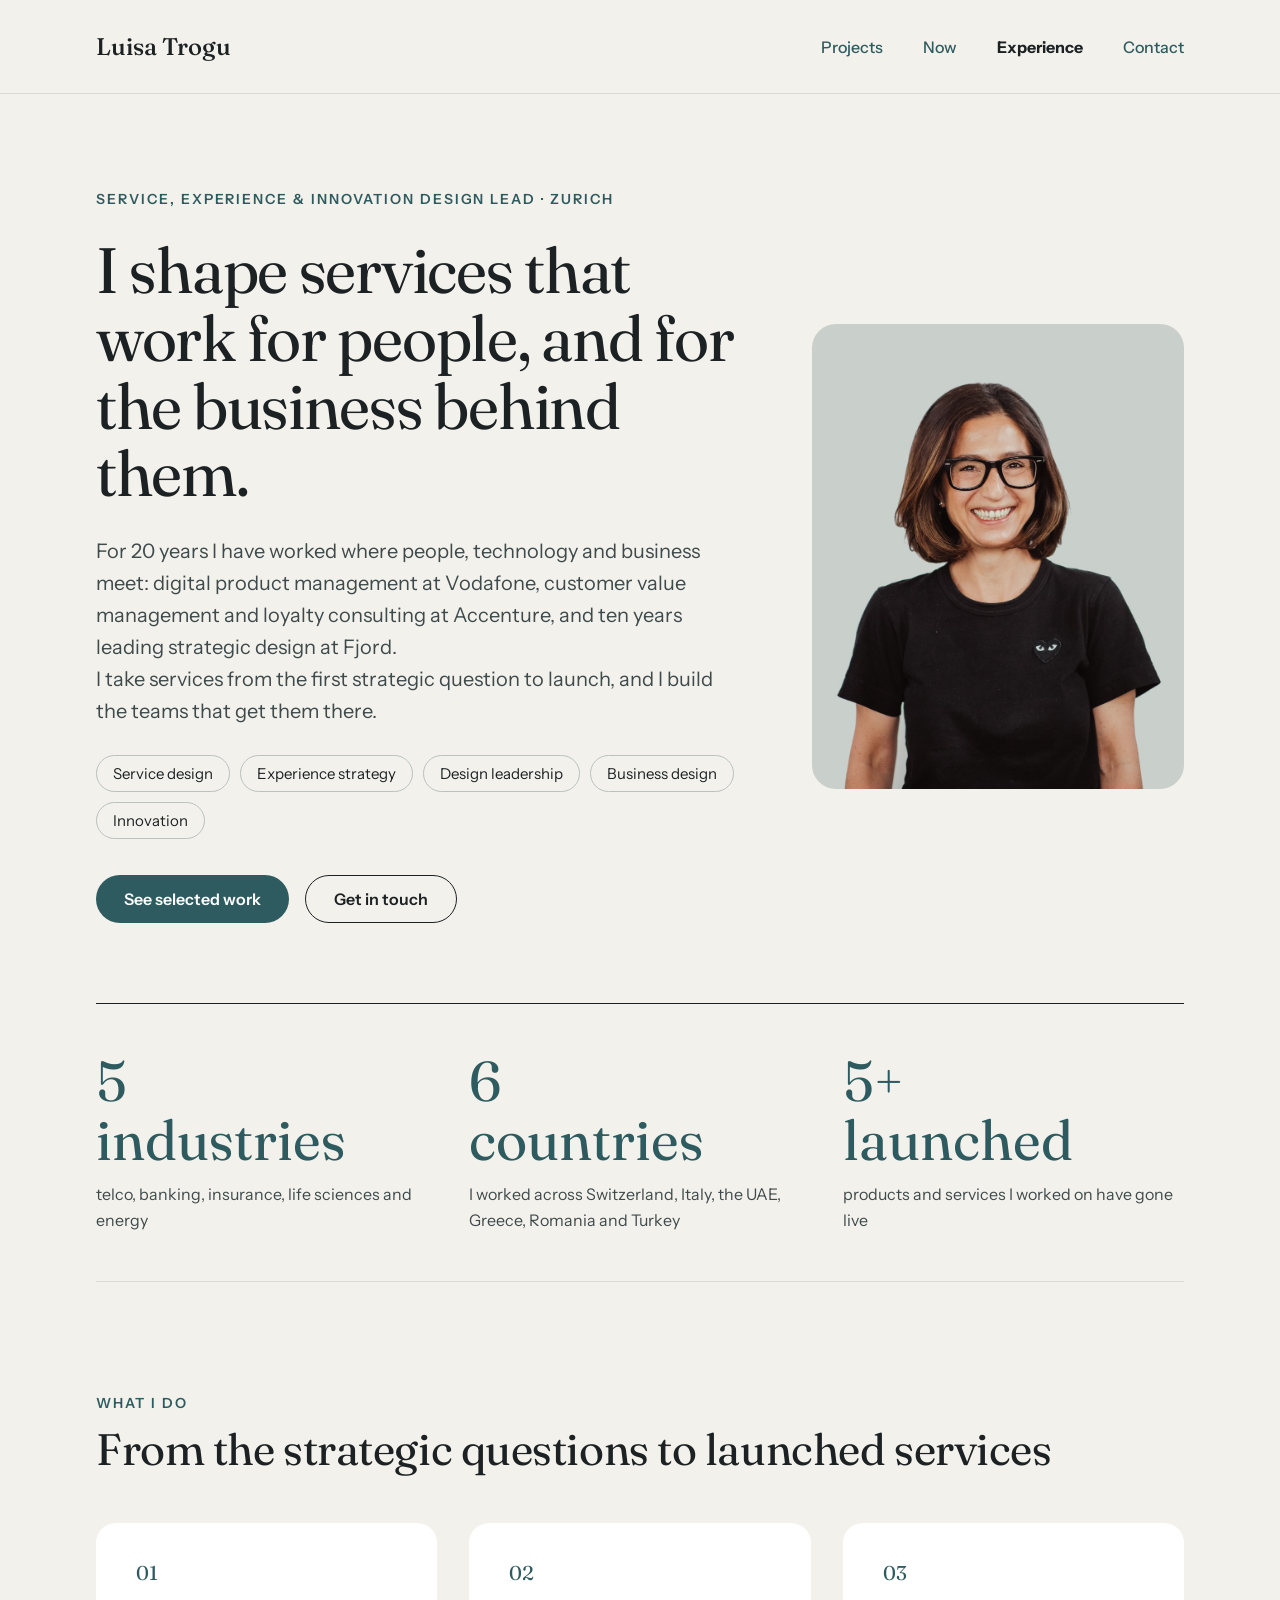
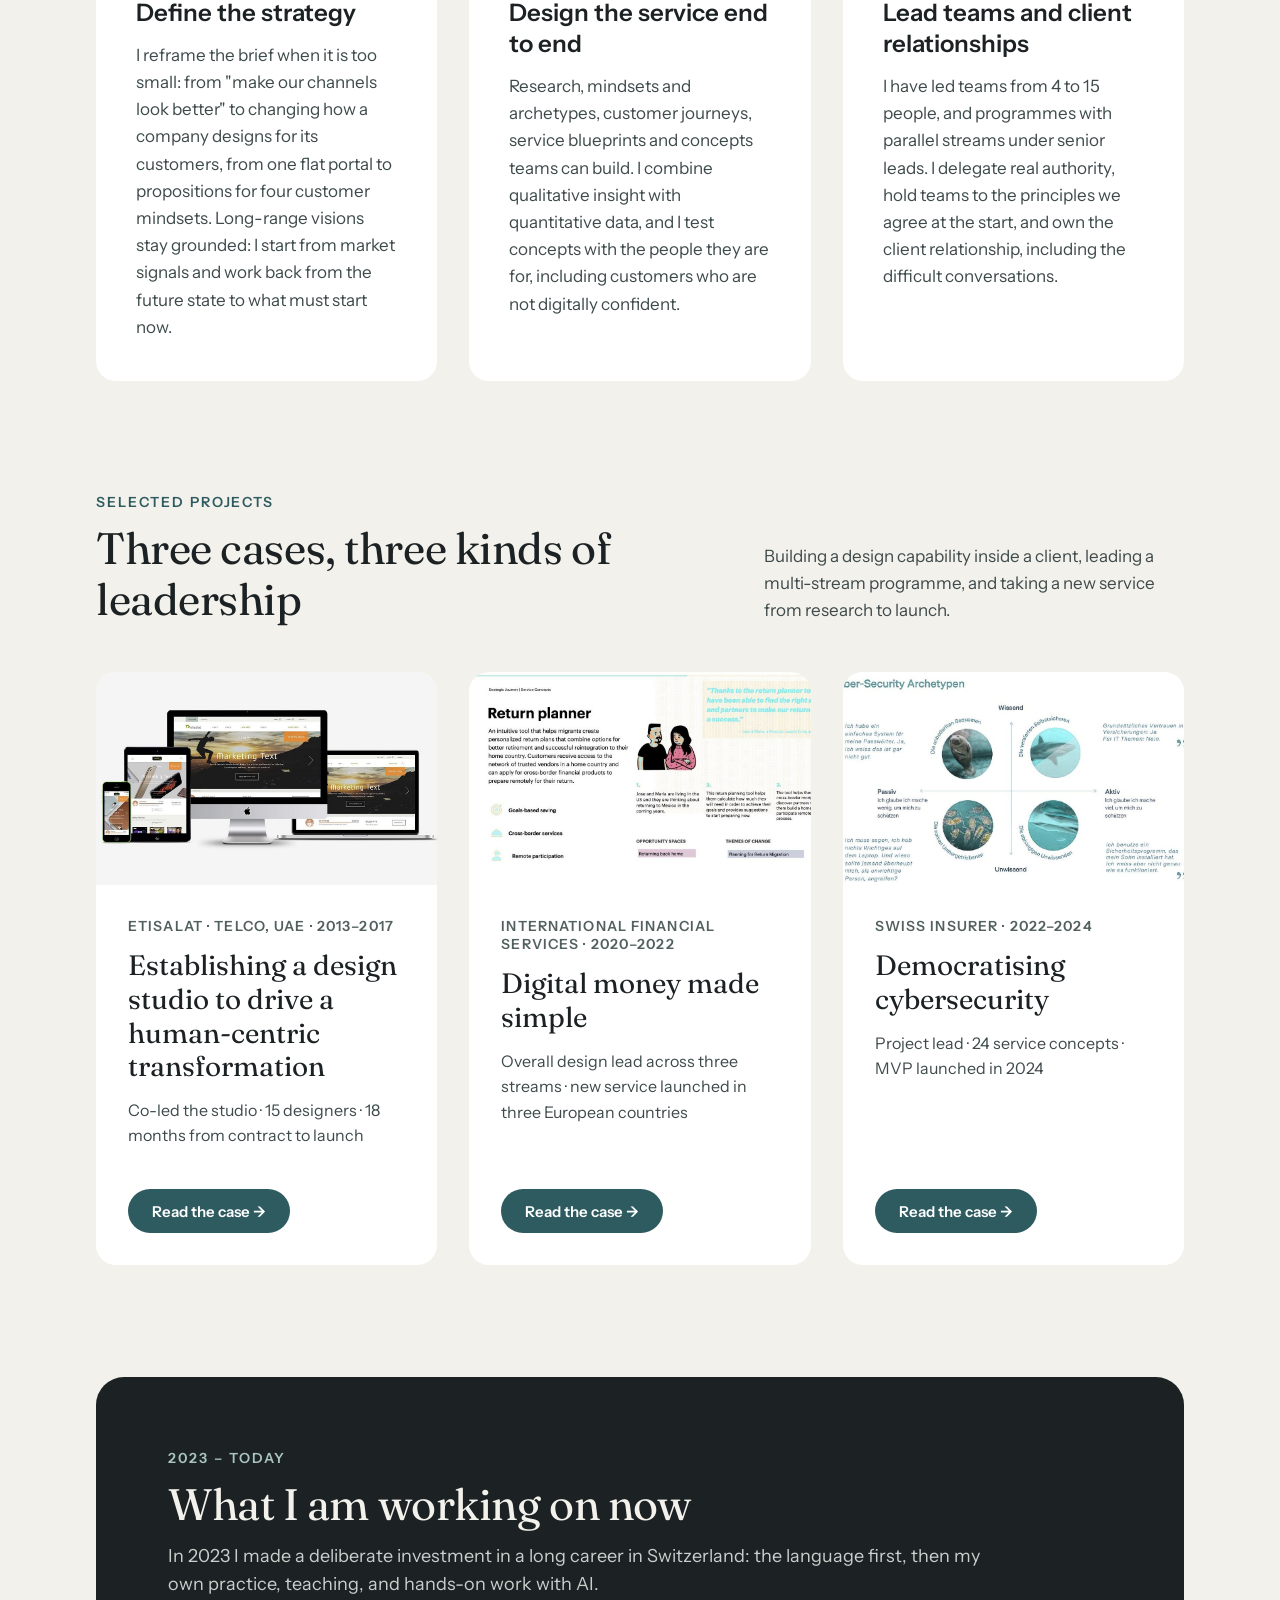
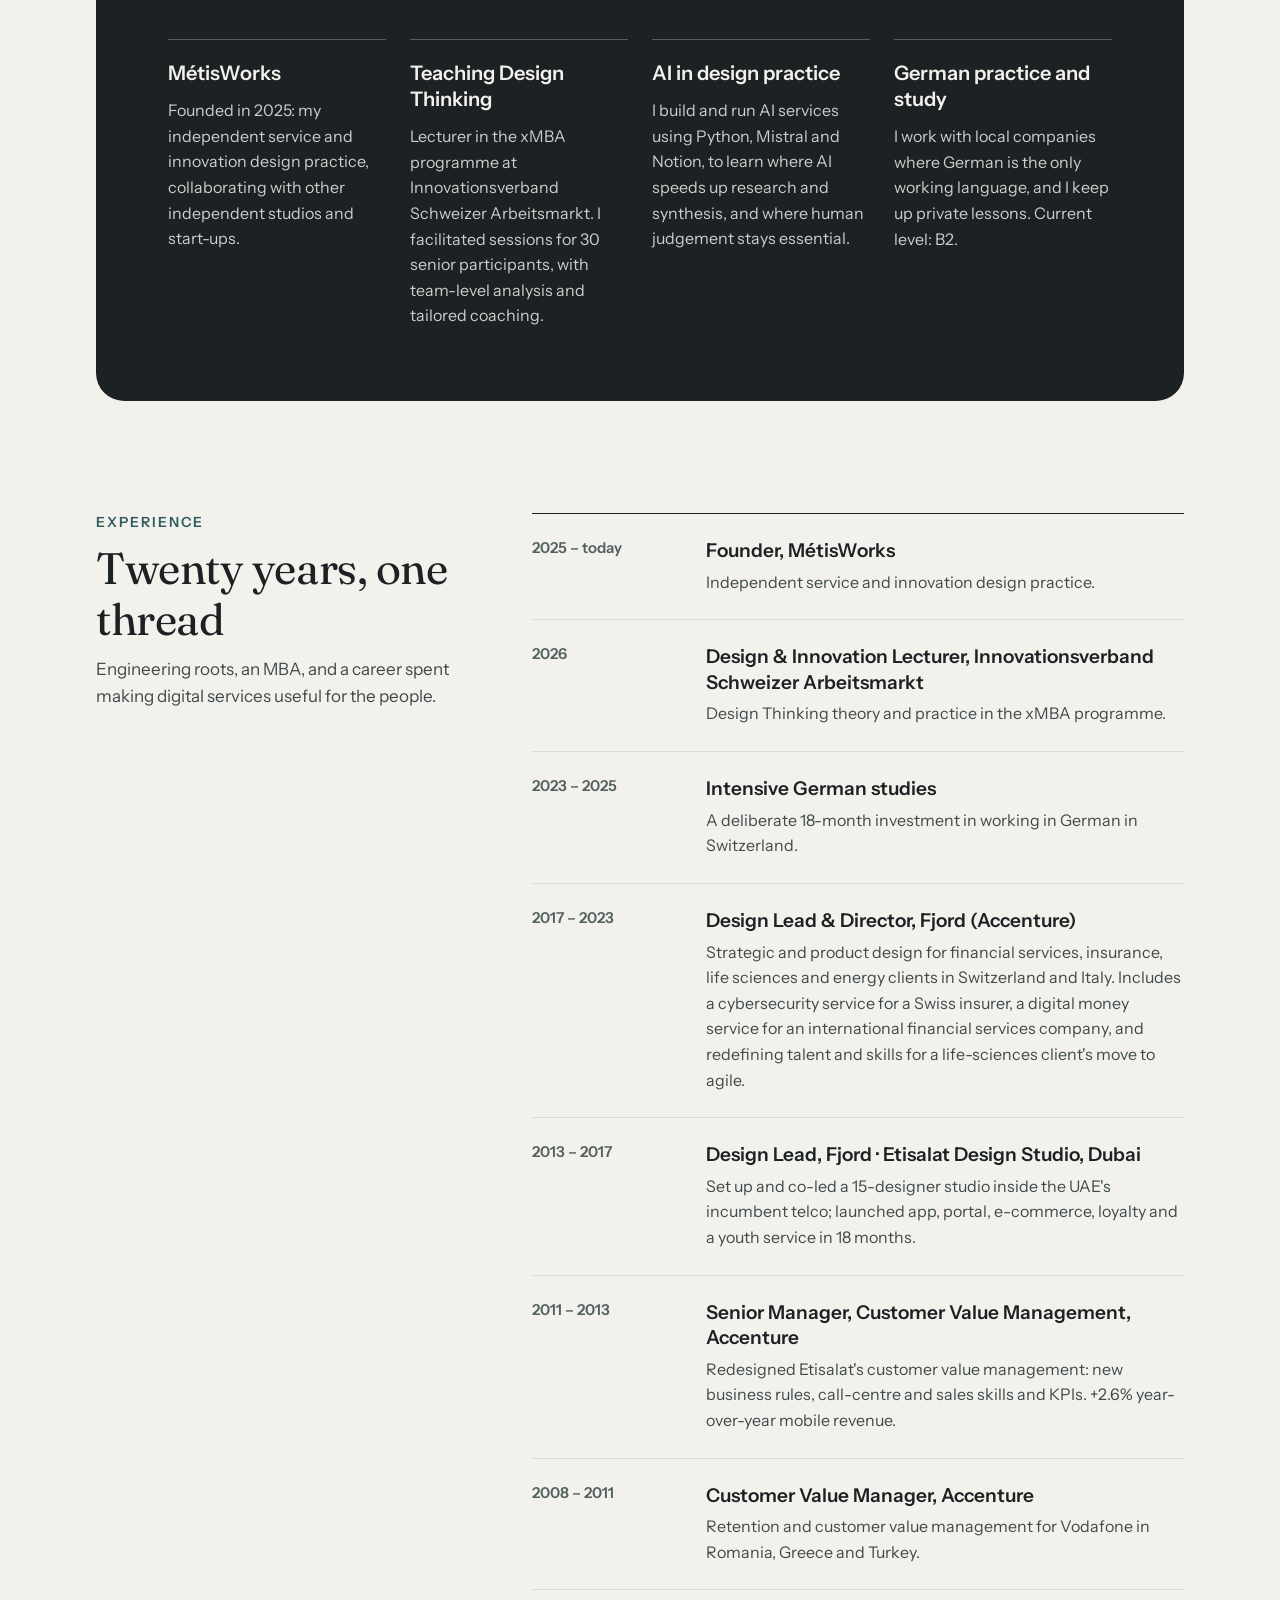
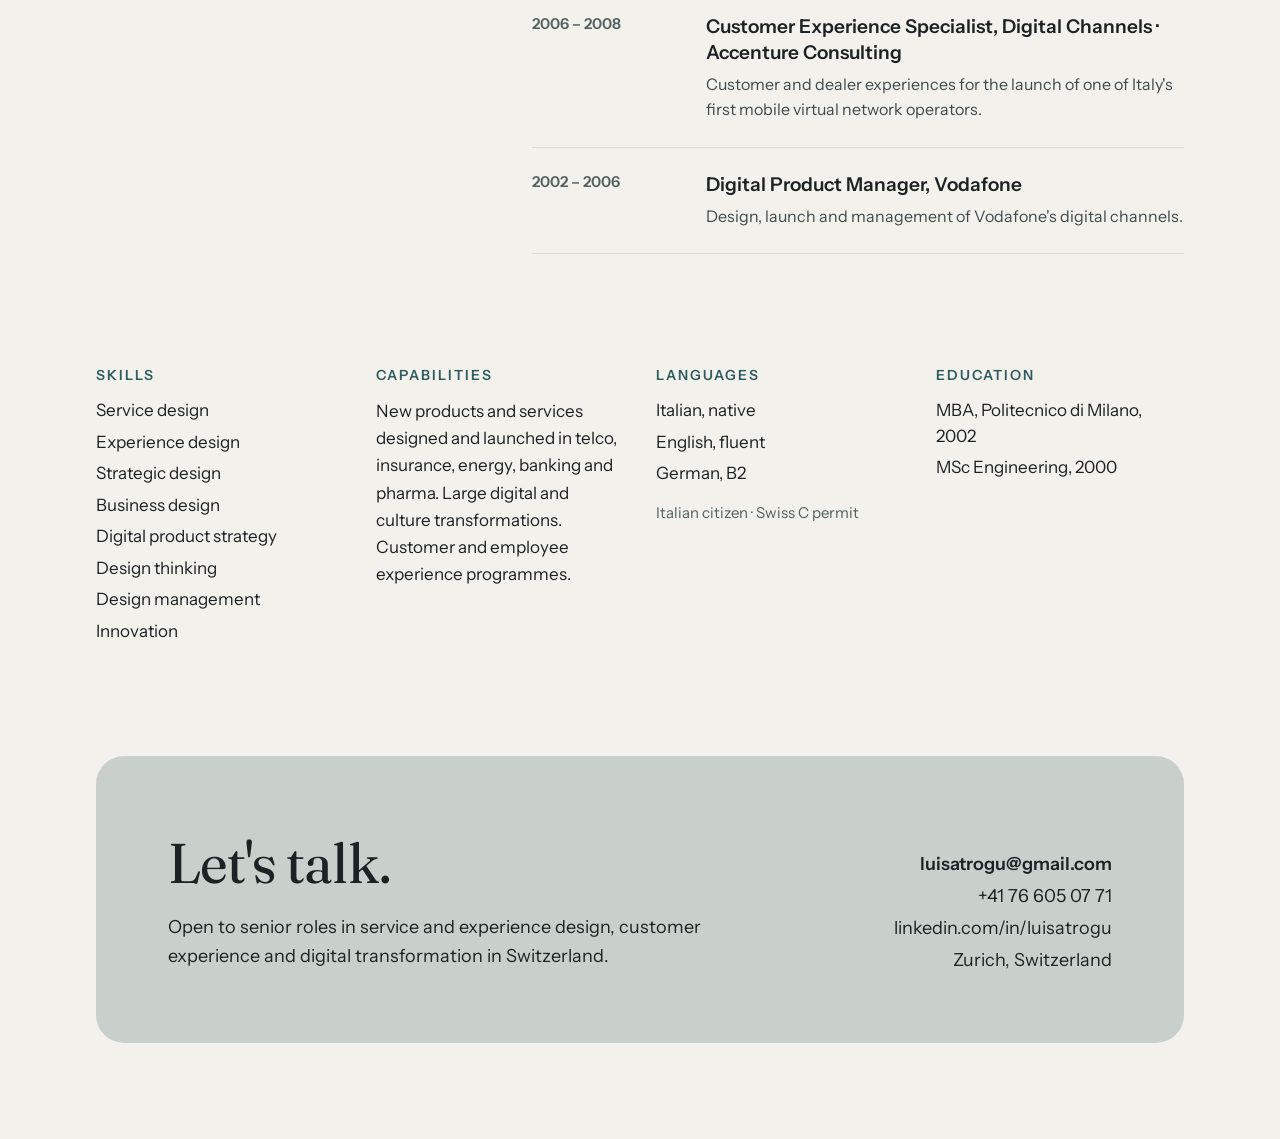
<file: portfolio/portfolio/index.html>
<!doctype html>
<html lang="en">
<head>
<meta charset="utf-8">
<meta name="viewport" content="width=device-width, initial-scale=1">
<title>Luisa Trogu — Selected work</title>
<meta name="description" content="Selected service and experience design work: a design studio built inside a telco, a digital money programme, and a cybersecurity service from research to launch.">
<meta name="robots" content="noindex">
<meta property="og:title" content="Luisa Trogu — Selected work">
<meta property="og:description" content="Service and experience design: three cases, three kinds of leadership.">
<meta property="og:type" content="website">
<meta property="og:url" content="https://metisworks.net/portfolio/">
<link rel="icon" href="[data-uri]">
<link rel="preconnect" href="https://fonts.googleapis.com">
<link rel="preconnect" href="https://fonts.gstatic.com" crossorigin>
<link href="https://fonts.googleapis.com/css2?family=Fraunces:opsz,wght@9..144,400;9..144,500;9..144,600&amp;family=Instrument+Sans:wght@400;500;600&amp;display=swap" rel="stylesheet">
<style>*{box-sizing:border-box}
html,body{margin:0;background:#F3F1EC;font-family:'Instrument Sans','Helvetica Neue',Helvetica,Arial,sans-serif;color:#1C2224}
a{color:#2E5B5F;text-decoration:none}a:hover{color:#1C3A3D;text-decoration:underline}
.page{display:none}.page.active{display:block}
.frame>div:last-child{display:none}
.page > div > header{position:sticky;top:0;z-index:20;background:#F3F1EC}
.page section[id],.page footer[id]{scroll-margin-top:112px}
.page nav[aria-label="Main"] a.current{font-weight:700;color:#1C2224}
img{max-width:100%}


@media (max-width: 1000px){
  .page [style*="flex-direction: row"], .frame [style*="flex-direction: row"]{flex-wrap:wrap !important}
  .page [style*="flex-direction: row"]>*, .frame [style*="flex-direction: row"]>*{flex-basis:280px !important}
  [style*="padding: 112px 96px"],[style*="padding: 96px 96px"],[style*="padding: 0px 96px"],[style*="padding: 28px 96px"],[style*="padding: 32px 96px"],[style*="padding: 16px 96px"],[style*="padding: 64px 96px"],[style*="padding: 72px 96px"]{padding-left:24px !important;padding-right:24px !important}
  [style*="margin: 96px 96px"]{margin-left:24px !important;margin-right:24px !important}
  [style*="padding: 72px"]{padding:32px !important}
  h1{font-size:40px !important}
  h2{font-size:32px !important}
  nav[aria-label="Main"]{gap:16px !important;flex-wrap:wrap}
  header>*, nav[aria-label="Main"]>*, a[style*="border-radius: 999px"], span[style*="border-radius: 999px"]{flex-basis:auto !important}
  header{gap:16px !important}
}
@media (max-width: 760px){
  .frame header, .page header{flex-direction:row !important;flex-wrap:wrap !important;align-items:center !important;justify-content:flex-start !important;gap:10px !important;padding:10px 24px !important}
  .frame header>a:first-child, .page header>a:first-child{flex:0 0 auto !important;gap:10px !important;flex-wrap:nowrap !important}
  .frame header>a:first-child>*, .page header>a:first-child>*{flex:0 0 auto !important;flex-basis:auto !important}
  .frame header>a:first-child svg{width:30px !important;height:30px !important}
  .frame header>a:first-child span{font-size:17px !important}
  .frame header nav[aria-label="Main"], .page header nav[aria-label="Main"]{flex:1 1 100% !important;flex-basis:100% !important;flex-wrap:nowrap !important;justify-content:space-between !important;gap:10px !important;font-size:15px !important}
  .frame header nav[aria-label="Main"] a, .page header nav[aria-label="Main"] a{flex:0 0 auto !important;flex-basis:auto !important;min-height:0 !important;padding:0 !important}
  .frame header nav[aria-label="Main"] a[href="#contact"]{min-height:34px !important;padding:0 14px !important}
  .frame header>div:last-child, .page header>div:last-child{flex:0 0 auto !important;flex-basis:auto !important}
}
</style>
</head>
<body>
<div class="page" id="home"><div class="frame" style="max-width: 1440px; margin: 0px auto; min-height: 100vh; box-sizing: border-box; background: #F3F1EC; display: flex; flex-direction: column; align-items: stretch;">
<header style="display: flex; flex-direction: row; justify-content: space-between; align-items: center; padding: 32px 96px; border-bottom: 1px solid #D9DCD7;"><div style="font-family: 'Fraunces', Georgia, serif; font-size: 24px; font-weight: 500;">Luisa Trogu</div><nav aria-label="Main" style="display: flex; flex-direction: row; gap: 40px; font-size: 16px; font-weight: 500;"><a href="#projects">Projects</a><a href="#now">Now</a><a href="#experience">Experience</a><a href="#contact">Contact</a></nav></header><section style="display: flex; flex-direction: column; gap: 0px; padding: 96px 96px 80px; "><div style="display: flex; flex-direction: row; gap: 64px; align-items: center; "><div style="display: flex; flex-direction: column; gap: 28px; flex: 7 1 0px; min-width: 0px; justify-content: center;"><div style="font-size: 14px; font-weight: 600; letter-spacing: 0.14em; color: #2E5B5F;">SERVICE, EXPERIENCE &amp; INNOVATION DESIGN LEAD · ZURICH</div><h1 style="margin: 0px; font-family: 'Fraunces', Georgia, serif; font-weight: 400; font-size: 64px; line-height: 1.06; letter-spacing: -0.02em;">I shape services that work for people, and for the business behind them.</h1><div style="display: flex; flex-direction: column; gap: 0px; "><p style="margin: 0px; font-size: 20px; line-height: 1.6; color: #3E4A4B; ">For 20 years I have worked where people, technology and business meet: digital product management at Vodafone, customer value management and loyalty consulting at Accenture, and ten years leading strategic design at Fjord.</p><p style="margin: 0px; font-size: 20px; line-height: 1.6; color: #3E4A4B; ">I take services from the first strategic question to launch, and I build the teams that get them there.</p></div><div style="display: flex; flex-direction: row; gap: 10px; align-items: stretch; flex-wrap: wrap;"><span style="display: inline-flex; padding: 8px 16px; border: 1px solid #B9C2BE; border-radius: 999px; font-size: 15px;">Service design</span><span style="display: inline-flex; padding: 8px 16px; border: 1px solid #B9C2BE; border-radius: 999px; font-size: 15px;">Experience strategy</span><span style="display: inline-flex; padding: 8px 16px; border: 1px solid #B9C2BE; border-radius: 999px; font-size: 15px;">Design leadership</span><span style="display: inline-flex; padding: 8px 16px; border: 1px solid #B9C2BE; border-radius: 999px; font-size: 15px;">Business design</span><span style="display: inline-flex; padding: 8px 16px; border: 1px solid #B9C2BE; border-radius: 999px; font-size: 15px;">Innovation</span></div><div style="display: flex; flex-direction: row; gap: 16px; align-items: center; padding-top: 8px;"><a href="#projects" style="display: inline-flex; align-items: center; min-height: 48px; padding: 0px 28px; border-radius: 999px; font-size: 16px; font-weight: 600; background: #2E5B5F; color: #FFFFFF;">See selected work</a><a href="mailto:luisatrogu@gmail.com" style="display: inline-flex; align-items: center; min-height: 48px; padding: 0px 28px; border-radius: 999px; font-size: 16px; font-weight: 600; border: 1px solid #1C2224; color: #1C2224;">Get in touch</a></div></div><div style="display: flex; flex-direction: column; gap: 0px; flex: 4 1 0px; min-width: 0px; "><img src="assets/portrait.jpg" alt="Portrait of Luisa Trogu" style="display: block; width: 100%; height: auto; aspect-ratio: 4 / 5; object-fit: cover; object-position: center; background: #C9D0CC; border-radius: 24px;"></div></div></section><section style="display: flex; flex-direction: column; gap: 0px; padding: 0px 96px; "><div style="display: flex; flex-direction: row; gap: 32px; align-items: stretch; padding: 48px 0px; border-top: 1px solid #1C2224; border-bottom: 1px solid #D9DCD7;"><div style="display: flex; flex-direction: column; gap: 12px; flex: 1 1 0px; min-width: 0px; "><div style="display: flex; flex-direction: column; gap: 0px; "><div style="font-family: 'Fraunces', Georgia, serif; font-size: 56px; line-height: 1.05; color: #2E5B5F;">5</div><div style="font-family: 'Fraunces', Georgia, serif; font-size: 56px; line-height: 1.05; color: #2E5B5F;">industries</div></div><p style="margin: 0px; font-size: 16px; line-height: 1.6; color: #3E4A4B; ">telco, banking, insurance, life sciences and energy</p></div><div style="display: flex; flex-direction: column; gap: 12px; flex: 1 1 0px; min-width: 0px; "><div style="display: flex; flex-direction: column; gap: 0px; "><div style="font-family: 'Fraunces', Georgia, serif; font-size: 56px; line-height: 1.05; color: #2E5B5F;">6</div><div style="font-family: 'Fraunces', Georgia, serif; font-size: 56px; line-height: 1.05; color: #2E5B5F;">countries</div></div><p style="margin: 0px; font-size: 16px; line-height: 1.6; color: #3E4A4B; ">I worked across Switzerland, Italy, the UAE, Greece, Romania and Turkey</p></div><div style="display: flex; flex-direction: column; gap: 12px; flex: 1 1 0px; min-width: 0px; "><div style="display: flex; flex-direction: column; gap: 0px; "><div style="font-family: 'Fraunces', Georgia, serif; font-size: 56px; line-height: 1.05; color: #2E5B5F;">5+</div><div style="font-family: 'Fraunces', Georgia, serif; font-size: 56px; line-height: 1.05; color: #2E5B5F;">launched</div></div><p style="margin: 0px; font-size: 16px; line-height: 1.6; color: #3E4A4B; ">products and services I worked on have gone live</p></div></div></section><section style="display: flex; flex-direction: column; gap: 48px; padding: 112px 96px 0px; "><div style="display: flex; flex-direction: column; gap: 12px; "><div style="font-size: 14px; font-weight: 600; letter-spacing: 0.14em; color: #2E5B5F;">WHAT I DO</div><h2 style="margin: 0px; font-family: 'Fraunces', Georgia, serif; font-weight: 400; font-size: 44px; line-height: 1.15; letter-spacing: -0.01em; color: #1C2224;">From the strategic questions to launched services</h2></div><div style="display: flex; flex-direction: row; gap: 32px; align-items: stretch; "><div style="display: flex; flex-direction: column; gap: 14px; flex: 1 1 0px; min-width: 0px; background: #FFFFFF; border-radius: 20px; padding: 40px; box-sizing: border-box;"><div style="font-family: 'Fraunces', Georgia, serif; font-size: 20px; line-height: 1; color: #2E5B5F;">01</div><h3 style="margin: 0px; font-size: 24px; font-weight: 600; line-height: 1.3; color: #1C2224;">Define the strategy</h3><p style="margin: 0px; font-size: 17px; line-height: 1.6; color: #3E4A4B; ">I reframe the brief when it is too small: from &quot;make our channels look better&quot; to changing how a company designs for its customers, from one flat portal to propositions for four customer mindsets. Long-range visions stay grounded: I start from market signals and work back from the future state to what must start now.</p></div><div style="display: flex; flex-direction: column; gap: 14px; flex: 1 1 0px; min-width: 0px; background: #FFFFFF; border-radius: 20px; padding: 40px; box-sizing: border-box;"><div style="font-family: 'Fraunces', Georgia, serif; font-size: 20px; line-height: 1; color: #2E5B5F;">02</div><h3 style="margin: 0px; font-size: 24px; font-weight: 600; line-height: 1.3; color: #1C2224;">Design the service end to end</h3><p style="margin: 0px; font-size: 17px; line-height: 1.6; color: #3E4A4B; ">Research, mindsets and archetypes, customer journeys, service blueprints and concepts teams can build. I combine qualitative insight with quantitative data, and I test concepts with the people they are for, including customers who are not digitally confident.</p></div><div style="display: flex; flex-direction: column; gap: 14px; flex: 1 1 0px; min-width: 0px; background: #FFFFFF; border-radius: 20px; padding: 40px; box-sizing: border-box;"><div style="font-family: 'Fraunces', Georgia, serif; font-size: 20px; line-height: 1; color: #2E5B5F;">03</div><h3 style="margin: 0px; font-size: 24px; font-weight: 600; line-height: 1.3; color: #1C2224;">Lead teams and client relationships</h3><p style="margin: 0px; font-size: 17px; line-height: 1.6; color: #3E4A4B; ">I have led teams from 4 to 15 people, and programmes with parallel streams under senior leads. I delegate real authority, hold teams to the principles we agree at the start, and own the client relationship, including the difficult conversations.</p></div></div></section><section id="projects" style="display: flex; flex-direction: column; gap: 48px; padding: 112px 96px 0px; "><div style="display: flex; flex-direction: row; gap: 32px; align-items: flex-end; "><div style="display: flex; flex-direction: column; gap: 12px; flex: 1 1 0px; min-width: 0px;"><div style="font-size: 14px; font-weight: 600; letter-spacing: 0.14em; color: #2E5B5F;">SELECTED PROJECTS</div><h2 style="margin: 0px; font-family: 'Fraunces', Georgia, serif; font-weight: 400; font-size: 44px; line-height: 1.15; letter-spacing: -0.01em; color: #1C2224;">Three cases, three kinds of leadership</h2></div><p style="margin: 0px; font-size: 17px; line-height: 1.6; color: #3E4A4B; flex: 0 1 420px;">Building a design capability inside a client, leading a multi-stream programme, and taking a new service from research to launch.</p></div><div style="display: flex; flex-direction: row; gap: 32px; align-items: stretch; "><a href="#etisalat" style="display: flex; flex-direction: column; flex: 1 1 0px; min-width: 0px; background: #FFFFFF; border-radius: 20px; overflow: hidden; color: #1C2224; text-decoration: none;"><img src="assets/eti-loyalty.jpg" alt="Loyalty programme concept across devices" style="display: block; width: 100%; height: auto; aspect-ratio: 16 / 10; object-fit: cover; object-position: center; background: #E9ECE9; border-radius: 0px;"><div style="display: flex; flex-direction: column; gap: 14px; padding: 32px; flex: 1 1 auto;"><div style="font-size: 14px; font-weight: 600; letter-spacing: 0.08em; color: #52605F;">ETISALAT · TELCO, UAE · 2013–2017</div><div style="font-family: 'Fraunces', Georgia, serif; font-size: 28px; line-height: 1.2;">Establishing a design studio to drive a human-centric transformation</div><p style="margin: 0px; font-size: 16px; line-height: 1.6; color: #3E4A4B; ">Co-led the studio · 15 designers · 18 months from contract to launch</p><div style="flex-grow: 1; min-height: 12px;"></div><span style="display: inline-flex; align-self: flex-start; align-items: center; min-height: 44px; padding: 0px 24px; border-radius: 999px; background: #2E5B5F; color: #FFFFFF; font-size: 15px; font-weight: 600;">Read the case →</span></div></a><a href="#digital-money" style="display: flex; flex-direction: column; flex: 1 1 0px; min-width: 0px; background: #FFFFFF; border-radius: 20px; overflow: hidden; color: #1C2224; text-decoration: none;"><img src="assets/dm-return.jpg" alt="Return planner opportunity concept" style="display: block; width: 100%; height: auto; aspect-ratio: 16 / 10; object-fit: cover; object-position: left top; background: #E9ECE9; border-radius: 0px;"><div style="display: flex; flex-direction: column; gap: 14px; padding: 32px; flex: 1 1 auto;"><div style="font-size: 14px; font-weight: 600; letter-spacing: 0.08em; color: #52605F;">INTERNATIONAL FINANCIAL SERVICES · 2020–2022</div><div style="font-family: 'Fraunces', Georgia, serif; font-size: 28px; line-height: 1.2;">Digital money made simple</div><p style="margin: 0px; font-size: 16px; line-height: 1.6; color: #3E4A4B; ">Overall design lead across three streams · new service launched in three European countries</p><div style="flex-grow: 1; min-height: 12px;"></div><span style="display: inline-flex; align-self: flex-start; align-items: center; min-height: 44px; padding: 0px 24px; border-radius: 999px; background: #2E5B5F; color: #FFFFFF; font-size: 15px; font-weight: 600;">Read the case →</span></div></a><a href="#cybersecurity" style="display: flex; flex-direction: column; flex: 1 1 0px; min-width: 0px; background: #FFFFFF; border-radius: 20px; overflow: hidden; color: #1C2224; text-decoration: none;"><img src="assets/cy-archetypes.jpg" alt="Cyber-security customer mindsets" style="display: block; width: 100%; height: auto; aspect-ratio: 16 / 10; object-fit: cover; object-position: center; background: #E9ECE9; border-radius: 0px;"><div style="display: flex; flex-direction: column; gap: 14px; padding: 32px; flex: 1 1 auto;"><div style="font-size: 14px; font-weight: 600; letter-spacing: 0.08em; color: #52605F;">SWISS INSURER · 2022–2024</div><div style="font-family: 'Fraunces', Georgia, serif; font-size: 28px; line-height: 1.2;">Democratising cybersecurity</div><p style="margin: 0px; font-size: 16px; line-height: 1.6; color: #3E4A4B; ">Project lead · 24 service concepts · MVP launched in 2024</p><div style="flex-grow: 1; min-height: 12px;"></div><span style="display: inline-flex; align-self: flex-start; align-items: center; min-height: 44px; padding: 0px 24px; border-radius: 999px; background: #2E5B5F; color: #FFFFFF; font-size: 15px; font-weight: 600;">Read the case →</span></div></a></div></section><div style="display: flex; flex-direction: column; padding: 112px 96px 0px;"><section id="now" style="display: flex; flex-direction: column; gap: 40px; padding: 72px; background: #1C2224; border-radius: 28px;"><div style="display: flex; flex-direction: column; gap: 12px; "><div style="font-size: 14px; font-weight: 600; letter-spacing: 0.14em; color: #A9C4C2;">2023 – TODAY</div><h2 style="margin: 0px; font-family: 'Fraunces', Georgia, serif; font-weight: 400; font-size: 44px; line-height: 1.15; letter-spacing: -0.01em; color: #F3F1EC;">What I am working on now</h2><p style="margin: 0px; font-size: 18px; line-height: 1.6; color: #C9D0CC; max-width: 820px;">In 2023 I made a deliberate investment in a long career in Switzerland: the language first, then my own practice, teaching, and hands-on work with AI.</p></div><div style="display: flex; flex-direction: row; gap: 24px; align-items: stretch; "><div style="display: flex; flex-direction: column; gap: 12px; flex: 1 1 0px; min-width: 0px; padding-top: 20px; border-top: 1px solid #52605F;"><h3 style="margin: 0px; font-size: 20px; font-weight: 600; line-height: 1.3; color: #F3F1EC;">MétisWorks</h3><p style="margin: 0px; font-size: 16px; line-height: 1.6; color: #C9D0CC; ">Founded in 2025: my independent service and innovation design practice, collaborating with other independent studios and start-ups.</p></div><div style="display: flex; flex-direction: column; gap: 12px; flex: 1 1 0px; min-width: 0px; padding-top: 20px; border-top: 1px solid #52605F;"><h3 style="margin: 0px; font-size: 20px; font-weight: 600; line-height: 1.3; color: #F3F1EC;">Teaching Design Thinking</h3><p style="margin: 0px; font-size: 16px; line-height: 1.6; color: #C9D0CC; ">Lecturer in the xMBA programme at Innovationsverband Schweizer Arbeitsmarkt. I facilitated sessions for 30 senior participants, with team-level analysis and tailored coaching.</p></div><div style="display: flex; flex-direction: column; gap: 12px; flex: 1 1 0px; min-width: 0px; padding-top: 20px; border-top: 1px solid #52605F;"><h3 style="margin: 0px; font-size: 20px; font-weight: 600; line-height: 1.3; color: #F3F1EC;">AI in design practice</h3><p style="margin: 0px; font-size: 16px; line-height: 1.6; color: #C9D0CC; ">I build and run AI services using Python, Mistral and Notion, to learn where AI speeds up research and synthesis, and where human judgement stays essential.</p></div><div style="display: flex; flex-direction: column; gap: 12px; flex: 1 1 0px; min-width: 0px; padding-top: 20px; border-top: 1px solid #52605F;"><h3 style="margin: 0px; font-size: 20px; font-weight: 600; line-height: 1.3; color: #F3F1EC;">German practice and study</h3><p style="margin: 0px; font-size: 16px; line-height: 1.6; color: #C9D0CC; ">I work with local companies where German is the only working language, and I keep up private lessons. Current level: B2.</p></div></div></section></div><section id="experience" style="display: flex; flex-direction: column; gap: 0px; padding: 112px 96px 0px; "><div style="display: flex; flex-direction: row; gap: 64px; align-items: flex-start; "><div style="display: flex; flex-direction: column; gap: 12px; flex: 4 1 0px; min-width: 0px; "><div style="font-size: 14px; font-weight: 600; letter-spacing: 0.14em; color: #2E5B5F;">EXPERIENCE</div><h2 style="margin: 0px; font-family: 'Fraunces', Georgia, serif; font-weight: 400; font-size: 44px; line-height: 1.15; letter-spacing: -0.01em; color: #1C2224;">Twenty years, one thread</h2><p style="margin: 0px; font-size: 17px; line-height: 1.6; color: #3E4A4B; ">Engineering roots, an MBA, and a career spent making digital services useful for the people.</p></div><div style="display: flex; flex-direction: column; gap: 0px; flex: 7 1 0px; min-width: 0px; "><div style="display: flex; flex-direction: column; gap: 0px; "><div style="display: flex; flex-direction: row; gap: 24px; align-items: flex-start; padding: 24px 0px; border-top: 1px solid #1C2224;"><div style="flex: 0 0 150px; font-size: 15px; font-weight: 600; color: #52605F;">2025 – today</div><div style="display: flex; flex-direction: column; gap: 6px; flex: 1 1 0px; min-width: 0px; "><div style="font-size: 19px; font-weight: 600; line-height: 1.35;">Founder, MétisWorks</div><p style="margin: 0px; font-size: 16px; line-height: 1.6; color: #3E4A4B; ">Independent service and innovation design practice.</p></div></div><div style="display: flex; flex-direction: row; gap: 24px; align-items: flex-start; padding: 24px 0px; border-top: 1px solid #D9DCD7;"><div style="flex: 0 0 150px; font-size: 15px; font-weight: 600; color: #52605F;">2026</div><div style="display: flex; flex-direction: column; gap: 6px; flex: 1 1 0px; min-width: 0px; "><div style="font-size: 19px; font-weight: 600; line-height: 1.35;">Design &amp; Innovation Lecturer, Innovationsverband Schweizer Arbeitsmarkt</div><p style="margin: 0px; font-size: 16px; line-height: 1.6; color: #3E4A4B; ">Design Thinking theory and practice in the xMBA programme.</p></div></div><div style="display: flex; flex-direction: row; gap: 24px; align-items: flex-start; padding: 24px 0px; border-top: 1px solid #D9DCD7;"><div style="flex: 0 0 150px; font-size: 15px; font-weight: 600; color: #52605F;">2023 – 2025</div><div style="display: flex; flex-direction: column; gap: 6px; flex: 1 1 0px; min-width: 0px; "><div style="font-size: 19px; font-weight: 600; line-height: 1.35;">Intensive German studies</div><p style="margin: 0px; font-size: 16px; line-height: 1.6; color: #3E4A4B; ">A deliberate 18-month investment in working in German in Switzerland.</p></div></div><div style="display: flex; flex-direction: row; gap: 24px; align-items: flex-start; padding: 24px 0px; border-top: 1px solid #D9DCD7;"><div style="flex: 0 0 150px; font-size: 15px; font-weight: 600; color: #52605F;">2017 – 2023</div><div style="display: flex; flex-direction: column; gap: 6px; flex: 1 1 0px; min-width: 0px; "><div style="font-size: 19px; font-weight: 600; line-height: 1.35;">Design Lead &amp; Director, Fjord (Accenture)</div><p style="margin: 0px; font-size: 16px; line-height: 1.6; color: #3E4A4B; ">Strategic and product design for financial services, insurance, life sciences and energy clients in Switzerland and Italy. Includes a cybersecurity service for a Swiss insurer, a digital money service for an international financial services company, and redefining talent and skills for a life-sciences client&#x27;s move to agile.</p></div></div><div style="display: flex; flex-direction: row; gap: 24px; align-items: flex-start; padding: 24px 0px; border-top: 1px solid #D9DCD7;"><div style="flex: 0 0 150px; font-size: 15px; font-weight: 600; color: #52605F;">2013 – 2017</div><div style="display: flex; flex-direction: column; gap: 6px; flex: 1 1 0px; min-width: 0px; "><div style="font-size: 19px; font-weight: 600; line-height: 1.35;">Design Lead, Fjord · Etisalat Design Studio, Dubai</div><p style="margin: 0px; font-size: 16px; line-height: 1.6; color: #3E4A4B; ">Set up and co-led a 15-designer studio inside the UAE&#x27;s incumbent telco; launched app, portal, e-commerce, loyalty and a youth service in 18 months.</p></div></div><div style="display: flex; flex-direction: row; gap: 24px; align-items: flex-start; padding: 24px 0px; border-top: 1px solid #D9DCD7;"><div style="flex: 0 0 150px; font-size: 15px; font-weight: 600; color: #52605F;">2011 – 2013</div><div style="display: flex; flex-direction: column; gap: 6px; flex: 1 1 0px; min-width: 0px; "><div style="font-size: 19px; font-weight: 600; line-height: 1.35;">Senior Manager, Customer Value Management, Accenture</div><p style="margin: 0px; font-size: 16px; line-height: 1.6; color: #3E4A4B; ">Redesigned Etisalat&#x27;s customer value management: new business rules, call-centre and sales skills and KPIs. +2.6% year-over-year mobile revenue.</p></div></div><div style="display: flex; flex-direction: row; gap: 24px; align-items: flex-start; padding: 24px 0px; border-top: 1px solid #D9DCD7;"><div style="flex: 0 0 150px; font-size: 15px; font-weight: 600; color: #52605F;">2008 – 2011</div><div style="display: flex; flex-direction: column; gap: 6px; flex: 1 1 0px; min-width: 0px; "><div style="font-size: 19px; font-weight: 600; line-height: 1.35;">Customer Value Manager, Accenture</div><p style="margin: 0px; font-size: 16px; line-height: 1.6; color: #3E4A4B; ">Retention and customer value management for Vodafone in Romania, Greece and Turkey.</p></div></div><div style="display: flex; flex-direction: row; gap: 24px; align-items: flex-start; padding: 24px 0px; border-top: 1px solid #D9DCD7;"><div style="flex: 0 0 150px; font-size: 15px; font-weight: 600; color: #52605F;">2006 – 2008</div><div style="display: flex; flex-direction: column; gap: 6px; flex: 1 1 0px; min-width: 0px; "><div style="font-size: 19px; font-weight: 600; line-height: 1.35;">Customer Experience Specialist, Digital Channels · Accenture Consulting</div><p style="margin: 0px; font-size: 16px; line-height: 1.6; color: #3E4A4B; ">Customer and dealer experiences for the launch of one of Italy&#x27;s first mobile virtual network operators.</p></div></div><div style="display: flex; flex-direction: row; gap: 24px; align-items: flex-start; padding: 24px 0px; border-top: 1px solid #D9DCD7; border-bottom: 1px solid #D9DCD7;"><div style="flex: 0 0 150px; font-size: 15px; font-weight: 600; color: #52605F;">2002 – 2006</div><div style="display: flex; flex-direction: column; gap: 6px; flex: 1 1 0px; min-width: 0px; "><div style="font-size: 19px; font-weight: 600; line-height: 1.35;">Digital Product Manager, Vodafone</div><p style="margin: 0px; font-size: 16px; line-height: 1.6; color: #3E4A4B; ">Design, launch and management of Vodafone&#x27;s digital channels.</p></div></div></div></div></div></section><section style="display: flex; flex-direction: column; gap: 0px; padding: 112px 96px 0px; "><div style="display: flex; flex-direction: row; gap: 32px; align-items: flex-start; "><div style="display: flex; flex-direction: column; gap: 14px; flex: 1 1 0px; min-width: 0px; "><h3 style="margin: 0px; font-size: 14px; font-weight: 600; letter-spacing: 0.14em; color: #2E5B5F;">SKILLS</h3><div style="display: flex; flex-direction: column; gap: 6px; "><div style="font-size: 17px; line-height: 1.5;">Service design</div><div style="font-size: 17px; line-height: 1.5;">Experience design</div><div style="font-size: 17px; line-height: 1.5;">Strategic design</div><div style="font-size: 17px; line-height: 1.5;">Business design</div><div style="font-size: 17px; line-height: 1.5;">Digital product strategy</div><div style="font-size: 17px; line-height: 1.5;">Design thinking</div><div style="font-size: 17px; line-height: 1.5;">Design management</div><div style="font-size: 17px; line-height: 1.5;">Innovation</div></div></div><div style="display: flex; flex-direction: column; gap: 14px; flex: 1 1 0px; min-width: 0px; "><h3 style="margin: 0px; font-size: 14px; font-weight: 600; letter-spacing: 0.14em; color: #2E5B5F;">CAPABILITIES</h3><p style="margin: 0px; font-size: 17px; line-height: 1.6; color: #1C2224; ">New products and services designed and launched in telco, insurance, energy, banking and pharma. Large digital and culture transformations. Customer and employee experience programmes.</p></div><div style="display: flex; flex-direction: column; gap: 14px; flex: 1 1 0px; min-width: 0px; "><h3 style="margin: 0px; font-size: 14px; font-weight: 600; letter-spacing: 0.14em; color: #2E5B5F;">LANGUAGES</h3><div style="display: flex; flex-direction: column; gap: 6px; "><div style="font-size: 17px; line-height: 1.5;">Italian, native</div><div style="font-size: 17px; line-height: 1.5;">English, fluent</div><div style="font-size: 17px; line-height: 1.5;">German, B2</div></div><p style="margin: 0px; font-size: 15px; line-height: 1.6; color: #52605F; ">Italian citizen · Swiss C permit</p></div><div style="display: flex; flex-direction: column; gap: 14px; flex: 1 1 0px; min-width: 0px; "><h3 style="margin: 0px; font-size: 14px; font-weight: 600; letter-spacing: 0.14em; color: #2E5B5F;">EDUCATION</h3><div style="display: flex; flex-direction: column; gap: 6px; "><div style="font-size: 17px; line-height: 1.5;">MBA, Politecnico di Milano, 2002</div><div style="font-size: 17px; line-height: 1.5;">MSc Engineering, 2000</div></div></div></div></section><div style="display: flex; flex-direction: column; padding: 112px 96px 96px;"><footer id="contact" style="display: flex; flex-direction: row; gap: 48px; justify-content: space-between; align-items: flex-end; padding: 72px; background: #C9D0CC; border-radius: 28px;"><div style="display: flex; flex-direction: column; gap: 16px; flex: 1 1 0px; min-width: 0px;"><h2 style="margin: 0px; font-family: 'Fraunces', Georgia, serif; font-weight: 400; font-size: 56px; letter-spacing: -0.02em;">Let's talk.</h2><p style="margin: 0px; font-size: 18px; line-height: 1.6; color: #1C2224; max-width: 560px;">Open to senior roles in service and experience design, customer experience and digital transformation in Switzerland.</p></div><div style="display: flex; flex-direction: column; gap: 10px; align-items: flex-end; font-size: 18px; text-align: right;"><a href="mailto:luisatrogu@gmail.com" style="color: #1C2224; font-weight: 600;">luisatrogu@gmail.com</a><a href="tel:+41766050771" style="color: #1C2224;">+41 76 605 07 71</a><a href="https://www.linkedin.com/in/luisatrogu/" style="color: #1C2224;">linkedin.com/in/luisatrogu</a><span style="color: #1C2224;">Zurich, Switzerland</span></div></footer></div><div style="flex-grow: 1;"></div>
</div></div>
<div class="page" id="etisalat"><div class="frame" style="max-width: 1440px; margin: 0px auto; min-height: 100vh; box-sizing: border-box; background: #F3F1EC; display: flex; flex-direction: column; align-items: stretch;">
<header style="display: flex; flex-direction: row; justify-content: space-between; align-items: center; padding: 32px 96px; border-bottom: 1px solid #D9DCD7;"><a href="#home" style="font-size: 16px; font-weight: 600;">← All work</a><div style="font-family: 'Fraunces', Georgia, serif; font-size: 24px; font-weight: 500;">Luisa Trogu</div></header><section style="display: flex; flex-direction: column; gap: 28px; padding: 96px 96px 64px; "><div style="font-size: 14px; font-weight: 600; letter-spacing: 0.14em; color: #2E5B5F;">CASE 01 · ETISALAT · INCUMBENT TELCO, UNITED ARAB EMIRATES</div><h1 style="margin: 0px; font-family: 'Fraunces', Georgia, serif; font-weight: 400; font-size: 64px; line-height: 1.06; letter-spacing: -0.02em; max-width: 1080px;">Establishing a design studio to drive a human-centric transformation</h1><p style="margin: 0px; font-size: 21px; line-height: 1.6; color: #3E4A4B; max-width: 900px;">The studio grew out of trust I had built with Etisalat. I used it to show the client what a design-led company could look like, and then to build one with them, co-leading the studio with my Etisalat counterpart.</p></section><section style="display: flex; flex-direction: column; gap: 0px; padding: 0px 96px; "><div style="display: flex; flex-direction: row; gap: 32px; align-items: stretch; padding: 32px 0px; border-top: 1px solid #1C2224; border-bottom: 1px solid #D9DCD7;"><div style="display: flex; flex-direction: column; gap: 8px; flex: 1 1 0px; min-width: 0px; "><div style="font-size: 13px; font-weight: 600; letter-spacing: 0.12em; color: #52605F;">TIMEFRAME</div><p style="margin: 0px; font-size: 18px; line-height: 1.6; color: #1C2224; ">2013 – 2017</p></div><div style="display: flex; flex-direction: column; gap: 8px; flex: 1 1 0px; min-width: 0px; "><div style="font-size: 13px; font-weight: 600; letter-spacing: 0.12em; color: #52605F;">MY ROLE</div><p style="margin: 0px; font-size: 18px; line-height: 1.6; color: #1C2224; ">Design Lead · studio co-lead · client relationship owner</p></div><div style="display: flex; flex-direction: column; gap: 8px; flex: 1 1 0px; min-width: 0px; "><div style="font-size: 13px; font-weight: 600; letter-spacing: 0.12em; color: #52605F;">KEY STAKEHOLDERS</div><p style="margin: 0px; font-size: 18px; line-height: 1.6; color: #1C2224; ">CMO and CIO</p></div><div style="display: flex; flex-direction: column; gap: 8px; flex: 1 1 0px; min-width: 0px; "><div style="font-size: 13px; font-weight: 600; letter-spacing: 0.12em; color: #52605F;">TEAM</div><p style="margin: 0px; font-size: 18px; line-height: 1.6; color: #1C2224; ">15 designers, mostly from Fjord, embedded in the client&#x27;s teams</p></div><div style="display: flex; flex-direction: column; gap: 8px; flex: 1 1 0px; min-width: 0px; "><div style="font-size: 13px; font-weight: 600; letter-spacing: 0.12em; color: #52605F;">OUTCOME</div><p style="margin: 0px; font-size: 18px; line-height: 1.6; color: #1C2224; ">App, portal, e-commerce, loyalty and a youth service launched in 18 months</p></div></div></section><section style="display: flex; flex-direction: column; gap: 40px; padding: 96px 96px 0px; "><div style="display: flex; flex-direction: column; gap: 12px; "><div style="font-size: 14px; font-weight: 600; letter-spacing: 0.14em; color: #2E5B5F;">HOW IT STARTED</div><h2 style="margin: 0px; font-family: 'Fraunces', Georgia, serif; font-weight: 400; font-size: 44px; line-height: 1.15; letter-spacing: -0.01em; color: #1C2224;">The studio didn&#x27;t start with a pitch. It started with trust.</h2></div><div style="display: flex; flex-direction: row; gap: 24px; align-items: flex-start; "><div style="display: flex; flex-direction: column; gap: 14px; flex: 1 1 0px; min-width: 0px; "><div style="display: flex; flex-direction: row; gap: 12px; align-items: center; "><div style="display: flex; align-items: center; justify-content: center; flex: 0 0 40px; height: 40px; border-radius: 999px; background: #2E5B5F; color: #FFFFFF; font-family: 'Fraunces', Georgia, serif; font-size: 18px;">1</div><div style="flex: 1 1 0px; height: 2px; background: #B9C2BE;"></div></div><h3 style="margin: 0px; font-size: 20px; font-weight: 600; line-height: 1.3; color: #1C2224;">Trust</h3><p style="margin: 0px; font-size: 16px; line-height: 1.6; color: #3E4A4B; ">At Accenture I led customer value management and loyalty programmes for Etisalat that delivered results, and became a trusted voice for the client.</p></div><div style="display: flex; flex-direction: column; gap: 14px; flex: 1 1 0px; min-width: 0px; "><div style="display: flex; flex-direction: row; gap: 12px; align-items: center; "><div style="display: flex; align-items: center; justify-content: center; flex: 0 0 40px; height: 40px; border-radius: 999px; background: #2E5B5F; color: #FFFFFF; font-family: 'Fraunces', Georgia, serif; font-size: 18px;">2</div><div style="flex: 1 1 0px; height: 2px; background: #B9C2BE;"></div></div><h3 style="margin: 0px; font-size: 20px; font-weight: 600; line-height: 1.3; color: #1C2224;">Diagnosis</h3><p style="margin: 0px; font-size: 16px; line-height: 1.6; color: #3E4A4B; ">With Fjord colleagues, I showed the client that its business was held back by being process-driven rather than human-led.</p></div><div style="display: flex; flex-direction: column; gap: 14px; flex: 1 1 0px; min-width: 0px; "><div style="display: flex; flex-direction: row; gap: 12px; align-items: center; "><div style="display: flex; align-items: center; justify-content: center; flex: 0 0 40px; height: 40px; border-radius: 999px; background: #2E5B5F; color: #FFFFFF; font-family: 'Fraunces', Georgia, serif; font-size: 18px;">3</div><div style="flex: 1 1 0px; height: 2px; background: #B9C2BE;"></div></div><h3 style="margin: 0px; font-size: 20px; font-weight: 600; line-height: 1.3; color: #1C2224;">Small projects</h3><p style="margin: 0px; font-size: 16px; line-height: 1.6; color: #3E4A4B; ">We proposed redesigning the app and web experience, on one condition: working on the whole customer experience, not only the aesthetics.</p></div><div style="display: flex; flex-direction: column; gap: 14px; flex: 1 1 0px; min-width: 0px; "><div style="display: flex; flex-direction: row; gap: 12px; align-items: center; "><div style="display: flex; align-items: center; justify-content: center; flex: 0 0 40px; height: 40px; border-radius: 999px; background: #2E5B5F; color: #FFFFFF; font-family: 'Fraunces', Georgia, serif; font-size: 18px;">4</div><div style="flex: 1 1 0px; height: 2px; background: #B9C2BE;"></div></div><h3 style="margin: 0px; font-size: 20px; font-weight: 600; line-height: 1.3; color: #1C2224;">Proof</h3><p style="margin: 0px; font-size: 16px; line-height: 1.6; color: #3E4A4B; ">Before launch, the CMO and CIO valued the new collaboration between marketing, design and IT. After the first releases: higher app ratings and fewer complaints.</p></div><div style="display: flex; flex-direction: column; gap: 14px; flex: 1 1 0px; min-width: 0px; "><div style="display: flex; flex-direction: row; gap: 12px; align-items: center; "><div style="display: flex; align-items: center; justify-content: center; flex: 0 0 40px; height: 40px; border-radius: 999px; background: #2E5B5F; color: #FFFFFF; font-family: 'Fraunces', Georgia, serif; font-size: 18px;">5</div></div><h3 style="margin: 0px; font-size: 20px; font-weight: 600; line-height: 1.3; color: #1C2224;">Decision</h3><p style="margin: 0px; font-size: 16px; line-height: 1.6; color: #3E4A4B; ">Together we set up a design team inside Etisalat, staffed mostly by Fjord designers to bring in the culture, not just the skills.</p></div></div></section><section style="display: flex; flex-direction: column; gap: 0px; padding: 96px 96px 0px; "><div style="display: flex; flex-direction: row; gap: 64px; align-items: stretch; "><div style="display: flex; flex-direction: column; gap: 16px; flex: 1 1 0px; min-width: 0px; "><h2 style="margin: 0px; font-family: 'Fraunces', Georgia, serif; font-weight: 400; font-size: 36px; line-height: 1.15; letter-spacing: -0.01em; color: #1C2224;">The challenge</h2><p style="margin: 0px; font-size: 18px; line-height: 1.6; color: #3E4A4B; ">Etisalat asked for a design partner to make its digital channels look better. The real limit was elsewhere: the business was process-driven, not human-led, so experiences were shaped around internal processes rather than around the people using them.</p></div><div style="display: flex; flex-direction: column; gap: 16px; flex: 1 1 0px; min-width: 0px; "><h2 style="margin: 0px; font-family: 'Fraunces', Georgia, serif; font-weight: 400; font-size: 36px; line-height: 1.15; letter-spacing: -0.01em; color: #1C2224;">The strategic shift</h2><p style="margin: 0px; font-size: 18px; line-height: 1.6; color: #3E4A4B; ">From &quot;beautify our channels&quot; to a design capability embedded in the company. I didn&#x27;t win that argument in a single pitch: I earned it pilot by pilot, with functional results rather than visual ones, until the client funded the deeper transformation.</p></div></div></section><section style="display: flex; flex-direction: column; gap: 40px; padding: 96px 96px 0px; "><h2 style="margin: 0px; font-family: 'Fraunces', Georgia, serif; font-weight: 400; font-size: 36px; line-height: 1.15; letter-spacing: -0.01em; color: #1C2224;">How I led</h2><div style="display: flex; flex-direction: row; gap: 24px; align-items: stretch; flex-wrap: wrap;"><div style="display: flex; flex-direction: column; gap: 14px; flex: 1 1 0px; min-width: 0px; flex: 1 1 360px; background: #FFFFFF; border-radius: 20px; padding: 32px; box-sizing: border-box;"><div style="font-family: 'Fraunces', Georgia, serif; font-size: 20px; line-height: 1; color: #2E5B5F;">01</div><h3 style="margin: 0px; font-size: 20px; font-weight: 600; line-height: 1.3; color: #1C2224;">Opened the door</h3><p style="margin: 0px; font-size: 16px; line-height: 1.6; color: #3E4A4B; ">Turned a trusted delivery relationship into a strategic mandate, and aligned marketing and IT behind one design-led direction.</p></div><div style="display: flex; flex-direction: column; gap: 14px; flex: 1 1 0px; min-width: 0px; flex: 1 1 360px; background: #FFFFFF; border-radius: 20px; padding: 32px; box-sizing: border-box;"><div style="font-family: 'Fraunces', Georgia, serif; font-size: 20px; line-height: 1; color: #2E5B5F;">02</div><h3 style="margin: 0px; font-size: 20px; font-weight: 600; line-height: 1.3; color: #1C2224;">Set the direction</h3><p style="margin: 0px; font-size: 16px; line-height: 1.6; color: #3E4A4B; ">Led the scoping team that defined the key objectives with the client and crafted the strategic roadmap for the transformation.</p></div><div style="display: flex; flex-direction: column; gap: 14px; flex: 1 1 0px; min-width: 0px; flex: 1 1 360px; background: #FFFFFF; border-radius: 20px; padding: 32px; box-sizing: border-box;"><div style="font-family: 'Fraunces', Georgia, serif; font-size: 20px; line-height: 1; color: #2E5B5F;">03</div><h3 style="margin: 0px; font-size: 20px; font-weight: 600; line-height: 1.3; color: #1C2224;">Built the team</h3><p style="margin: 0px; font-size: 16px; line-height: 1.6; color: #3E4A4B; ">Recruited and onboarded designers who became internal catalysts for innovation, integrated into the client&#x27;s own teams.</p></div><div style="display: flex; flex-direction: column; gap: 14px; flex: 1 1 0px; min-width: 0px; flex: 1 1 360px; background: #FFFFFF; border-radius: 20px; padding: 32px; box-sizing: border-box;"><div style="font-family: 'Fraunces', Georgia, serif; font-size: 20px; line-height: 1; color: #2E5B5F;">04</div><h3 style="margin: 0px; font-size: 20px; font-weight: 600; line-height: 1.3; color: #1C2224;">Delegated at scale</h3><p style="margin: 0px; font-size: 16px; line-height: 1.6; color: #3E4A4B; ">Ran several projects in parallel by giving senior leads real ownership of day-to-day delivery, with a shared coordination structure.</p></div><div style="display: flex; flex-direction: column; gap: 14px; flex: 1 1 0px; min-width: 0px; flex: 1 1 360px; background: #FFFFFF; border-radius: 20px; padding: 32px; box-sizing: border-box;"><div style="font-family: 'Fraunces', Georgia, serif; font-size: 20px; line-height: 1; color: #2E5B5F;">05</div><h3 style="margin: 0px; font-size: 20px; font-weight: 600; line-height: 1.3; color: #1C2224;">Protected quality</h3><p style="margin: 0px; font-size: 16px; line-height: 1.6; color: #3E4A4B; ">Held the team to the visual guidelines and interaction principles we agreed at the start, so the brand stayed consistent across every channel.</p></div></div></section><section style="display: flex; flex-direction: column; gap: 32px; padding: 96px 96px 0px; "><h2 style="margin: 0px; font-family: 'Fraunces', Georgia, serif; font-weight: 400; font-size: 36px; line-height: 1.15; letter-spacing: -0.01em; color: #1C2224;">The work</h2><div style="display: flex; flex-direction: row; gap: 24px; align-items: flex-start; "><figure style="margin: 0px; display: flex; flex-direction: column; gap: 12px; flex: 2 1 0px; min-width: 0px;"><img src="assets/eti-loyalty.jpg" alt="Loyalty programme concept shown on phone, tablet, desktop and laptop" style="display: block; width: 100%; height: auto; aspect-ratio: 1348 / 906; object-fit: contain; object-position: center; background: #FFFFFF; border-radius: 16px;"><figcaption style="font-size: 15px; line-height: 1.5; color: #52605F;">Concept design for the loyalty programme, across devices</figcaption></figure><figure style="margin: 0px; display: flex; flex-direction: column; gap: 12px; flex: 1 1 0px; min-width: 0px;"><img src="assets/eti-shops.jpg" alt="Interactive product wall in an Etisalat store" style="display: block; width: 100%; height: auto; aspect-ratio: 828 / 906; object-fit: cover; object-position: center; background: #FFFFFF; border-radius: 16px;"><figcaption style="font-size: 15px; line-height: 1.5; color: #52605F;">Extending the experience into physical stores</figcaption></figure></div><div style="display: flex; flex-direction: row; gap: 24px; align-items: flex-start; "><figure style="margin: 0px; display: flex; flex-direction: column; gap: 12px; flex: 2 1 0px; min-width: 0px;"><img src="assets/eti-portal.jpg" alt="Pages of the new web portal and e-commerce platform" style="display: block; width: 100%; height: auto; aspect-ratio: 1380 / 812; object-fit: contain; object-position: center; background: #FFFFFF; border-radius: 16px;"><figcaption style="font-size: 15px; line-height: 1.5; color: #52605F;">New portal and e-commerce design</figcaption></figure><figure style="margin: 0px; display: flex; flex-direction: column; gap: 12px; flex: 1 1 0px; min-width: 0px;"><img src="assets/eti-app.jpg" alt="Screens of the new customer app" style="display: block; width: 100%; height: auto; aspect-ratio: 828 / 812; object-fit: cover; object-position: center; background: #FFFFFF; border-radius: 16px;"><figcaption style="font-size: 15px; line-height: 1.5; color: #52605F;">New customer app</figcaption></figure></div></section><div style="display: flex; flex-direction: column; padding: 96px 96px 0px;"><section style="display: flex; flex-direction: row; gap: 40px; padding: 64px 72px; background: #1C2224; border-radius: 28px;"><div style="display: flex; flex-direction: column; gap: 12px; flex: 1 1 0px; min-width: 0px; "><div style="font-family: 'Fraunces', Georgia, serif; font-size: 48px; line-height: 1.05; color: #A9C4C2;">First releases</div><p style="margin: 0px; font-size: 17px; line-height: 1.6; color: #C9D0CC; ">higher app ratings and fewer customer complaints, the proof that led to the studio</p></div><div style="display: flex; flex-direction: column; gap: 12px; flex: 1 1 0px; min-width: 0px; "><div style="font-family: 'Fraunces', Georgia, serif; font-size: 48px; line-height: 1.05; color: #A9C4C2;">18 months</div><p style="margin: 0px; font-size: 17px; line-height: 1.6; color: #C9D0CC; ">from contract signature to launch of the new app, web portal, e-commerce platform and loyalty programme, plus new services for segments such as youth</p></div><div style="display: flex; flex-direction: column; gap: 12px; flex: 1 1 0px; min-width: 0px; "><div style="font-family: 'Fraunces', Georgia, serif; font-size: 48px; line-height: 1.05; color: #A9C4C2;">B2B</div><p style="margin: 0px; font-size: 17px; line-height: 1.6; color: #C9D0CC; ">our success with the consumer experience led Etisalat to extend the studio&#x27;s scope to the business domain</p></div><div style="display: flex; flex-direction: column; gap: 12px; flex: 1 1 0px; min-width: 0px; "><div style="font-family: 'Fraunces', Georgia, serif; font-size: 48px; line-height: 1.05; color: #A9C4C2;">2017</div><p style="margin: 0px; font-size: 17px; line-height: 1.6; color: #C9D0CC; ">Etisalat became the most recognisable brand in the Middle East, ahead of companies such as Emirates; the digital experience we built was part of that story</p></div></section></div><section style="display: flex; flex-direction: column; gap: 16px; padding: 96px 96px 0px; "><div style="font-size: 14px; font-weight: 600; letter-spacing: 0.14em; color: #2E5B5F;">WHAT I CAN DO</div><p style="margin: 0px; font-family: 'Fraunces', Georgia, serif; font-size: 30px; line-height: 1.4; max-width: 980px;">I can create the opportunity, not just deliver it: turn trust into a strategic mandate, build a design practice inside a large organisation, and lead it at scale.</p></section><nav aria-label="Case navigation" style="display: flex; flex-direction: row; justify-content: space-between; gap: 32px; margin: 96px 96px 96px; padding-top: 40px; border-top: 1px solid #1C2224;"><a href="#home" style="font-size: 18px; font-weight: 600;">← All work</a><a href="#digital-money" style="font-size: 18px; font-weight: 600;">Next: Digital money made simple →</a></nav><div style="flex-grow: 1;"></div>
</div></div>
<div class="page" id="digital-money"><div class="frame" style="max-width: 1440px; margin: 0px auto; min-height: 100vh; box-sizing: border-box; background: #F3F1EC; display: flex; flex-direction: column; align-items: stretch;">
<header style="display: flex; flex-direction: row; justify-content: space-between; align-items: center; padding: 32px 96px; border-bottom: 1px solid #D9DCD7;"><a href="#home" style="font-size: 16px; font-weight: 600;">← All work</a><div style="font-family: 'Fraunces', Georgia, serif; font-size: 24px; font-weight: 500;">Luisa Trogu</div></header><section style="display: flex; flex-direction: column; gap: 28px; padding: 96px 96px 64px; "><div style="font-size: 14px; font-weight: 600; letter-spacing: 0.14em; color: #2E5B5F;">CASE 02 · INTERNATIONAL FINANCIAL SERVICES COMPANY</div><h1 style="margin: 0px; font-family: 'Fraunces', Georgia, serif; font-weight: 400; font-size: 64px; line-height: 1.06; letter-spacing: -0.02em; max-width: 1080px;">Digital money made simple</h1><p style="margin: 0px; font-size: 21px; line-height: 1.6; color: #3E4A4B; max-width: 900px;">At the start of the pandemic, an international financial services company with a large global customer base saw its physical touchpoints close overnight. It had to go digital fast, for customers who were not digitally savvy, and decide where to grow next.</p></section><section style="display: flex; flex-direction: column; gap: 0px; padding: 0px 96px; "><div style="display: flex; flex-direction: row; gap: 32px; align-items: stretch; padding: 32px 0px; border-top: 1px solid #1C2224; border-bottom: 1px solid #D9DCD7;"><div style="display: flex; flex-direction: column; gap: 8px; flex: 1 1 0px; min-width: 0px; "><div style="font-size: 13px; font-weight: 600; letter-spacing: 0.12em; color: #52605F;">TIMEFRAME</div><p style="margin: 0px; font-size: 18px; line-height: 1.6; color: #1C2224; ">2020 – 2022</p></div><div style="display: flex; flex-direction: column; gap: 8px; flex: 1 1 0px; min-width: 0px; "><div style="font-size: 13px; font-weight: 600; letter-spacing: 0.12em; color: #52605F;">MY ROLE</div><p style="margin: 0px; font-size: 18px; line-height: 1.6; color: #1C2224; ">Project Design Director, overall lead</p></div><div style="display: flex; flex-direction: column; gap: 8px; flex: 1 1 0px; min-width: 0px; "><div style="font-size: 13px; font-weight: 600; letter-spacing: 0.12em; color: #52605F;">TEAM</div><p style="margin: 0px; font-size: 18px; line-height: 1.6; color: #1C2224; ">Three parallel streams, each led by a senior lead reporting to me</p></div><div style="display: flex; flex-direction: column; gap: 8px; flex: 1 1 0px; min-width: 0px; "><div style="font-size: 13px; font-weight: 600; letter-spacing: 0.12em; color: #52605F;">OUTCOME</div><p style="margin: 0px; font-size: 18px; line-height: 1.6; color: #1C2224; ">New service launched in three European countries in 2022</p></div></div></section><section style="display: flex; flex-direction: column; gap: 0px; padding: 96px 96px 0px; "><div style="display: flex; flex-direction: row; gap: 64px; align-items: stretch; "><div style="display: flex; flex-direction: column; gap: 16px; flex: 1 1 0px; min-width: 0px; "><h2 style="margin: 0px; font-family: 'Fraunces', Georgia, serif; font-weight: 400; font-size: 36px; line-height: 1.15; letter-spacing: -0.01em; color: #1C2224;">The challenge</h2><p style="margin: 0px; font-size: 18px; line-height: 1.6; color: #3E4A4B; ">Physical touchpoints drove almost all of the business, and COVID measures closed them. The core business was at risk, most customers were not comfortable with digital or financial services, and the company also wanted to find its next growth opportunities.</p></div><div style="display: flex; flex-direction: column; gap: 16px; flex: 1 1 0px; min-width: 0px; "><h2 style="margin: 0px; font-family: 'Fraunces', Georgia, serif; font-weight: 400; font-size: 36px; line-height: 1.15; letter-spacing: -0.01em; color: #1C2224;">The strategic shift</h2><p style="margin: 0px; font-size: 18px; line-height: 1.6; color: #3E4A4B; ">Work on two horizons at once. One team fixed the immediate problem with a new digital banking service; another defined a Vision and Mission 2030, the business opportunities for the next 5 to 10 years, and the roadmap to get there.</p></div></div></section><section style="display: flex; flex-direction: column; gap: 40px; padding: 96px 96px 0px; "><h2 style="margin: 0px; font-family: 'Fraunces', Georgia, serif; font-weight: 400; font-size: 36px; line-height: 1.15; letter-spacing: -0.01em; color: #1C2224;">How I led</h2><div style="display: flex; flex-direction: row; gap: 24px; align-items: stretch; "><div style="display: flex; flex-direction: column; gap: 14px; flex: 1 1 0px; min-width: 0px; background: #FFFFFF; border-radius: 20px; padding: 32px; box-sizing: border-box;"><div style="font-family: 'Fraunces', Georgia, serif; font-size: 20px; line-height: 1; color: #2E5B5F;">01</div><h3 style="margin: 0px; font-size: 20px; font-weight: 600; line-height: 1.3; color: #1C2224;">One programme, three streams</h3><p style="margin: 0px; font-size: 16px; line-height: 1.6; color: #3E4A4B; ">Led the vision stream, the cross-channel journey stream and the app design stream as one programme, through their senior leads.</p></div><div style="display: flex; flex-direction: column; gap: 14px; flex: 1 1 0px; min-width: 0px; background: #FFFFFF; border-radius: 20px; padding: 32px; box-sizing: border-box;"><div style="font-family: 'Fraunces', Georgia, serif; font-size: 20px; line-height: 1; color: #2E5B5F;">02</div><h3 style="margin: 0px; font-size: 20px; font-weight: 600; line-height: 1.3; color: #1C2224;">Designed for inclusion</h3><p style="margin: 0px; font-size: 16px; line-height: 1.6; color: #3E4A4B; ">An app that guides customers toward digital money with simple interactions and accessibility for people new to digital and financial services.</p></div><div style="display: flex; flex-direction: column; gap: 14px; flex: 1 1 0px; min-width: 0px; background: #FFFFFF; border-radius: 20px; padding: 32px; box-sizing: border-box;"><div style="font-family: 'Fraunces', Georgia, serif; font-size: 20px; line-height: 1; color: #2E5B5F;">03</div><h3 style="margin: 0px; font-size: 20px; font-weight: 600; line-height: 1.3; color: #1C2224;">Aligned the story</h3><p style="margin: 0px; font-size: 16px; line-height: 1.6; color: #3E4A4B; ">When two streams sent overlapping messages to the client, I backed the one with the stronger evidence and had it coach the other, so we spoke with one voice.</p></div><div style="display: flex; flex-direction: column; gap: 14px; flex: 1 1 0px; min-width: 0px; background: #FFFFFF; border-radius: 20px; padding: 32px; box-sizing: border-box;"><div style="font-family: 'Fraunces', Georgia, serif; font-size: 20px; line-height: 1; color: #2E5B5F;">04</div><h3 style="margin: 0px; font-size: 20px; font-weight: 600; line-height: 1.3; color: #1C2224;">Grounded the vision</h3><p style="margin: 0px; font-size: 16px; line-height: 1.6; color: #3E4A4B; ">Built the 2030 vision from market signals and worked backward from the future state to show why action had to start now.</p></div></div></section><section style="display: flex; flex-direction: column; gap: 32px; padding: 96px 96px 0px; "><h2 style="margin: 0px; font-family: 'Fraunces', Georgia, serif; font-weight: 400; font-size: 36px; line-height: 1.15; letter-spacing: -0.01em; color: #1C2224;">The work</h2><div style="display: flex; flex-direction: row; gap: 0px; align-items: stretch; "><figure style="margin: 0px; display: flex; flex-direction: column; gap: 12px; flex: 1 1 0px; min-width: 0px;"><img src="assets/dm-journey.jpg" alt="Cross-channel customer journey map, details blurred" style="display: block; width: 100%; height: auto; aspect-ratio: 1596 / 940; object-fit: contain; object-position: center; background: #FFFFFF; border-radius: 16px;"><figcaption style="font-size: 15px; line-height: 1.5; color: #52605F;">Cross-channel customer journey, integrating the new service into every touchpoint (details blurred for confidentiality)</figcaption></figure></div><div style="display: flex; flex-direction: row; gap: 24px; align-items: flex-start; "><figure style="margin: 0px; display: flex; flex-direction: column; gap: 12px; flex: 2 1 0px; min-width: 0px;"><img src="assets/dm-return.jpg" alt="Return planner service concept for migrants planning to return home" style="display: block; width: 100%; height: auto; aspect-ratio: 1230 / 680; object-fit: contain; object-position: center; background: #FFFFFF; border-radius: 16px;"><figcaption style="font-size: 15px; line-height: 1.5; color: #52605F;">Vision 2030 opportunity concept: a return planner for migrants preparing to go home</figcaption></figure><figure style="margin: 0px; display: flex; flex-direction: column; gap: 12px; flex: 1 1 0px; min-width: 0px;"><img src="assets/dm-app.jpg" alt="App concept home screen for first money transfer" style="display: block; width: 100%; height: auto; aspect-ratio: 544 / 950; object-fit: contain; object-position: center; background: #FFFFFF; border-radius: 16px;"><figcaption style="font-size: 15px; line-height: 1.5; color: #52605F;">App concept designed for customers new to digital money</figcaption></figure></div></section><div style="display: flex; flex-direction: column; padding: 96px 96px 0px;"><section style="display: flex; flex-direction: row; gap: 40px; padding: 64px 72px; background: #1C2224; border-radius: 28px;"><div style="display: flex; flex-direction: column; gap: 12px; flex: 1 1 0px; min-width: 0px; "><div style="font-family: 'Fraunces', Georgia, serif; font-size: 48px; line-height: 1.05; color: #A9C4C2;">3 countries</div><p style="margin: 0px; font-size: 17px; line-height: 1.6; color: #C9D0CC; ">the client launched its new digital banking service in three European countries in 2022</p></div><div style="display: flex; flex-direction: column; gap: 12px; flex: 1 1 0px; min-width: 0px; "><div style="font-family: 'Fraunces', Georgia, serif; font-size: 48px; line-height: 1.05; color: #A9C4C2;">2030</div><p style="margin: 0px; font-size: 17px; line-height: 1.6; color: #C9D0CC; ">a vision, new business opportunity spaces and a roadmap to position the company in the digital international landscape</p></div><div style="display: flex; flex-direction: column; gap: 12px; flex: 1 1 0px; min-width: 0px; "><div style="font-family: 'Fraunces', Georgia, serif; font-size: 48px; line-height: 1.05; color: #A9C4C2;">In-house</div><p style="margin: 0px; font-size: 17px; line-height: 1.6; color: #C9D0CC; ">the client took the work in-house after the engagement, a sign of confidence in the direction we set</p></div></section></div><section style="display: flex; flex-direction: column; gap: 16px; padding: 96px 96px 0px; "><div style="font-size: 14px; font-weight: 600; letter-spacing: 0.14em; color: #2E5B5F;">WHAT I CAN DO</div><p style="margin: 0px; font-family: 'Fraunces', Georgia, serif; font-size: 30px; line-height: 1.4; max-width: 980px;">I can lead senior people across parallel streams, balance an urgent fix with a long-range vision, and design for customers that digital services usually leave behind.</p></section><nav aria-label="Case navigation" style="display: flex; flex-direction: row; justify-content: space-between; gap: 32px; margin: 96px 96px 96px; padding-top: 40px; border-top: 1px solid #1C2224;"><a href="#etisalat" style="font-size: 18px; font-weight: 600;">← Previous: Etisalat Design Studio</a><a href="#cybersecurity" style="font-size: 18px; font-weight: 600;">Next: Democratising cybersecurity →</a></nav><div style="flex-grow: 1;"></div>
</div></div>
<div class="page" id="cybersecurity"><div class="frame" style="max-width: 1440px; margin: 0px auto; min-height: 100vh; box-sizing: border-box; background: #F3F1EC; display: flex; flex-direction: column; align-items: stretch;">
<header style="display: flex; flex-direction: row; justify-content: space-between; align-items: center; padding: 32px 96px; border-bottom: 1px solid #D9DCD7;"><a href="#home" style="font-size: 16px; font-weight: 600;">← All work</a><div style="font-family: 'Fraunces', Georgia, serif; font-size: 24px; font-weight: 500;">Luisa Trogu</div></header><section style="display: flex; flex-direction: column; gap: 28px; padding: 96px 96px 64px; "><div style="font-size: 14px; font-weight: 600; letter-spacing: 0.14em; color: #2E5B5F;">CASE 03 · SWISS INSURER</div><h1 style="margin: 0px; font-family: 'Fraunces', Georgia, serif; font-weight: 400; font-size: 64px; line-height: 1.06; letter-spacing: -0.02em; max-width: 1080px;">Democratising cybersecurity</h1><p style="margin: 0px; font-size: 21px; line-height: 1.6; color: #3E4A4B; max-width: 900px;">The insurer had a clear business case for a new cybersecurity service. It needed to understand its customers&#x27; very different attitudes to cyber risk, and to design a service people would actually want and pay for.</p></section><section style="display: flex; flex-direction: column; gap: 0px; padding: 0px 96px; "><div style="display: flex; flex-direction: row; gap: 32px; align-items: stretch; padding: 32px 0px; border-top: 1px solid #1C2224; border-bottom: 1px solid #D9DCD7;"><div style="display: flex; flex-direction: column; gap: 8px; flex: 1 1 0px; min-width: 0px; "><div style="font-size: 13px; font-weight: 600; letter-spacing: 0.12em; color: #52605F;">TIMEFRAME</div><p style="margin: 0px; font-size: 18px; line-height: 1.6; color: #1C2224; ">2022 – 2024</p></div><div style="display: flex; flex-direction: column; gap: 8px; flex: 1 1 0px; min-width: 0px; "><div style="font-size: 13px; font-weight: 600; letter-spacing: 0.12em; color: #52605F;">MY ROLE</div><p style="margin: 0px; font-size: 18px; line-height: 1.6; color: #1C2224; ">Project lead · client relationship owner · research lead</p></div><div style="display: flex; flex-direction: column; gap: 8px; flex: 1 1 0px; min-width: 0px; "><div style="font-size: 13px; font-weight: 600; letter-spacing: 0.12em; color: #52605F;">TEAM</div><p style="margin: 0px; font-size: 18px; line-height: 1.6; color: #1C2224; ">4 designers, working with the client team</p></div><div style="display: flex; flex-direction: column; gap: 8px; flex: 1 1 0px; min-width: 0px; "><div style="font-size: 13px; font-weight: 600; letter-spacing: 0.12em; color: #52605F;">OUTCOME</div><p style="margin: 0px; font-size: 18px; line-height: 1.6; color: #1C2224; ">MVP launched in 2024</p></div></div></section><section style="display: flex; flex-direction: column; gap: 0px; padding: 96px 96px 0px; "><div style="display: flex; flex-direction: row; gap: 64px; align-items: stretch; "><div style="display: flex; flex-direction: column; gap: 16px; flex: 1 1 0px; min-width: 0px; "><h2 style="margin: 0px; font-family: 'Fraunces', Georgia, serif; font-weight: 400; font-size: 36px; line-height: 1.15; letter-spacing: -0.01em; color: #1C2224;">The challenge</h2><p style="margin: 0px; font-size: 18px; line-height: 1.6; color: #3E4A4B; ">The starting idea was a single web portal, the same for everyone. But people relate to cyber risk in very different ways, from &quot;I have nothing worth attacking&quot; to &quot;my son installed a security programme, I don&#x27;t know how it works&quot;. One flat offer would speak to nobody.</p></div><div style="display: flex; flex-direction: column; gap: 16px; flex: 1 1 0px; min-width: 0px; "><h2 style="margin: 0px; font-family: 'Fraunces', Georgia, serif; font-weight: 400; font-size: 36px; line-height: 1.15; letter-spacing: -0.01em; color: #1C2224;">The strategic shift</h2><p style="margin: 0px; font-size: 18px; line-height: 1.6; color: #3E4A4B; ">From one portal to propositions tailored to four customer mindsets: a dynamic, behavioural lens rather than static segments. It changed how the value of the service could be communicated, and I made that case during scoping and planning.</p></div></div></section><section style="display: flex; flex-direction: column; gap: 40px; padding: 96px 96px 0px; "><h2 style="margin: 0px; font-family: 'Fraunces', Georgia, serif; font-weight: 400; font-size: 36px; line-height: 1.15; letter-spacing: -0.01em; color: #1C2224;">How I led</h2><div style="display: flex; flex-direction: row; gap: 24px; align-items: stretch; "><div style="display: flex; flex-direction: column; gap: 14px; flex: 1 1 0px; min-width: 0px; background: #FFFFFF; border-radius: 20px; padding: 32px; box-sizing: border-box;"><div style="font-family: 'Fraunces', Georgia, serif; font-size: 20px; line-height: 1; color: #2E5B5F;">01</div><h3 style="margin: 0px; font-size: 20px; font-weight: 600; line-height: 1.3; color: #1C2224;">Designed the research</h3><p style="margin: 0px; font-size: 16px; line-height: 1.6; color: #3E4A4B; ">Designed and ran qualitative research to complement the client&#x27;s quantitative studies, and defined four archetypes to build empathy.</p></div><div style="display: flex; flex-direction: column; gap: 14px; flex: 1 1 0px; min-width: 0px; background: #FFFFFF; border-radius: 20px; padding: 32px; box-sizing: border-box;"><div style="font-family: 'Fraunces', Georgia, serif; font-size: 20px; line-height: 1; color: #2E5B5F;">02</div><h3 style="margin: 0px; font-size: 20px; font-weight: 600; line-height: 1.3; color: #1C2224;">Co-created the service</h3><p style="margin: 0px; font-size: 16px; line-height: 1.6; color: #3E4A4B; ">With the client team: the service vision, 24 service concepts with their customer journeys, and the service blueprint that enables them.</p></div><div style="display: flex; flex-direction: column; gap: 14px; flex: 1 1 0px; min-width: 0px; background: #FFFFFF; border-radius: 20px; padding: 32px; box-sizing: border-box;"><div style="font-family: 'Fraunces', Georgia, serif; font-size: 20px; line-height: 1; color: #2E5B5F;">03</div><h3 style="margin: 0px; font-size: 20px; font-weight: 600; line-height: 1.3; color: #1C2224;">Built in quality</h3><p style="margin: 0px; font-size: 16px; line-height: 1.6; color: #3E4A4B; ">Structured peer reviews across the team, testing every concept against research insights, business goals and the principles set at the start.</p></div><div style="display: flex; flex-direction: column; gap: 14px; flex: 1 1 0px; min-width: 0px; background: #FFFFFF; border-radius: 20px; padding: 32px; box-sizing: border-box;"><div style="font-family: 'Fraunces', Georgia, serif; font-size: 20px; line-height: 1; color: #2E5B5F;">04</div><h3 style="margin: 0px; font-size: 20px; font-weight: 600; line-height: 1.3; color: #1C2224;">Managed scope</h3><p style="margin: 0px; font-size: 16px; line-height: 1.6; color: #3E4A4B; ">When the client asked for a full app build, I negotiated storyboards showing how the app would work, keeping the project in scope and budget.</p></div></div></section><section style="display: flex; flex-direction: column; gap: 32px; padding: 96px 96px 0px; "><h2 style="margin: 0px; font-family: 'Fraunces', Georgia, serif; font-weight: 400; font-size: 36px; line-height: 1.15; letter-spacing: -0.01em; color: #1C2224;">The work</h2><div style="display: flex; flex-direction: row; gap: 0px; align-items: stretch; "><figure style="margin: 0px; display: flex; flex-direction: column; gap: 12px; flex: 1 1 0px; min-width: 0px;"><img src="assets/cy-blueprint.jpg" alt="Customer journey and service blueprint from awareness to subscription" style="display: block; width: 100%; height: auto; aspect-ratio: 1800 / 812; object-fit: contain; object-position: center; background: #FFFFFF; border-radius: 16px;"><figcaption style="font-size: 15px; line-height: 1.5; color: #52605F;">Customer journey and service blueprint, from awareness to subscription and lifecycle</figcaption></figure></div><div style="display: flex; flex-direction: row; gap: 24px; align-items: flex-start; "><figure style="margin: 0px; display: flex; flex-direction: column; gap: 12px; flex: 1 1 0px; min-width: 0px;"><img src="assets/cy-storyboards.jpg" alt="Hand-drawn storyboards used to test service concepts, brand details blurred" style="display: block; width: 100%; height: auto; aspect-ratio: 988 / 640; object-fit: contain; object-position: center; background: #FFFFFF; border-radius: 16px;"><figcaption style="font-size: 15px; line-height: 1.5; color: #52605F;">Storyboards used to test service-concept scenarios with customers</figcaption></figure><figure style="margin: 0px; display: flex; flex-direction: column; gap: 12px; flex: 1 1 0px; min-width: 0px;"><img src="assets/cy-archetypes.jpg" alt="Four cyber-security mindsets mapped from passive to active and uninformed to informed" style="display: block; width: 100%; height: auto; aspect-ratio: 1208 / 632; object-fit: contain; object-position: center; background: #FFFFFF; border-radius: 16px;"><figcaption style="font-size: 15px; line-height: 1.5; color: #52605F;">Four cyber-security mindsets: informed or uninformed, active or passive</figcaption></figure></div></section><div style="display: flex; flex-direction: column; padding: 96px 96px 0px;"><section style="display: flex; flex-direction: row; gap: 40px; padding: 64px 72px; background: #1C2224; border-radius: 28px;"><div style="display: flex; flex-direction: column; gap: 12px; flex: 1 1 0px; min-width: 0px; "><div style="font-family: 'Fraunces', Georgia, serif; font-size: 48px; line-height: 1.05; color: #A9C4C2;">90%</div><p style="margin: 0px; font-size: 17px; line-height: 1.6; color: #C9D0CC; ">of prospects interviewed recognised the fit between the insurer&#x27;s brand and the proposition, and showed propensity to pay</p></div><div style="display: flex; flex-direction: column; gap: 12px; flex: 1 1 0px; min-width: 0px; "><div style="font-family: 'Fraunces', Georgia, serif; font-size: 48px; line-height: 1.05; color: #A9C4C2;">24</div><p style="margin: 0px; font-size: 17px; line-height: 1.6; color: #C9D0CC; ">service concepts designed and tested, with customer journeys and the blueprint to deliver them</p></div><div style="display: flex; flex-direction: column; gap: 12px; flex: 1 1 0px; min-width: 0px; "><div style="font-family: 'Fraunces', Georgia, serif; font-size: 48px; line-height: 1.05; color: #A9C4C2;">2024</div><p style="margin: 0px; font-size: 17px; line-height: 1.6; color: #C9D0CC; ">MVP launched: a new revenue source, and a relationship with customers rather than a one-off transaction</p></div></section></div><section style="display: flex; flex-direction: column; gap: 16px; padding: 96px 96px 0px; "><div style="font-size: 14px; font-weight: 600; letter-spacing: 0.14em; color: #2E5B5F;">WHAT I CAN DO</div><p style="margin: 0px; font-family: 'Fraunces', Georgia, serif; font-size: 30px; line-height: 1.4; max-width: 980px;">I can take a new service from research to launch, change the strategy when the evidence says so, and prove demand before the client builds.</p></section><nav aria-label="Case navigation" style="display: flex; flex-direction: row; justify-content: space-between; gap: 32px; margin: 96px 96px 96px; padding-top: 40px; border-top: 1px solid #1C2224;"><a href="#digital-money" style="font-size: 18px; font-weight: 600;">← Previous: Digital money made simple</a><a href="#home" style="font-size: 18px; font-weight: 600;">Back to all work →</a></nav><div style="flex-grow: 1;"></div>
</div></div>

<script>
(function(){
  var pages = ["home","etisalat","digital-money","cybersecurity"];
  function show(){
    var h = (location.hash || '#home').slice(1);
    var target = pages.indexOf(h) >= 0 ? h : 'home';
    pages.forEach(function(p){ document.getElementById(p).classList.toggle('active', p === target); });
    if (pages.indexOf(h) >= 0) { window.scrollTo(0,0); }
    else { var el = document.getElementById(h); if (el) el.scrollIntoView(); }
  }
  window.addEventListener('hashchange', show); show();
  var nav = document.querySelector('#home nav[aria-label="Main"]');
  if (nav && 'IntersectionObserver' in window) {
    var links = Array.prototype.slice.call(nav.querySelectorAll('a[href^="#"]'));
    var targets = links.map(function(l){ return document.getElementById(l.getAttribute('href').slice(1)); });
    var io = new IntersectionObserver(function(entries){
      entries.forEach(function(en){
        var i = targets.indexOf(en.target);
        if (i < 0) return;
        if (en.isIntersecting) { links.forEach(function(l){ l.classList.remove('current'); }); links[i].classList.add('current'); }
      });
    }, {rootMargin: '-120px 0px -60% 0px'});
    targets.forEach(function(t){ if (t) io.observe(t); });
  }
})();
</script>

</body>
</html>
</file>
